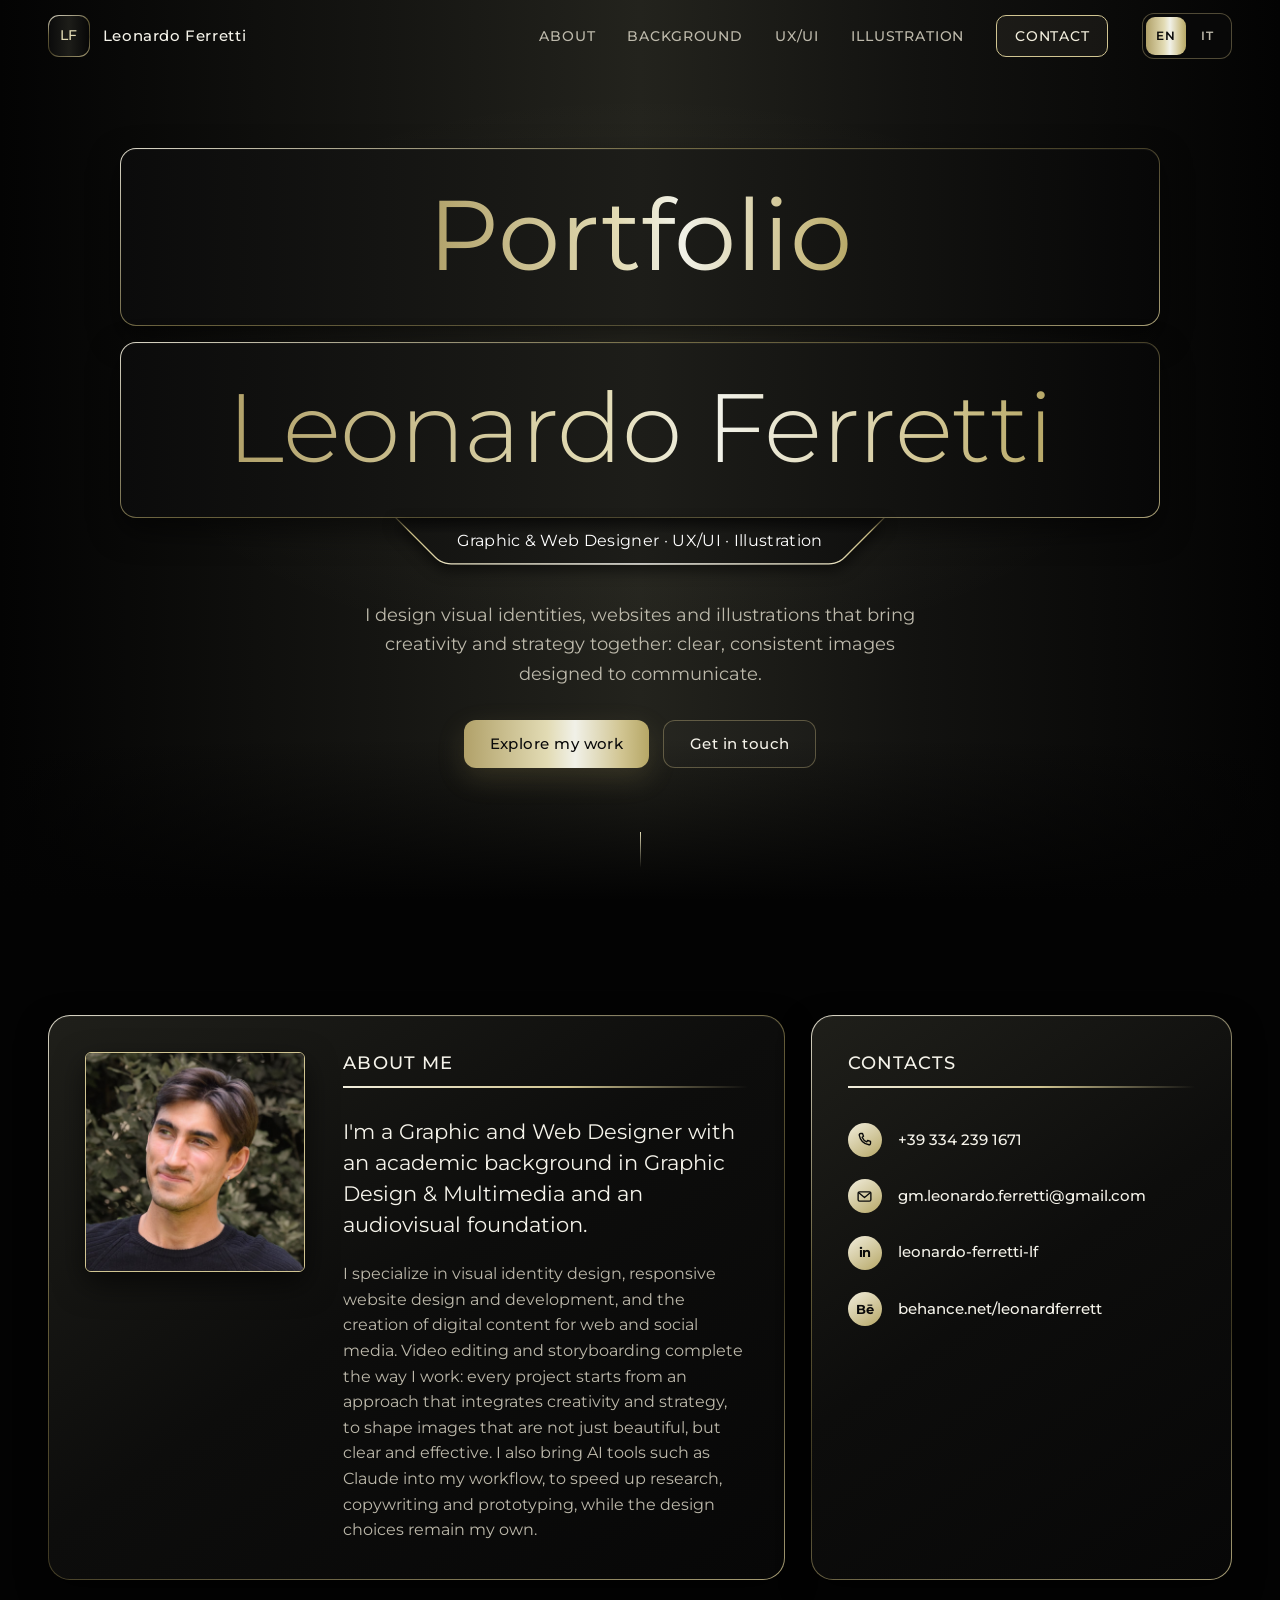
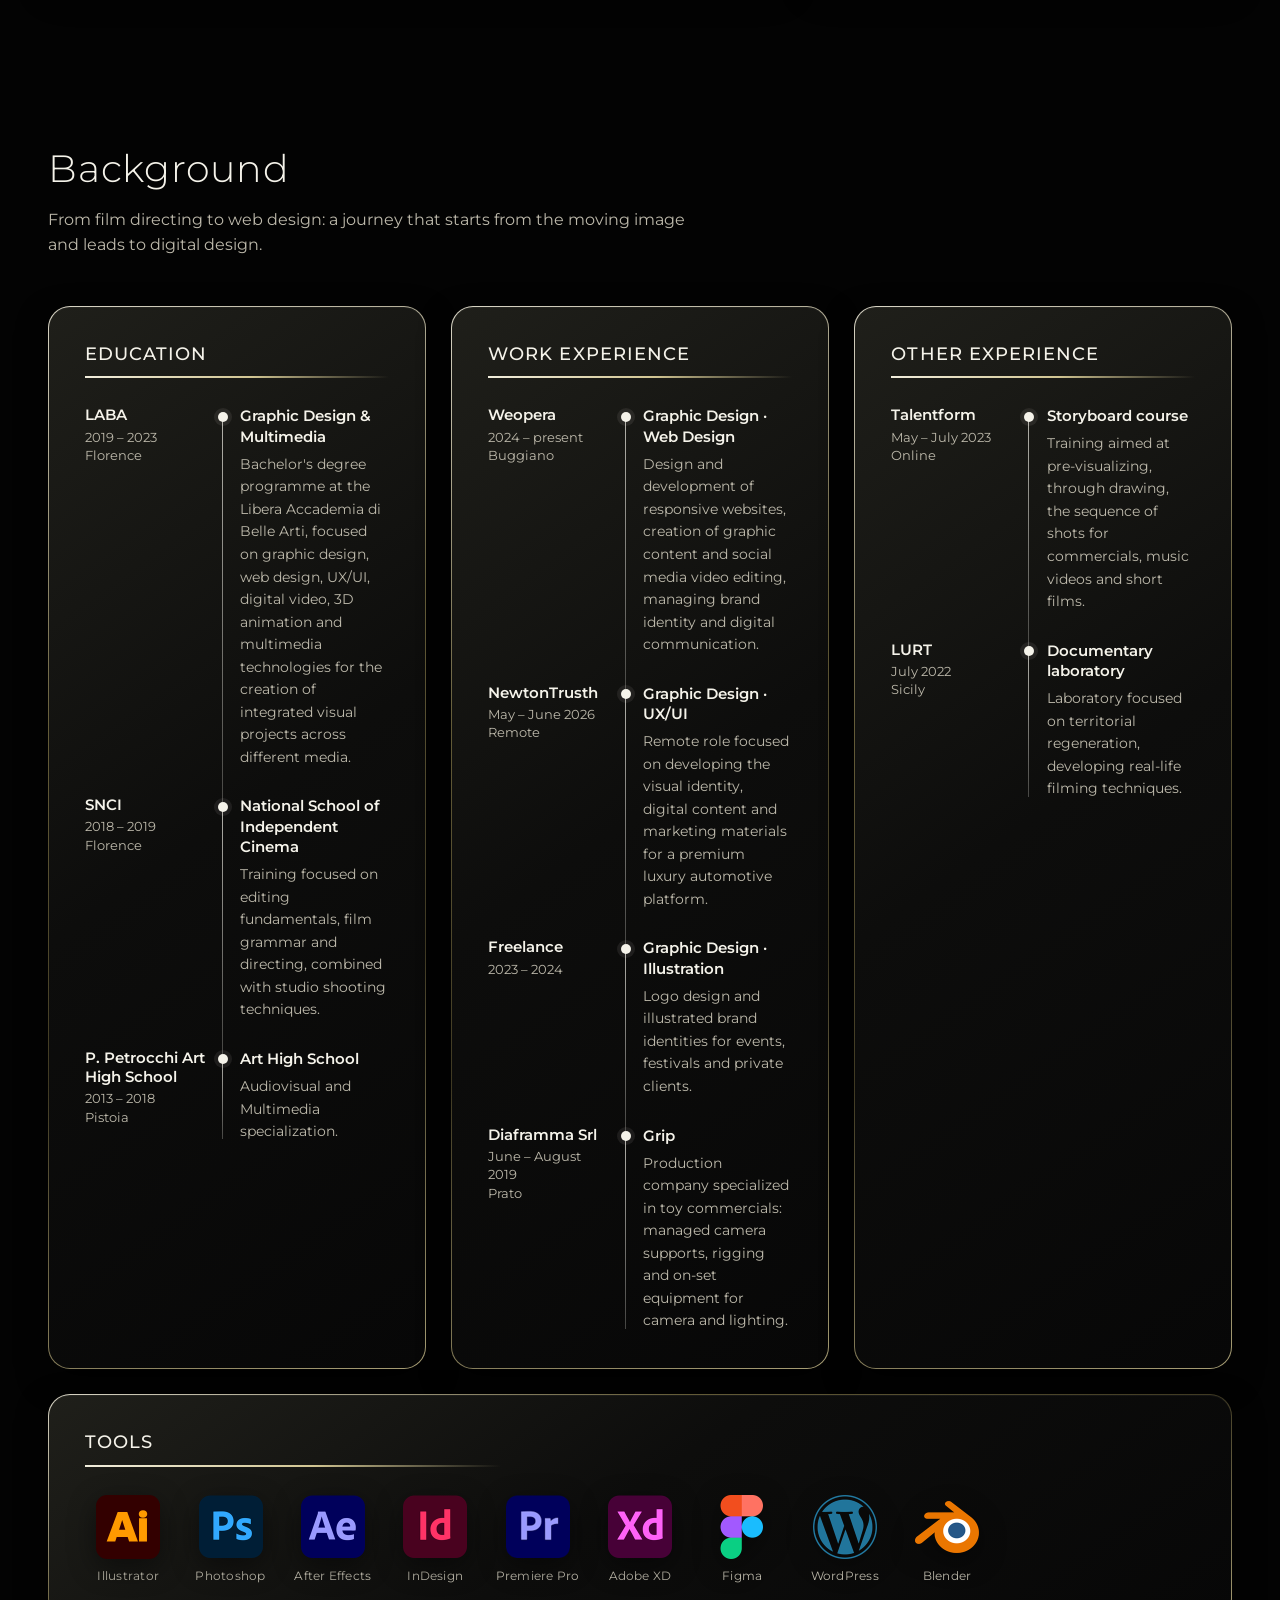
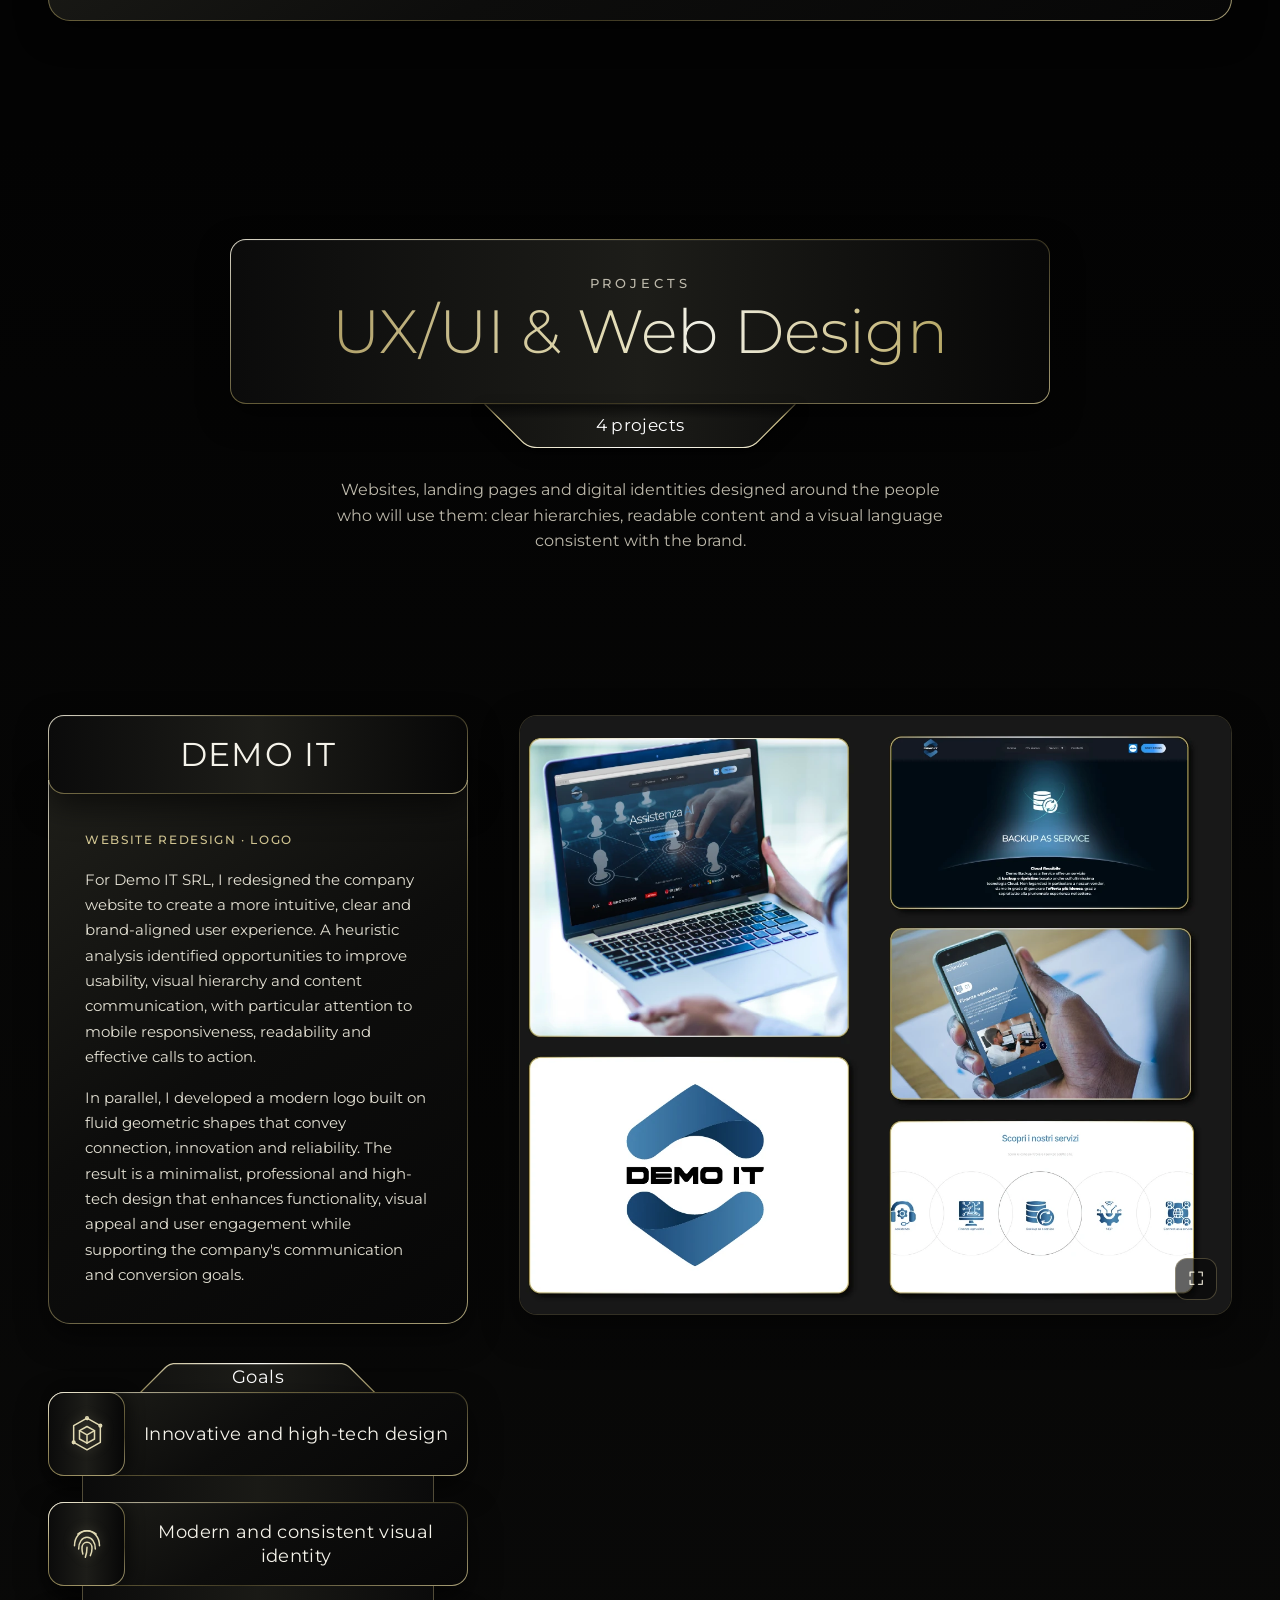
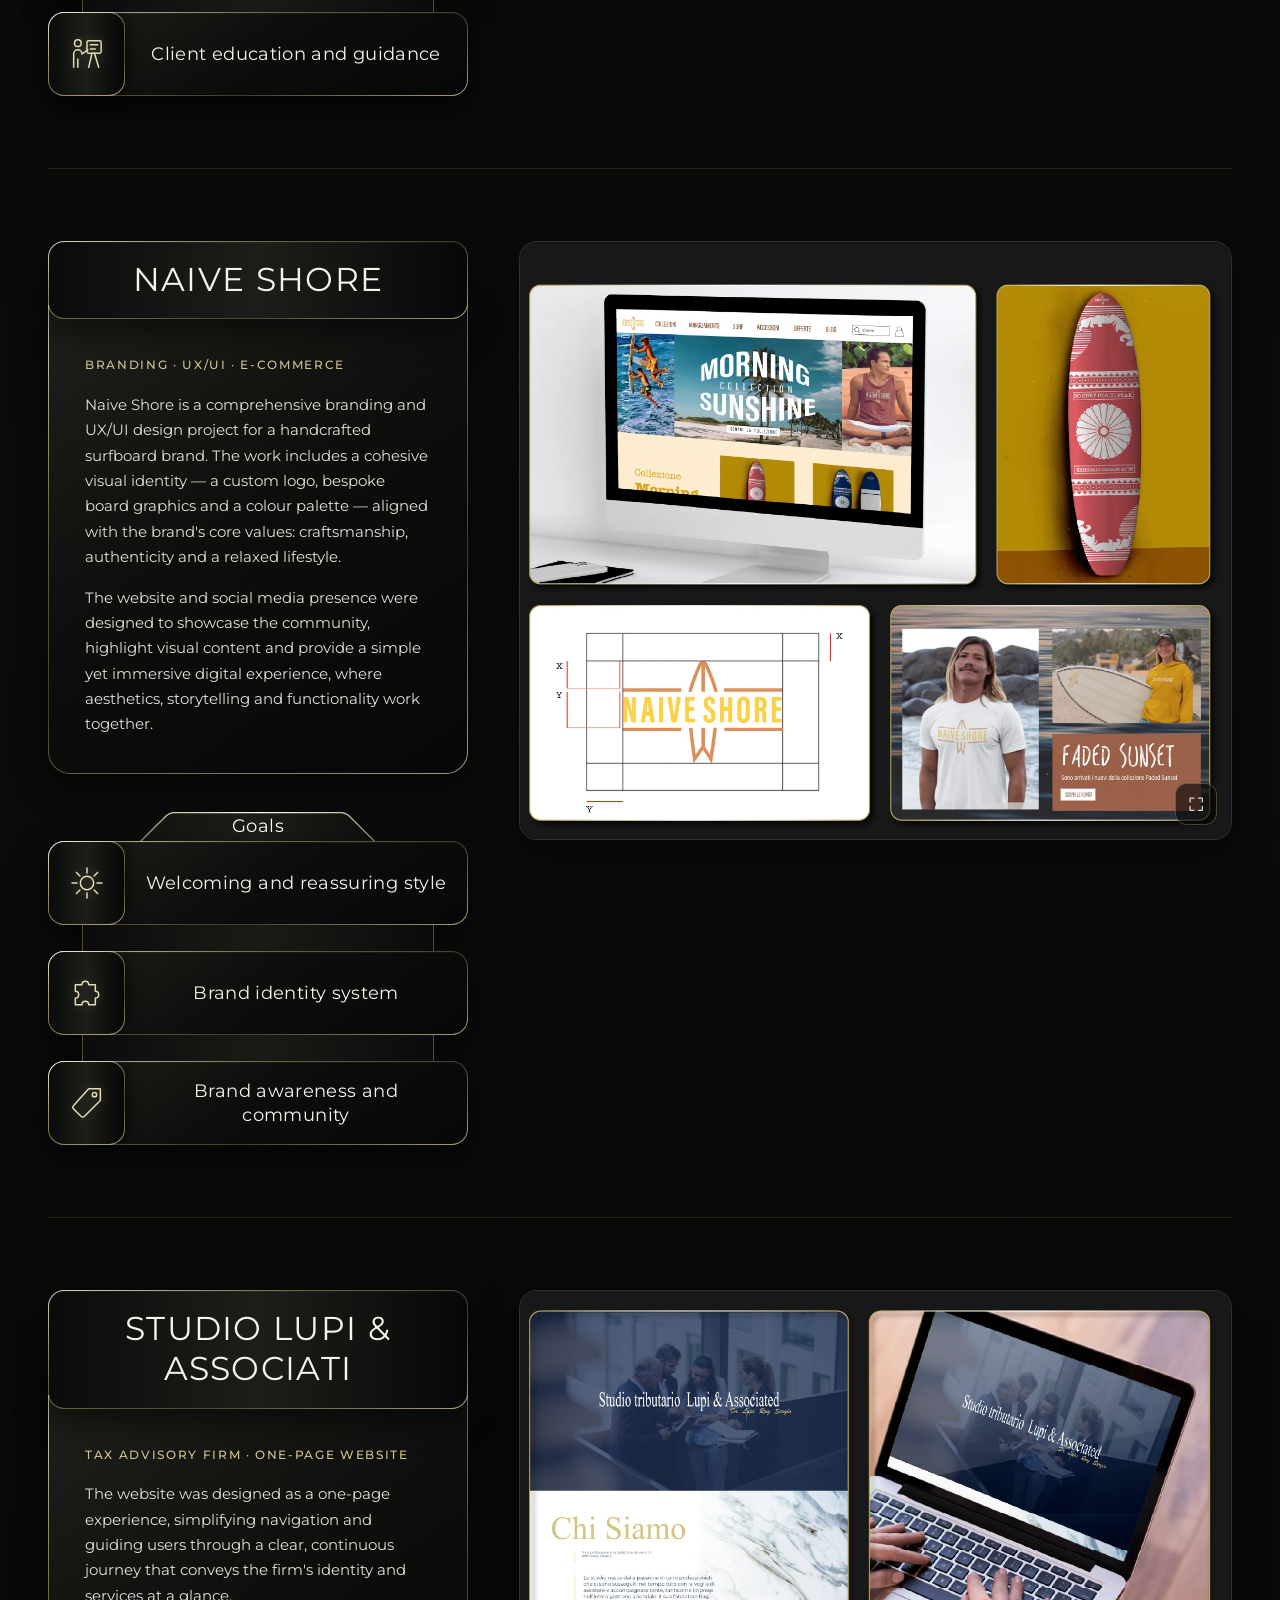
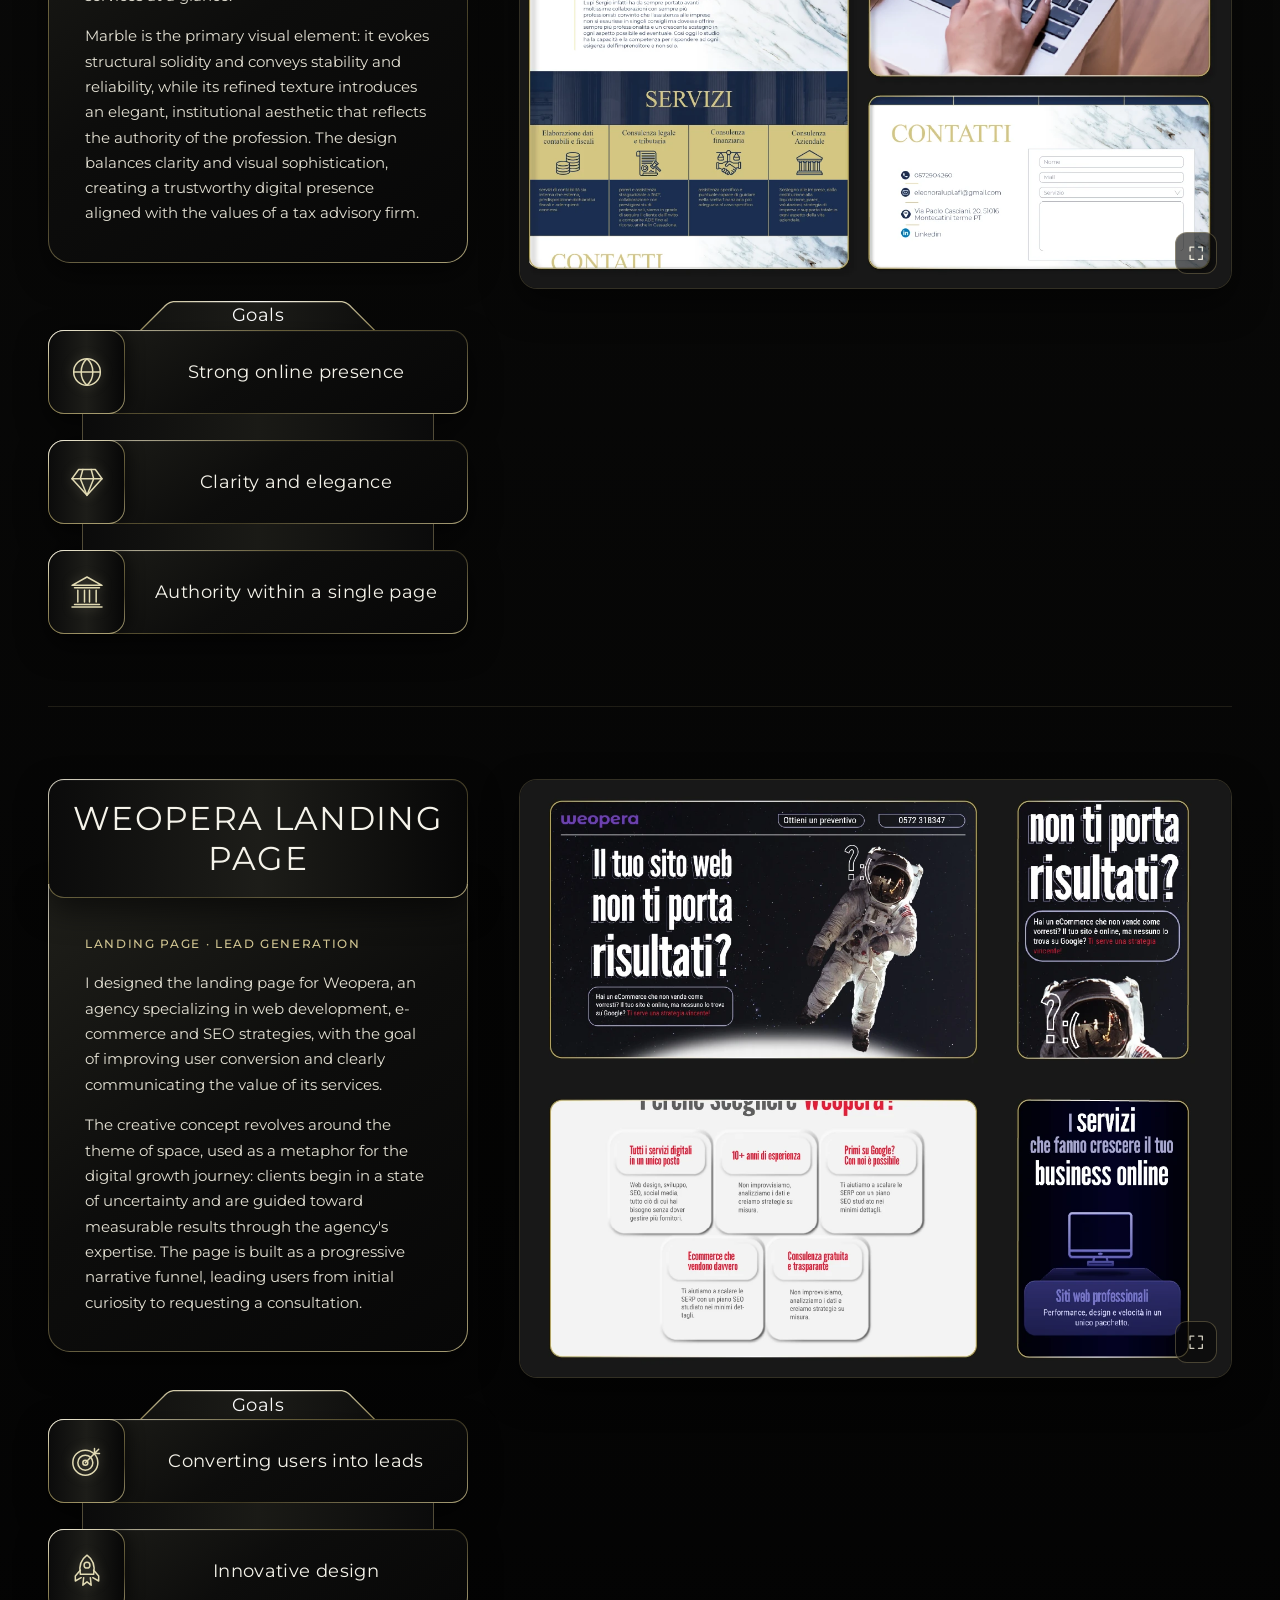
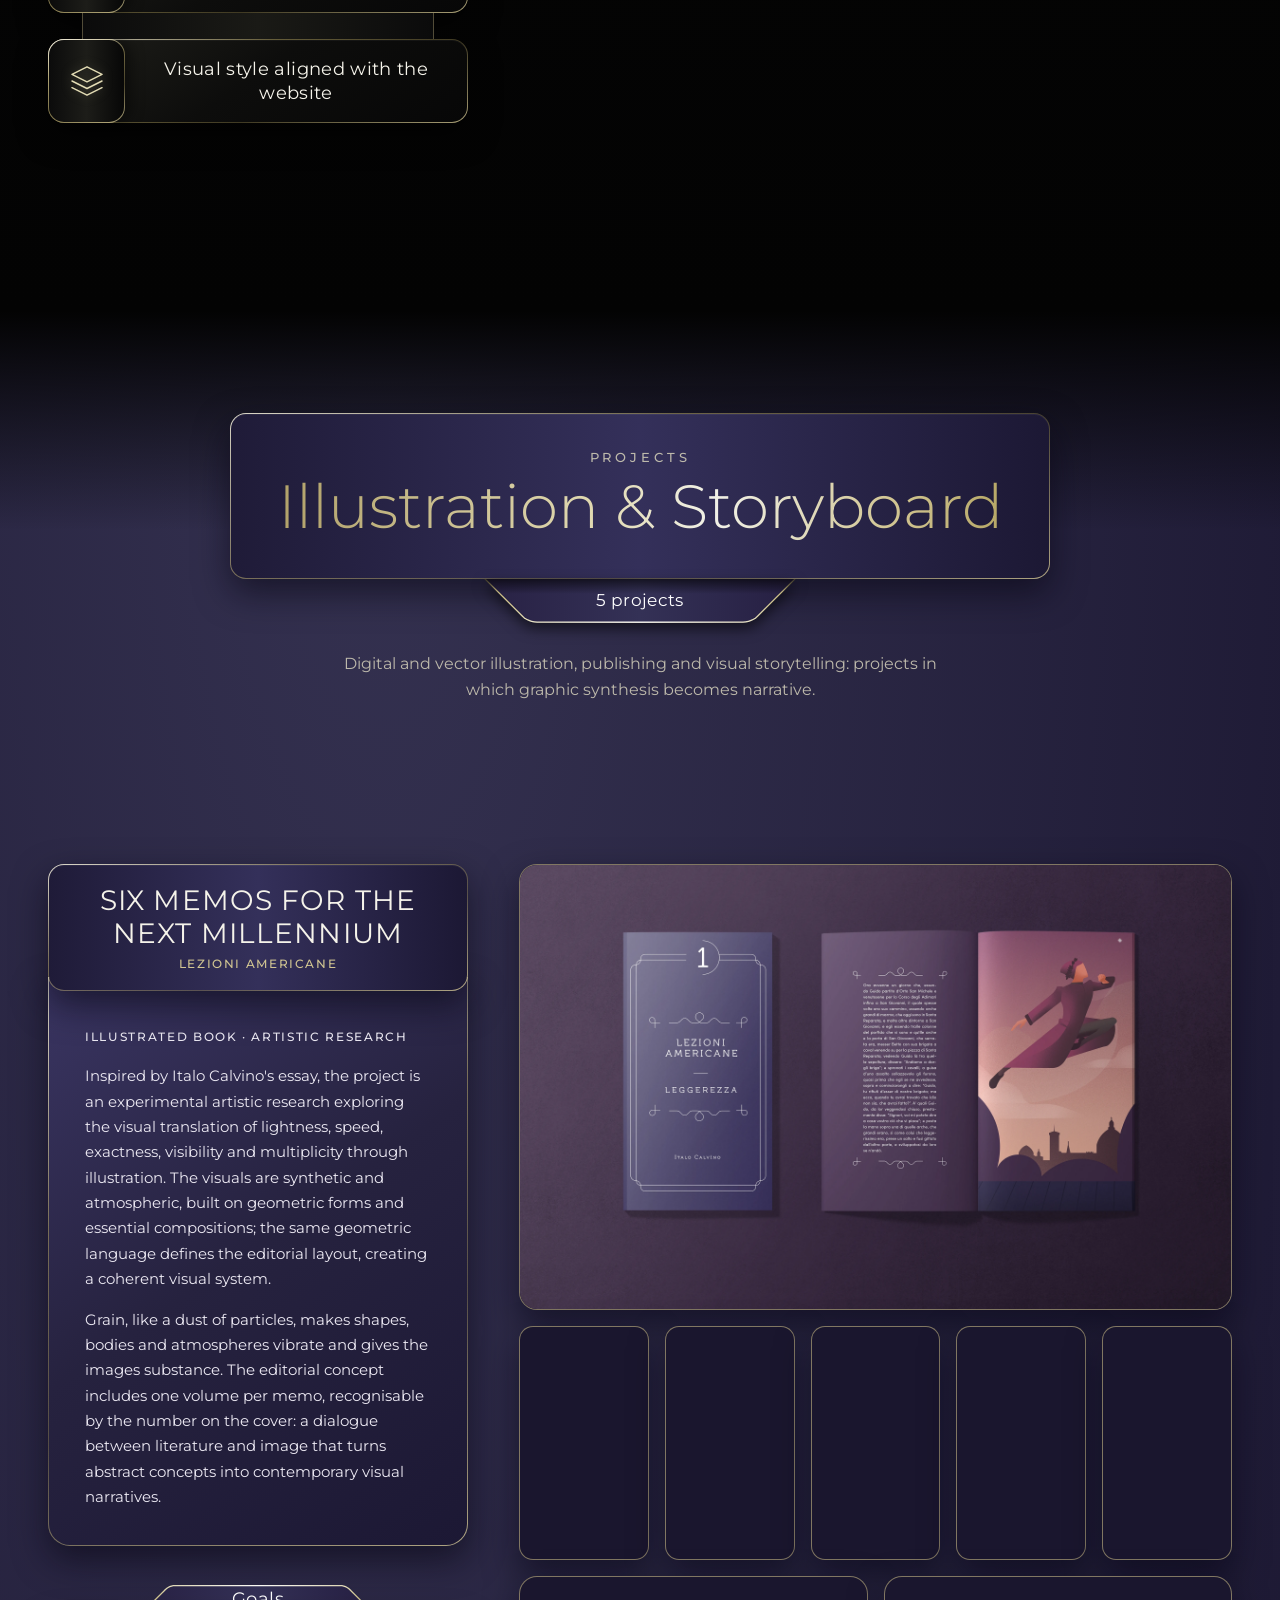
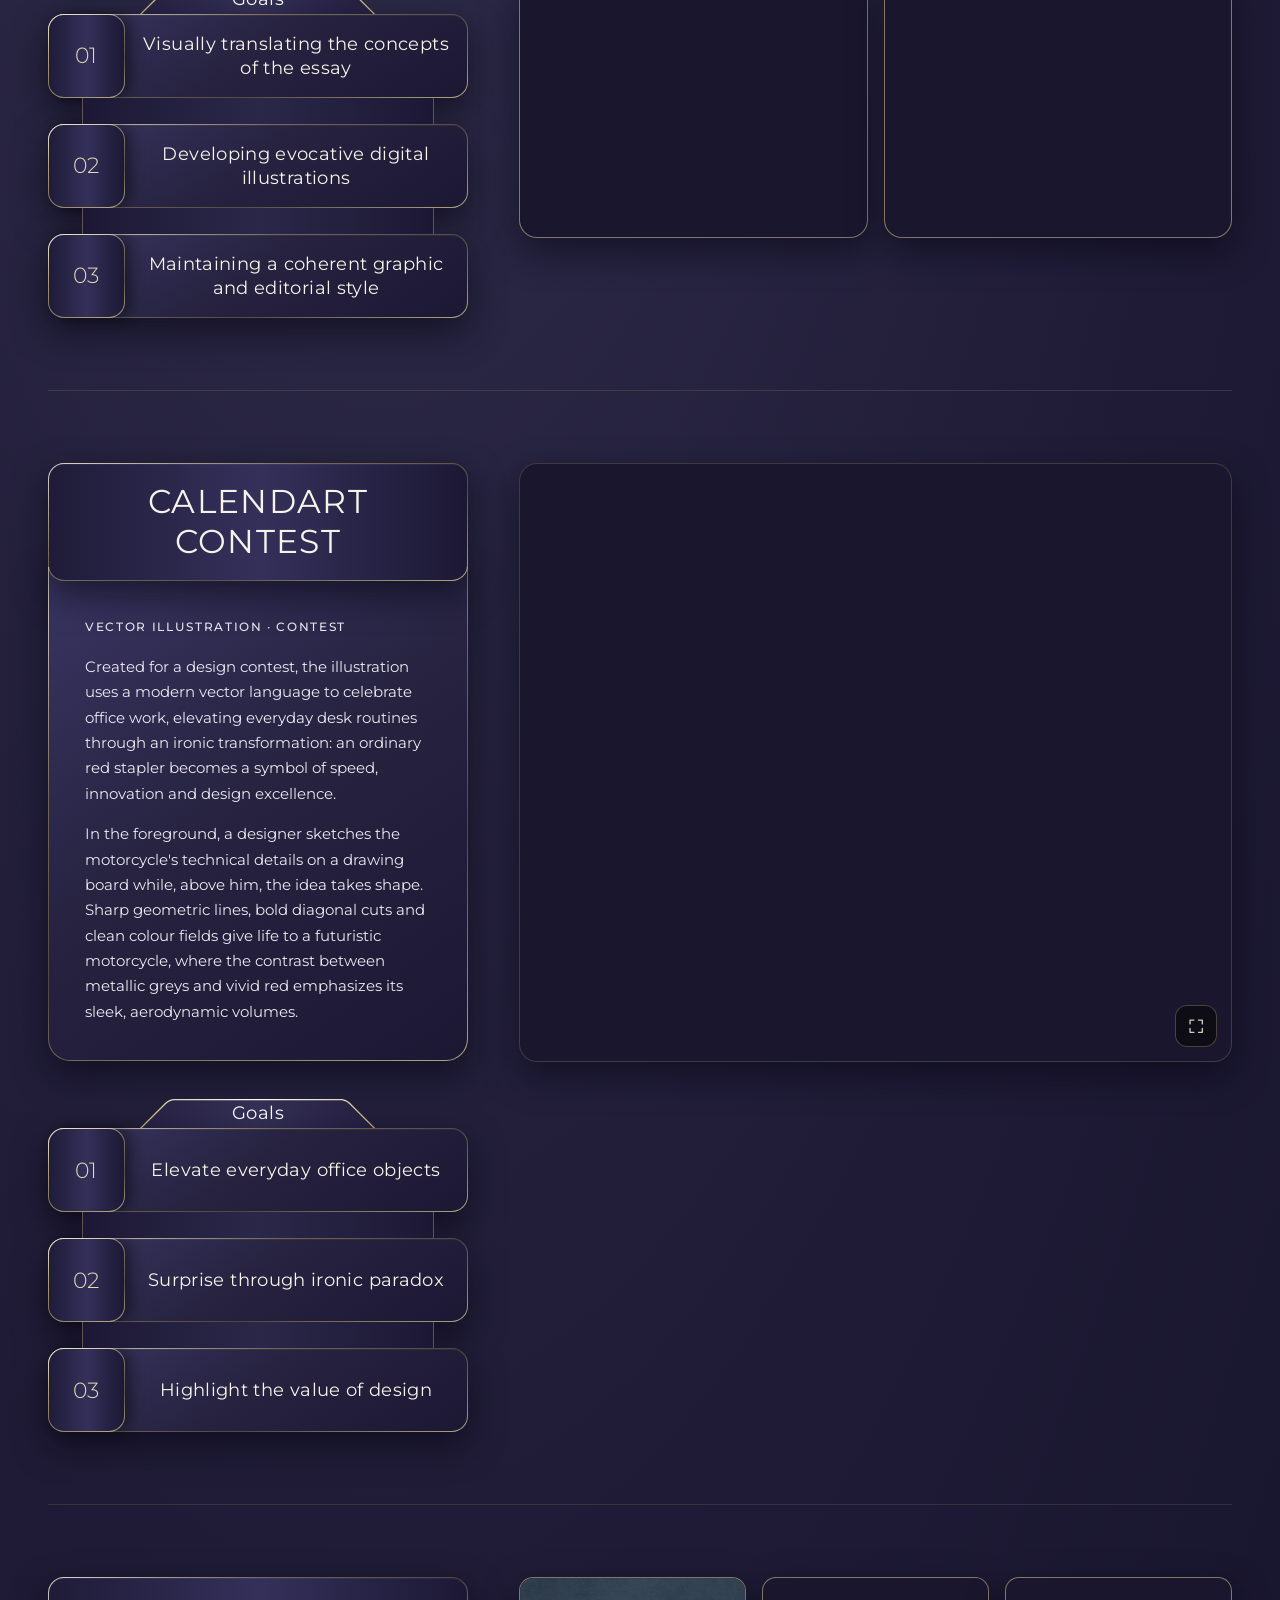
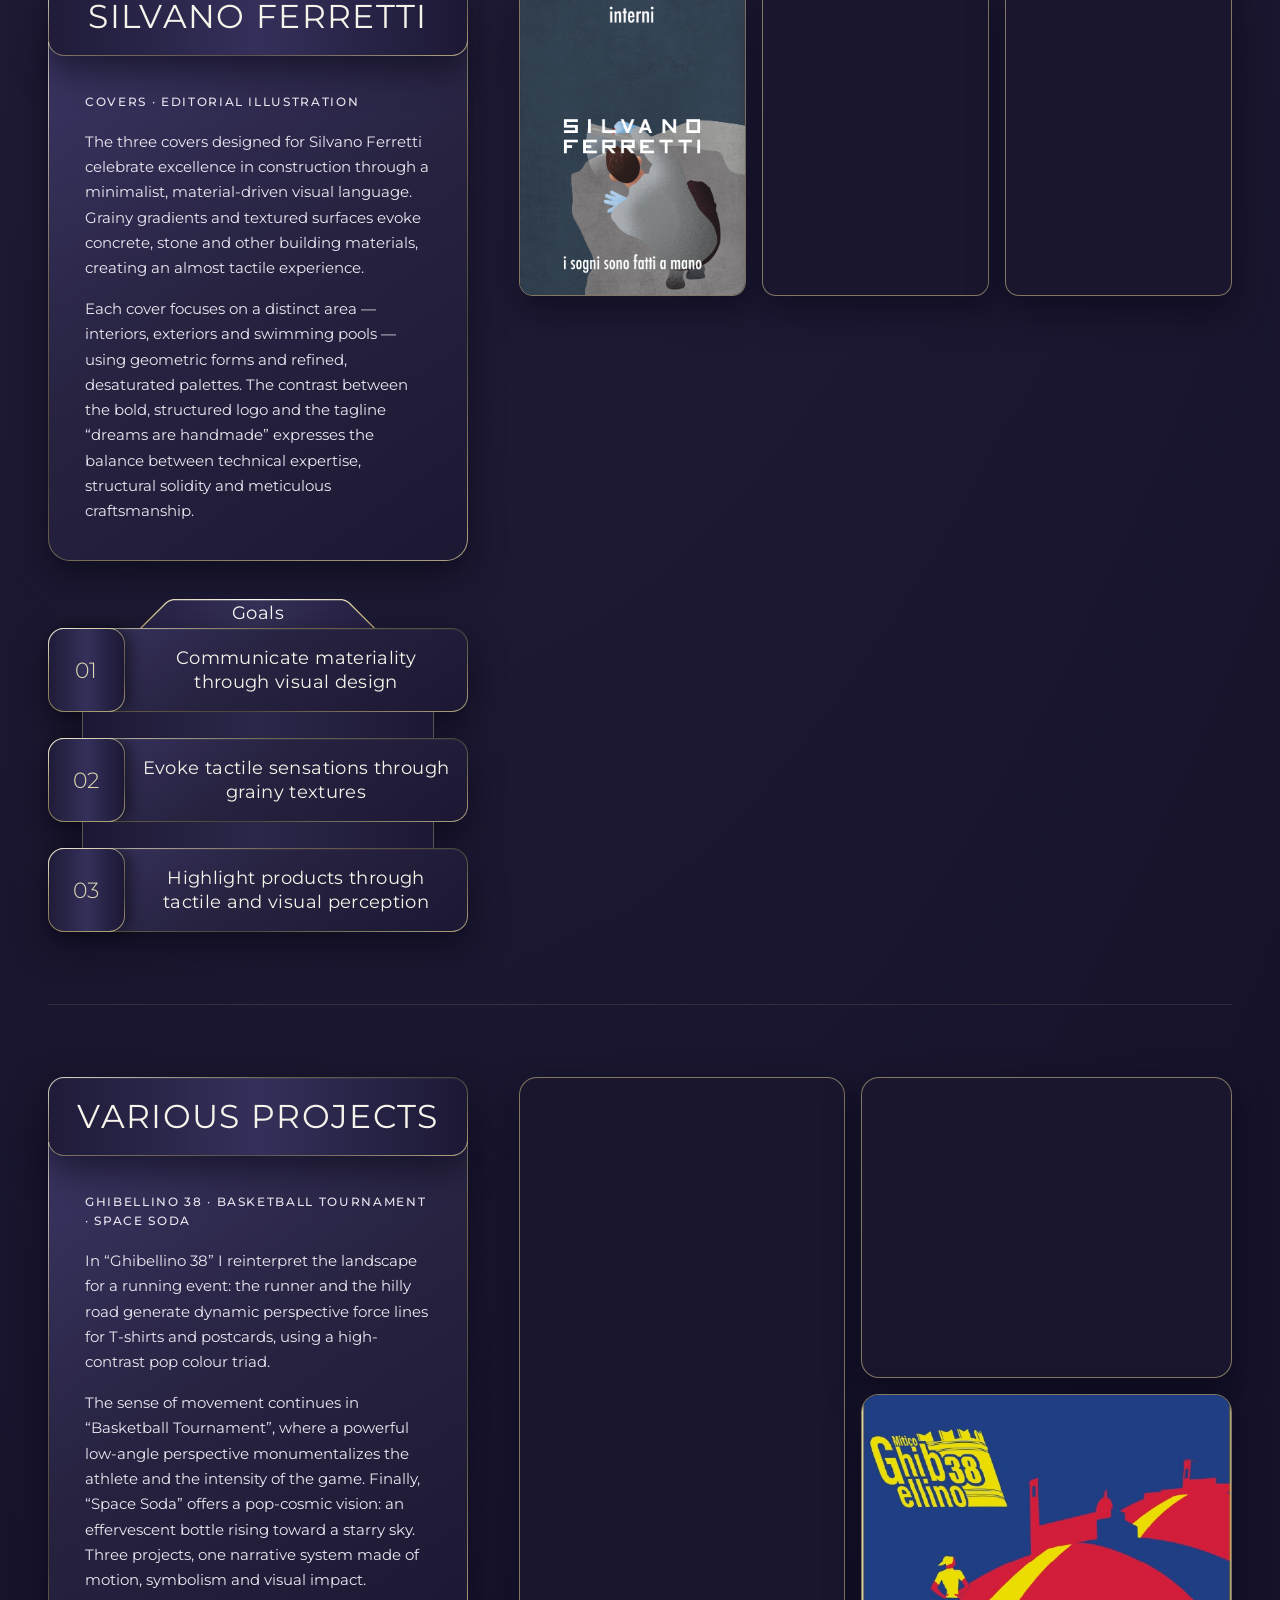
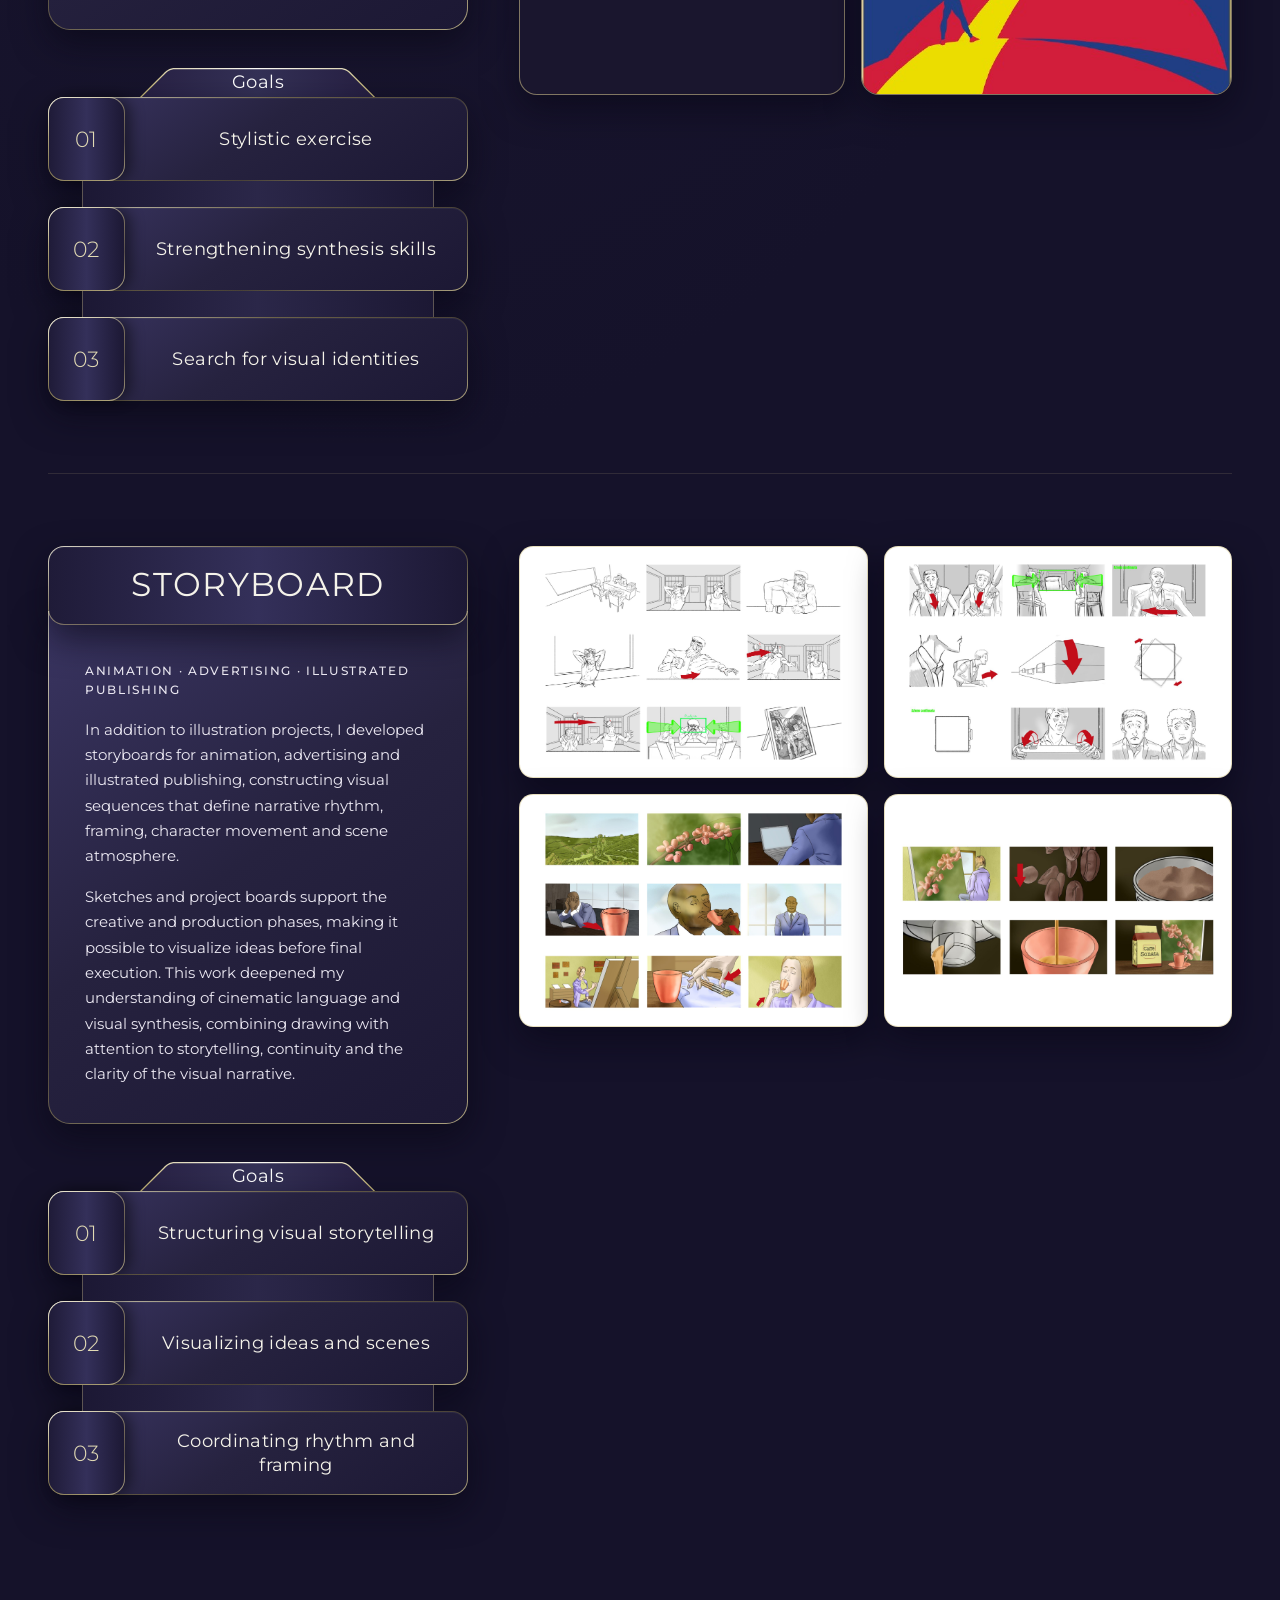
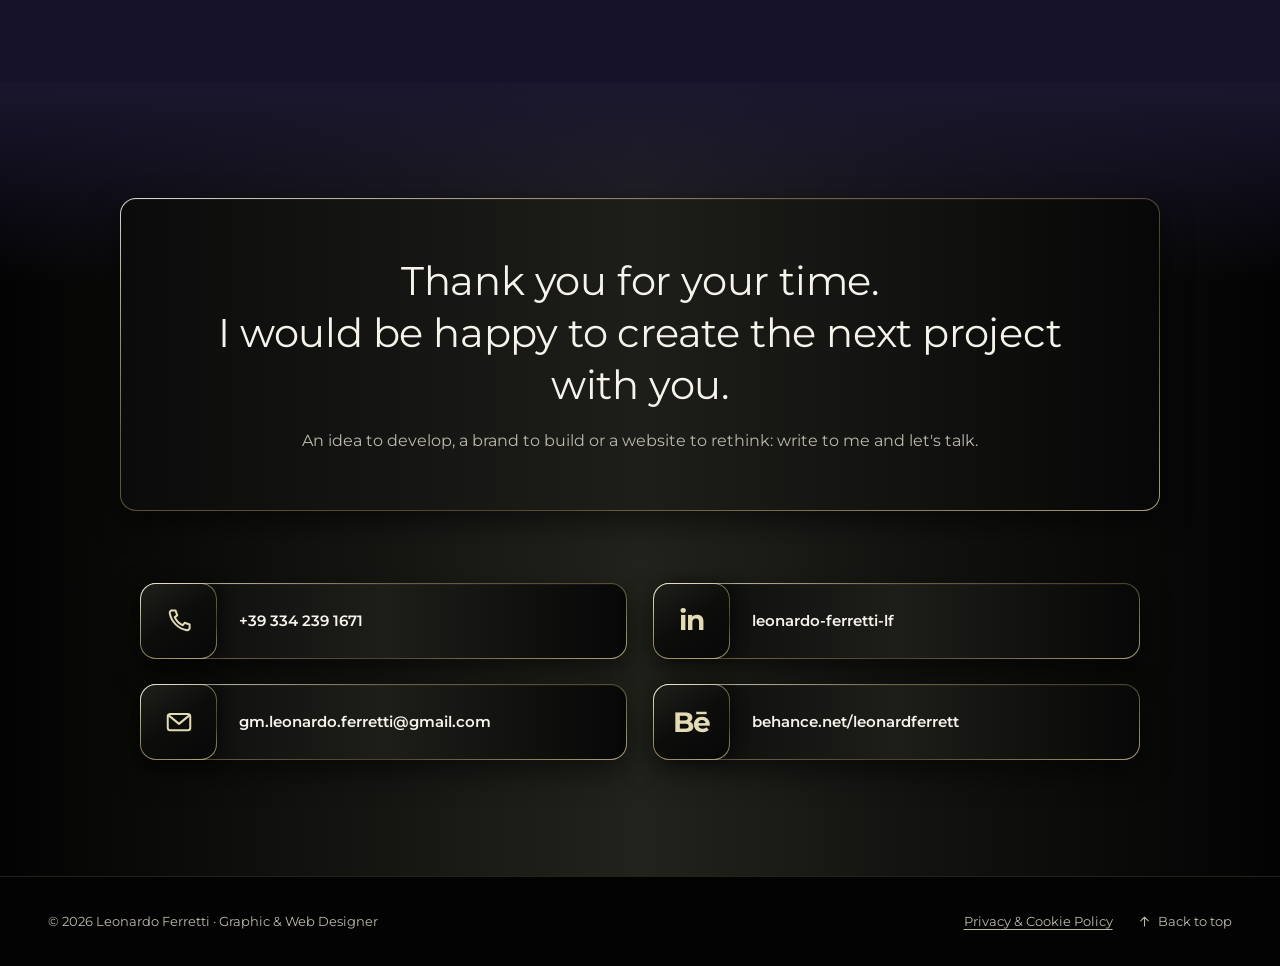
<file: index.html>
<!doctype html>
<html lang="en">
<head>
  <meta charset="utf-8">
  <meta name="viewport" content="width=device-width, initial-scale=1">
  <title>Leonardo Ferretti — Graphic &amp; Web Designer, UX/UI, Illustrator</title>
  <meta name="description" content="Portfolio of Leonardo Ferretti, Graphic and Web Designer: visual identities, responsive websites, UX/UI, illustration and storyboard.">
  <meta name="theme-color" content="#0a0a0a">
  <meta property="og:title" content="Leonardo Ferretti — Portfolio">
  <meta property="og:description" content="Graphic & Web Designer · UX/UI · Illustration · Storyboard">
  <meta property="og:image" content="assets/images/ux-ui/ux-ui-01.webp">
  <meta property="og:locale" content="en_GB">
  <meta property="og:locale:alternate" content="it_IT">
  <link rel="alternate" hreflang="en" href="./">
  <link rel="alternate" hreflang="it" href="it/">
  <link rel="alternate" hreflang="x-default" href="./">
  <link rel="icon" href="favicon.ico" sizes="48x48">
  <link rel="icon" href="favicon.svg" type="image/svg+xml">
  <link rel="apple-touch-icon" href="apple-touch-icon.png">
  <link rel="stylesheet" href="assets/css/tokens.css">
  <link rel="stylesheet" href="assets/css/style.css">
  <script>document.documentElement.classList.add('js');</script>
  <script src="assets/js/main.js" defer></script>
</head>
<body>

<!-- Icons (inline SVG sprite) -->
<svg class="sprite" aria-hidden="true" focusable="false" xmlns="http://www.w3.org/2000/svg">
  <symbol id="i-phone" viewBox="0 0 24 24"><path d="M6.6 3.5h2.6l1.4 4-2 1.4a12 12 0 0 0 6.5 6.5l1.4-2 4 1.4v2.6a2 2 0 0 1-2.2 2A17 17 0 0 1 4.6 5.7a2 2 0 0 1 2-2.2Z"/></symbol>
  <symbol id="i-mail" viewBox="0 0 24 24"><rect x="3" y="5.5" width="18" height="13" rx="2"/><path d="m3.5 6.5 8.5 7 8.5-7"/></symbol>
  <symbol id="i-arrow" viewBox="0 0 24 24"><path d="M5 12h14M13 6l6 6-6 6"/></symbol>
  <symbol id="i-up" viewBox="0 0 24 24"><path d="M12 19V5M6 11l6-6 6 6"/></symbol>
  <symbol id="i-close" viewBox="0 0 24 24"><path d="M6 6l12 12M18 6 6 18"/></symbol>
  <symbol id="i-prev" viewBox="0 0 24 24"><path d="M15 5l-7 7 7 7"/></symbol>
  <symbol id="i-next" viewBox="0 0 24 24"><path d="M9 5l7 7-7 7"/></symbol>
  <symbol id="i-expand" viewBox="0 0 24 24"><path d="M4 9V4h5M20 9V4h-5M4 15v5h5M20 15v5h-5"/></symbol>
  <!-- Goal icons -->
  <symbol id="g-cube" viewBox="0 0 48 48"><path d="M24 5 40 14v20L24 43 8 34V14Z"/><path d="M24 15l9 5v10l-9 5-9-5V20Z"/><path d="M15 20l9 5 9-5M24 25v10"/><circle cx="24" cy="5" r="1.6"/><circle cx="40" cy="14" r="1.6"/><circle cx="8" cy="34" r="1.6"/></symbol>
  <symbol id="g-print" viewBox="0 0 48 48"><path d="M14 30c0-8 4-14 10-14s10 6 10 14"/><path d="M19 36c-1-3-1-5-1-7 0-4 2.5-7 6-7s6 3 6 7c0 3-.5 6-2 9"/><path d="M24 28c0 4-.5 8-2 12"/><path d="M9 26c0-10 7-18 15-18s15 8 15 18"/><path d="M13 12a17 17 0 0 1 22 0"/></symbol>
  <symbol id="g-teach" viewBox="0 0 48 48"><circle cx="13" cy="11" r="4"/><path d="M8 40V24a5 5 0 0 1 10 0l7-5"/><path d="M13 30v10"/><rect x="24" y="8" width="17" height="15" rx="2"/><path d="M28 13h9M28 18h6M33 23l5 17M30 23l-4 17"/></symbol>
  <symbol id="g-sun" viewBox="0 0 48 48"><circle cx="24" cy="24" r="8"/><path d="M24 6v6M24 36v6M6 24h6M36 24h6M11.3 11.3l4.2 4.2M32.5 32.5l4.2 4.2M11.3 36.7l4.2-4.2M32.5 15.5l4.2-4.2"/></symbol>
  <symbol id="g-puzzle" viewBox="0 0 48 48"><path d="M10 14h8a4 4 0 1 1 8 0h8v8a4 4 0 1 1 0 8v8h-8a4 4 0 1 0-8 0h-8v-8a4 4 0 1 0 0-8Z"/></symbol>
  <symbol id="g-tag" viewBox="0 0 48 48"><path d="M26 7h14v14L21 40a3 3 0 0 1-4.2 0L8 31.2a3 3 0 0 1 0-4.2Z"/><circle cx="33" cy="14" r="2.6"/></symbol>
  <symbol id="g-globe" viewBox="0 0 48 48"><circle cx="24" cy="24" r="16"/><path d="M8 24h32M24 8c5 4.5 7 10 7 16s-2 11.5-7 16c-5-4.5-7-10-7-16s2-11.5 7-16Z"/></symbol>
  <symbol id="g-gem" viewBox="0 0 48 48"><path d="M14 9h20l8 11-18 20L6 20Z"/><path d="M6 20h36M19 9l-3 11 8 20 8-20-3-11"/></symbol>
  <symbol id="g-column" viewBox="0 0 48 48"><path d="M6 16 24 6l18 10Z"/><path d="M9 19h30M9 39h30M6 42h36"/><path d="M13 22v14M21 22v14M27 22v14M35 22v14"/></symbol>
  <symbol id="g-target" viewBox="0 0 48 48"><circle cx="22" cy="26" r="15"/><circle cx="22" cy="26" r="9"/><circle cx="22" cy="26" r="3"/><path d="M22 26 38 10M33 9v6h6"/></symbol>
  <symbol id="g-rocket" viewBox="0 0 48 48"><path d="M24 5c7 5 10 13 8 23H16C14 18 17 10 24 5Z"/><circle cx="24" cy="17" r="3.5"/><path d="M16 23l-6 7v6l7-4M32 23l6 7v6l-7-4M20 32l-1 9 5-4 5 4-1-9"/></symbol>
  <symbol id="g-layers" viewBox="0 0 48 48"><path d="M24 7 42 16 24 25 6 16Z"/><path d="M6 24l18 9 18-9M6 32l18 9 18-9"/></symbol>
</svg>

<a class="skip-link" href="#main">Skip to content</a>

<header class="site-header" data-header>
  <div class="site-header__inner">
    <a class="brand" href="#top" aria-label="Leonardo Ferretti — back to top">
      <span class="brand__mark" aria-hidden="true">LF</span>
      <span class="brand__name">Leonardo Ferretti</span>
    </a>
    <div class="lang-switch" role="group" aria-label="Site language">
      <a href="index.html" lang="en" hreflang="en" aria-current="page" aria-label="English">EN</a>
      <a href="it/index.html" lang="it" hreflang="it" aria-label="Italiano" data-lang-link>IT</a>
    </div>
    <button class="nav-toggle" type="button" aria-expanded="false" aria-controls="site-nav" data-nav-toggle>
      <span class="nav-toggle__bars" aria-hidden="true"></span>
      <span class="visually-hidden">Open the menu</span>
    </button>
    <nav class="site-nav" id="site-nav" aria-label="Main navigation" data-nav>
      <ul>
        <li><a href="#chi-sono">About</a></li>
        <li><a href="#percorso">Background</a></li>
        <li><a href="#ux-ui">UX/UI</a></li>
        <li><a href="#illustrazione">Illustration</a></li>
        <li><a class="site-nav__cta" href="#contatti">Contact</a></li>
      </ul>
    </nav>
  </div>
</header>

<main id="main">

  <!-- ============ HERO ============ -->
  <section class="hero" id="top" aria-labelledby="hero-title">
    <div class="container hero__inner">
      <h1 class="hero__title" id="hero-title">
        <span class="frame hero__frame hero__frame--small"><span class="text-gold">Portfolio</span></span>
        <span class="frame hero__frame hero__frame--name"><span class="text-gold">Leonardo Ferretti</span></span>
      </h1>
      <p class="tab tab--down hero__tab"><span>Graphic &amp; Web Designer</span><span class="hero__tab-sep" aria-hidden="true"> · </span><span>UX/UI · Illustration</span></p>
      <p class="hero__lead">
        I design visual identities, websites and illustrations that bring creativity and strategy together:
        clear, consistent images designed to communicate.
      </p>
      <div class="hero__actions">
        <a class="btn btn--gold" href="#ux-ui">Explore my work</a>
        <a class="btn btn--ghost" href="#contatti">Get in touch</a>
      </div>
    </div>
    <a class="hero__scroll" href="#chi-sono" aria-label="Scroll to About me"><span aria-hidden="true"></span></a>
  </section>

  <!-- ============ ABOUT + CONTACTS ============ -->
  <section class="section" id="chi-sono" aria-labelledby="about-title">
    <div class="container bento bento--about">
      <article class="card about reveal">
        <figure class="about__photo">
          <img src="assets/images/profilo.jpg" alt="Portrait of Leonardo Ferretti" width="900" height="900" loading="lazy" decoding="async">
        </figure>
        <div class="about__body">
          <h2 class="label" id="about-title">About me</h2>
          <p class="about__intro">
            I'm a Graphic and Web Designer with an academic background in Graphic Design &amp; Multimedia
            and an audiovisual foundation.
          </p>
          <p>
            I specialize in visual identity design, responsive website design and development, and the creation of
            digital content for web and social media. Video editing and storyboarding complete the way I work:
            every project starts from an approach that integrates creativity and strategy, to shape images that are
            not just beautiful, but clear and effective. I also bring AI tools such as Claude into my workflow, to
            speed up research, copywriting and prototyping, while the design choices remain my own.
          </p>
        </div>
      </article>

      <aside class="card contacts reveal" aria-labelledby="contacts-title">
        <h2 class="label" id="contacts-title">Contacts</h2>
        <ul class="contact-list">
          <li><a href="tel:+393342391671"><span class="contact-list__icon"><svg class="icon" aria-hidden="true"><use href="#i-phone"/></svg></span>+39 334 239 1671</a></li>
          <li><a href="mailto:gm.leonardo.ferretti@gmail.com"><span class="contact-list__icon"><svg class="icon" aria-hidden="true"><use href="#i-mail"/></svg></span>gm.leonardo.ferretti<wbr>@gmail.com</a></li>
          <li><a href="https://www.linkedin.com/in/leonardo-ferretti-lf" target="_blank" rel="noopener"><span class="contact-list__icon contact-list__icon--txt" aria-hidden="true">in</span>leonardo-ferretti-lf<span class="visually-hidden"> (LinkedIn, opens in a new tab)</span></a></li>
          <li><a href="https://www.behance.net/leonardferrett" target="_blank" rel="noopener"><span class="contact-list__icon contact-list__icon--txt" aria-hidden="true">Bē</span>behance.net/leonardferrett<span class="visually-hidden"> (Behance, opens in a new tab)</span></a></li>
        </ul>
      </aside>
    </div>
  </section>

  <!-- ============ BACKGROUND ============ -->
  <section class="section" id="percorso" aria-labelledby="path-title">
    <div class="container">
      <header class="section-head reveal">
        <h2 class="section-head__title" id="path-title">Background</h2>
        <p class="section-head__lead">From film directing to web design: a journey that starts from the moving image and leads to digital design.</p>
      </header>

      <div class="bento bento--three">
        <article class="card reveal" aria-labelledby="edu-title">
          <h3 class="label" id="edu-title">Education</h3>
          <ol class="timeline">
            <li class="timeline__item">
              <div class="timeline__meta"><strong>LABA</strong><span>2019 – 2023</span><span>Florence</span></div>
              <div class="timeline__body">
                <h4>Graphic Design &amp; Multimedia</h4>
                <p>Bachelor's degree programme at the Libera Accademia di Belle Arti, focused on graphic design, web design, UX/UI, digital video, 3D animation and multimedia technologies for the creation of integrated visual projects across different media.</p>
              </div>
            </li>
            <li class="timeline__item">
              <div class="timeline__meta"><strong>SNCI</strong><span>2018 – 2019</span><span>Florence</span></div>
              <div class="timeline__body">
                <h4>National School of Independent Cinema</h4>
                <p>Training focused on editing fundamentals, film grammar and directing, combined with studio shooting techniques.</p>
              </div>
            </li>
            <li class="timeline__item">
              <div class="timeline__meta"><strong>P. Petrocchi Art High School</strong><span>2013 – 2018</span><span>Pistoia</span></div>
              <div class="timeline__body">
                <h4>Art High School</h4>
                <p>Audiovisual and Multimedia specialization.</p>
              </div>
            </li>
          </ol>
        </article>

        <article class="card reveal" aria-labelledby="work-title">
          <h3 class="label" id="work-title">Work experience</h3>
          <ol class="timeline">
            <li class="timeline__item">
              <div class="timeline__meta"><strong>Weopera</strong><span>2024 – present</span><span>Buggiano</span></div>
              <div class="timeline__body">
                <h4>Graphic Design · Web Design</h4>
                <p>Design and development of responsive websites, creation of graphic content and social media video editing, managing brand identity and digital communication.</p>
              </div>
            </li>
            <li class="timeline__item">
              <div class="timeline__meta"><strong>NewtonTrusth</strong><span>May – June 2026</span><span>Remote</span></div>
              <div class="timeline__body">
                <h4>Graphic Design · UX/UI</h4>
                <p>Remote role focused on developing the visual identity, digital content and marketing materials for a premium luxury automotive platform.</p>
              </div>
            </li>
            <li class="timeline__item">
              <div class="timeline__meta"><strong>Freelance</strong><span>2023 – 2024</span></div>
              <div class="timeline__body">
                <h4>Graphic Design · Illustration</h4>
                <p>Logo design and illustrated brand identities for events, festivals and private clients.</p>
              </div>
            </li>
            <li class="timeline__item">
              <div class="timeline__meta"><strong>Diaframma Srl</strong><span>June – August 2019</span><span>Prato</span></div>
              <div class="timeline__body">
                <h4>Grip</h4>
                <p>Production company specialized in toy commercials: managed camera supports, rigging and on-set equipment for camera and lighting.</p>
              </div>
            </li>
          </ol>
        </article>

        <article class="card reveal" aria-labelledby="other-title">
          <h3 class="label" id="other-title">Other experience</h3>
          <ol class="timeline">
            <li class="timeline__item">
              <div class="timeline__meta"><strong>Talentform</strong><span>May – July 2023</span><span>Online</span></div>
              <div class="timeline__body">
                <h4>Storyboard course</h4>
                <p>Training aimed at pre-visualizing, through drawing, the sequence of shots for commercials, music videos and short films.</p>
              </div>
            </li>
            <li class="timeline__item">
              <div class="timeline__meta"><strong>LURT</strong><span>July 2022</span><span>Sicily</span></div>
              <div class="timeline__body">
                <h4>Documentary laboratory</h4>
                <p>Laboratory focused on territorial regeneration, developing real-life filming techniques.</p>
              </div>
            </li>
          </ol>
        </article>
      </div>

      <article class="card tools reveal" aria-labelledby="tools-title">
        <h3 class="label" id="tools-title">Tools</h3>
        <ul class="tools__list">
          <li class="tool"><span class="tool__icon"><img src="assets/images/tools/illustrator.svg" alt="" width="64" height="64" loading="lazy" decoding="async"></span><span class="tool__name">Illustrator</span></li>
          <li class="tool"><span class="tool__icon"><img src="assets/images/tools/photoshop.png" alt="" width="64" height="64" loading="lazy" decoding="async"></span><span class="tool__name">Photoshop</span></li>
          <li class="tool"><span class="tool__icon"><img src="assets/images/tools/after-effects.png" alt="" width="64" height="64" loading="lazy" decoding="async"></span><span class="tool__name">After Effects</span></li>
          <li class="tool"><span class="tool__icon"><img src="assets/images/tools/indesign.png" alt="" width="64" height="64" loading="lazy" decoding="async"></span><span class="tool__name">InDesign</span></li>
          <li class="tool"><span class="tool__icon"><img src="assets/images/tools/premiere-pro.png" alt="" width="64" height="64" loading="lazy" decoding="async"></span><span class="tool__name">Premiere Pro</span></li>
          <li class="tool"><span class="tool__icon"><img src="assets/images/tools/xd.png" alt="" width="64" height="64" loading="lazy" decoding="async"></span><span class="tool__name">Adobe XD</span></li>
          <li class="tool"><span class="tool__icon"><img src="assets/images/tools/figma.png" alt="" width="64" height="64" loading="lazy" decoding="async"></span><span class="tool__name">Figma</span></li>
          <li class="tool"><span class="tool__icon"><img src="assets/images/tools/wordpress.png" alt="" width="64" height="64" loading="lazy" decoding="async"></span><span class="tool__name">WordPress</span></li>
          <li class="tool"><span class="tool__icon"><img src="assets/images/tools/blender.png" alt="" width="64" height="64" loading="lazy" decoding="async"></span><span class="tool__name">Blender</span></li>        </ul>
      </article>
    </div>
  </section>

  <!-- ============ UX/UI PROJECTS ============ -->
  <section class="section section--projects" id="ux-ui" aria-labelledby="ux-title">
    <div class="container">
      <header class="cover reveal">
        <h2 class="cover__title" id="ux-title">
          <span class="frame cover__frame"><span class="cover__kicker">Projects</span><span class="text-gold">UX/UI &amp; Web Design</span></span>
        </h2>
        <p class="tab tab--down cover__tab">4 projects</p>
        <p class="cover__lead">Websites, landing pages and digital identities designed around the people who will use them: clear hierarchies, readable content and a visual language consistent with the brand.</p>
      </header>

      <!-- Project 1 -->
      <article class="project" id="demo-it" aria-labelledby="p1-title">
        <div class="project__info">
          <h3 class="frame project__title reveal" id="p1-title">Demo IT</h3>
          <div class="card project__desc reveal">
            <p class="project__type">Website redesign · Logo</p>
            <p>For Demo IT SRL, I redesigned the company website to create a more intuitive, clear and brand-aligned user experience. A heuristic analysis identified opportunities to improve usability, visual hierarchy and content communication, with particular attention to mobile responsiveness, readability and effective calls to action.</p>
            <p>In parallel, I developed a modern logo built on fluid geometric shapes that convey connection, innovation and reliability. The result is a minimalist, professional and high-tech design that enhances functionality, visual appeal and user engagement while supporting the company's communication and conversion goals.</p>
          </div>
          <div class="goals reveal">
            <h4 class="tab tab--up goals__tab">Goals</h4>
            <ul class="goals__list">
              <li class="goal"><span class="goal__icon"><svg aria-hidden="true"><use href="#g-cube"/></svg></span><span class="goal__text">Innovative and high-tech design</span></li>
              <li class="goal"><span class="goal__icon"><svg aria-hidden="true"><use href="#g-print"/></svg></span><span class="goal__text">Modern and consistent visual identity</span></li>
              <li class="goal"><span class="goal__icon"><svg aria-hidden="true"><use href="#g-teach"/></svg></span><span class="goal__text">Client education and guidance</span></li>
            </ul>
          </div>
        </div>
        <div class="project__media reveal">
          <!-- PLACEHOLDER: crop of slide ux-ui-03. Replace with single mockups (desktop site, mobile, logo). -->
          <a class="media crop crop--slide" href="assets/images/ux-ui/ux-ui-03.webp" data-gallery="demo-it" data-caption="Demo IT — website redesign and new logo">
            <img src="assets/images/ux-ui/ux-ui-03.webp" alt="Mockup of the Demo IT website on a laptop and a smartphone, the Backup as a Service page, the services section and the new logo" width="1921" height="1080" loading="lazy" decoding="async">
            <span class="media__zoom" aria-hidden="true"><svg class="icon"><use href="#i-expand"/></svg></span>
          </a>
        </div>
      </article>

      <!-- Project 2 -->
      <article class="project" id="naive-shore" aria-labelledby="p2-title">
        <div class="project__info">
          <h3 class="frame project__title reveal" id="p2-title">Naive Shore</h3>
          <div class="card project__desc reveal">
            <p class="project__type">Branding · UX/UI · E-commerce</p>
            <p>Naive Shore is a comprehensive branding and UX/UI design project for a handcrafted surfboard brand. The work includes a cohesive visual identity — a custom logo, bespoke board graphics and a colour palette — aligned with the brand's core values: craftsmanship, authenticity and a relaxed lifestyle.</p>
            <p>The website and social media presence were designed to showcase the community, highlight visual content and provide a simple yet immersive digital experience, where aesthetics, storytelling and functionality work together.</p>
          </div>
          <div class="goals reveal">
            <h4 class="tab tab--up goals__tab">Goals</h4>
            <ul class="goals__list">
              <li class="goal"><span class="goal__icon"><svg aria-hidden="true"><use href="#g-sun"/></svg></span><span class="goal__text">Welcoming and reassuring style</span></li>
              <li class="goal"><span class="goal__icon"><svg aria-hidden="true"><use href="#g-puzzle"/></svg></span><span class="goal__text">Brand identity system</span></li>
              <li class="goal"><span class="goal__icon"><svg aria-hidden="true"><use href="#g-tag"/></svg></span><span class="goal__text">Brand awareness and community</span></li>
            </ul>
          </div>
        </div>
        <div class="project__media reveal">
          <!-- PLACEHOLDER: crop of slide ux-ui-04. Replace with single mockups. -->
          <a class="media crop crop--slide" href="assets/images/ux-ui/ux-ui-04.webp" data-gallery="naive-shore" data-caption="Naive Shore — branding and e-commerce">
            <img src="assets/images/ux-ui/ux-ui-04.webp" alt="Naive Shore e-commerce website on a monitor, a surfboard with custom graphics, the logo construction grid and social posts for the Faded Sunset collection" width="1921" height="1081" loading="lazy" decoding="async">
            <span class="media__zoom" aria-hidden="true"><svg class="icon"><use href="#i-expand"/></svg></span>
          </a>
        </div>
      </article>

      <!-- Project 3 -->
      <article class="project" id="studio-lupi" aria-labelledby="p3-title">
        <div class="project__info">
          <h3 class="frame project__title reveal" id="p3-title">Studio Lupi &amp; Associati</h3>
          <div class="card project__desc reveal">
            <p class="project__type">Tax advisory firm · One-page website</p>
            <p>The website was designed as a one-page experience, simplifying navigation and guiding users through a clear, continuous journey that conveys the firm's identity and services at a glance.</p>
            <p>Marble is the primary visual element: it evokes structural solidity and conveys stability and reliability, while its refined texture introduces an elegant, institutional aesthetic that reflects the authority of the profession. The design balances clarity and visual sophistication, creating a trustworthy digital presence aligned with the values of a tax advisory firm.</p>
          </div>
          <div class="goals reveal">
            <h4 class="tab tab--up goals__tab">Goals</h4>
            <ul class="goals__list">
              <li class="goal"><span class="goal__icon"><svg aria-hidden="true"><use href="#g-globe"/></svg></span><span class="goal__text">Strong online presence</span></li>
              <li class="goal"><span class="goal__icon"><svg aria-hidden="true"><use href="#g-gem"/></svg></span><span class="goal__text">Clarity and elegance</span></li>
              <li class="goal"><span class="goal__icon"><svg aria-hidden="true"><use href="#g-column"/></svg></span><span class="goal__text">Authority within a single page</span></li>
            </ul>
          </div>
        </div>
        <div class="project__media reveal">
          <!-- PLACEHOLDER: crop of slide ux-ui-05. Replace with single mockups. -->
          <a class="media crop crop--slide" href="assets/images/ux-ui/ux-ui-05.webp" data-gallery="studio-lupi" data-caption="Studio Lupi &amp; Associati — one-page website">
            <img src="assets/images/ux-ui/ux-ui-05.webp" alt="Mockup of the one-page website for the Lupi &amp; Associati tax advisory firm, with a marble texture" width="1921" height="1080" loading="lazy" decoding="async">
            <span class="media__zoom" aria-hidden="true"><svg class="icon"><use href="#i-expand"/></svg></span>
          </a>
        </div>
      </article>

      <!-- Project 4 -->
      <article class="project" id="weopera" aria-labelledby="p4-title">
        <div class="project__info">
          <h3 class="frame project__title reveal" id="p4-title">Weopera landing page</h3>
          <div class="card project__desc reveal">
            <p class="project__type">Landing page · Lead generation</p>
            <p>I designed the landing page for Weopera, an agency specializing in web development, e-commerce and SEO strategies, with the goal of improving user conversion and clearly communicating the value of its services.</p>
            <p>The creative concept revolves around the theme of space, used as a metaphor for the digital growth journey: clients begin in a state of uncertainty and are guided toward measurable results through the agency's expertise. The page is built as a progressive narrative funnel, leading users from initial curiosity to requesting a consultation.</p>
          </div>
          <div class="goals reveal">
            <h4 class="tab tab--up goals__tab">Goals</h4>
            <ul class="goals__list">
              <li class="goal"><span class="goal__icon"><svg aria-hidden="true"><use href="#g-target"/></svg></span><span class="goal__text">Converting users into leads</span></li>
              <li class="goal"><span class="goal__icon"><svg aria-hidden="true"><use href="#g-rocket"/></svg></span><span class="goal__text">Innovative design</span></li>
              <li class="goal"><span class="goal__icon"><svg aria-hidden="true"><use href="#g-layers"/></svg></span><span class="goal__text">Visual style aligned with the website</span></li>
            </ul>
          </div>
        </div>
        <div class="project__media reveal">
          <!-- PLACEHOLDER: crop of slide ux-ui-06. Replace with single mockups. -->
          <a class="media crop crop--slide" href="assets/images/ux-ui/ux-ui-06.webp" data-gallery="weopera" data-caption="Weopera — space-themed landing page">
            <img src="assets/images/ux-ui/ux-ui-06.webp" alt="Mockup of the space-themed Weopera landing page on different devices" width="1921" height="1080" loading="lazy" decoding="async">
            <span class="media__zoom" aria-hidden="true"><svg class="icon"><use href="#i-expand"/></svg></span>
          </a>
        </div>
      </article>
    </div>
  </section>

  <!-- ============ ILLUSTRATION PROJECTS (purple variant) ============ -->
  <section class="section section--projects theme-ill" id="illustrazione" aria-labelledby="ill-title">
    <div class="container">
      <header class="cover reveal">
        <h2 class="cover__title" id="ill-title">
          <span class="frame cover__frame"><span class="cover__kicker">Projects</span><span class="text-gold">Illustration &amp; Storyboard</span></span>
        </h2>
        <p class="tab tab--down cover__tab">5 projects</p>
        <p class="cover__lead">Digital and vector illustration, publishing and visual storytelling: projects in which graphic synthesis becomes narrative.</p>
      </header>

      <!-- Project 5 -->
      <article class="project" id="lezioni-americane" aria-labelledby="p5-title">
        <div class="project__info">
          <h3 class="frame project__title project__title--long reveal" id="p5-title">Six Memos for the Next Millennium <span class="project__subtitle" lang="it">Lezioni americane</span></h3>
          <div class="card project__desc reveal">
            <p class="project__type">Illustrated book · Artistic research</p>
            <p>Inspired by Italo Calvino's essay, the project is an experimental artistic research exploring the visual translation of lightness, speed, exactness, visibility and multiplicity through illustration. The visuals are synthetic and atmospheric, built on geometric forms and essential compositions; the same geometric language defines the editorial layout, creating a coherent visual system.</p>
            <p>Grain, like a dust of particles, makes shapes, bodies and atmospheres vibrate and gives the images substance. The editorial concept includes one volume per memo, recognisable by the number on the cover: a dialogue between literature and image that turns abstract concepts into contemporary visual narratives.</p>
          </div>
          <div class="goals reveal">
            <h4 class="tab tab--up goals__tab">Goals</h4>
            <ol class="goals__list">
              <li class="goal"><span class="goal__icon goal__icon--num" aria-hidden="true">01</span><span class="goal__text">Visually translating the concepts of the essay</span></li>
              <li class="goal"><span class="goal__icon goal__icon--num" aria-hidden="true">02</span><span class="goal__text">Developing evocative digital illustrations</span></li>
              <li class="goal"><span class="goal__icon goal__icon--num" aria-hidden="true">03</span><span class="goal__text">Maintaining a coherent graphic and editorial style</span></li>
            </ol>
          </div>
        </div>
        <div class="project__media reveal">
          <div class="gallery gallery--calvino">
            <a class="media gallery__wide" href="assets/images/lezioni-americane/lezioni-americane-01.webp" data-gallery="calvino" data-caption="Six Memos — cover of volume 1, Lightness">
              <img src="assets/images/lezioni-americane/lezioni-americane-01.webp" alt="Mockup of the volume Lezioni americane – Leggerezza (Lightness): purple cover with a line frame and a spread with an illustration of a man flying over Florence" width="3000" height="2250" loading="lazy" decoding="async">
            </a>
            <div class="gallery__strip" role="group" aria-label="The five illustrations of the Lightness chapter">
            <a class="media" href="assets/images/lezioni-americane/lezioni-americane-02.webp" data-gallery="calvino" data-caption="Lightness — illustration 1">
              <img src="assets/images/lezioni-americane/lezioni-americane-02.webp" alt="Grainy illustration: a dark sphere in front of a glowing pink halo in a starry sky" width="1400" height="2518" loading="lazy" decoding="async">
            </a>
            <a class="media" href="assets/images/lezioni-americane/lezioni-americane-03.webp" data-gallery="calvino" data-caption="Lightness — illustration 2">
              <img src="assets/images/lezioni-americane/lezioni-americane-03.webp" alt="Vertical illustration from the Lightness series" width="1400" height="2539" loading="lazy" decoding="async">
            </a>
            <a class="media" href="assets/images/lezioni-americane/lezioni-americane-04.webp" data-gallery="calvino" data-caption="Lightness — illustration 3">
              <img src="assets/images/lezioni-americane/lezioni-americane-04.webp" alt="Vertical illustration from the Lightness series" width="1400" height="2536" loading="lazy" decoding="async">
            </a>
            <a class="media" href="assets/images/lezioni-americane/lezioni-americane-05.webp" data-gallery="calvino" data-caption="Lightness — illustration 4">
              <img src="assets/images/lezioni-americane/lezioni-americane-05.webp" alt="Vertical illustration from the Lightness series" width="1400" height="2538" loading="lazy" decoding="async">
            </a>
            <a class="media" href="assets/images/lezioni-americane/lezioni-americane-06.webp" data-gallery="calvino" data-caption="Lightness — illustration 5">
              <img src="assets/images/lezioni-americane/lezioni-americane-06.webp" alt="Vertical illustration from the Lightness series" width="1400" height="2535" loading="lazy" decoding="async">
            </a>
            </div>
            <a class="media gallery__half" href="assets/images/lezioni-americane/lezioni-americane-10.webp" data-gallery="calvino" data-caption="Six Memos — inside pages">
              <img src="assets/images/lezioni-americane/lezioni-americane-10.webp" alt="Inside pages of the book with typeset text, quotes in blue boxes and a full-page illustration" width="3000" height="2250" loading="lazy" decoding="async">
            </a>
            <a class="media gallery__half" href="assets/images/lezioni-americane/lezioni-americane-09.webp" data-gallery="calvino" data-caption="Six Memos — process: from flat colour to luminous grain">
              <img src="assets/images/lezioni-americane/lezioni-americane-09.webp" alt="Three stages of an illustrated sword: flat colour, grain and the final glow" width="3508" height="2480" loading="lazy" decoding="async">
            </a>
          </div>
        </div>
      </article>

      <!-- Project 6 -->
      <article class="project" id="calendart" aria-labelledby="p6-title">
        <div class="project__info">
          <h3 class="frame project__title reveal" id="p6-title">Calendart contest</h3>
          <div class="card project__desc reveal">
            <p class="project__type">Vector illustration · Contest</p>
            <p>Created for a design contest, the illustration uses a modern vector language to celebrate office work, elevating everyday desk routines through an ironic transformation: an ordinary red stapler becomes a symbol of speed, innovation and design excellence.</p>
            <p>In the foreground, a designer sketches the motorcycle's technical details on a drawing board while, above him, the idea takes shape. Sharp geometric lines, bold diagonal cuts and clean colour fields give life to a futuristic motorcycle, where the contrast between metallic greys and vivid red emphasizes its sleek, aerodynamic volumes.</p>
          </div>
          <div class="goals reveal">
            <h4 class="tab tab--up goals__tab">Goals</h4>
            <ol class="goals__list">
              <li class="goal"><span class="goal__icon goal__icon--num" aria-hidden="true">01</span><span class="goal__text">Elevate everyday office objects</span></li>
              <li class="goal"><span class="goal__icon goal__icon--num" aria-hidden="true">02</span><span class="goal__text">Surprise through ironic paradox</span></li>
              <li class="goal"><span class="goal__icon goal__icon--num" aria-hidden="true">03</span><span class="goal__text">Highlight the value of design</span></li>
            </ol>
          </div>
        </div>
        <div class="project__media reveal">
          <!-- PLACEHOLDER: crop of slide illustration-portfolio-05. Single files needed. -->
          <a class="media crop crop--slide" href="assets/images/illustration-portfolio/illustration-portfolio-05.webp" data-gallery="calendart" data-caption="Calendart contest — the stapler that becomes a motorcycle">
            <img src="assets/images/illustration-portfolio/illustration-portfolio-05.webp" alt="Vector illustration: a designer draws a futuristic red and grey motorcycle, inspired by a stapler, taking shape above the drawing board" width="1921" height="1080" loading="lazy" decoding="async">
            <span class="media__zoom" aria-hidden="true"><svg class="icon"><use href="#i-expand"/></svg></span>
          </a>
        </div>
      </article>

      <!-- Project 7 -->
      <article class="project" id="silvano-ferretti" aria-labelledby="p7-title">
        <div class="project__info">
          <h3 class="frame project__title reveal" id="p7-title">Silvano Ferretti</h3>
          <div class="card project__desc reveal">
            <p class="project__type">Covers · Editorial illustration</p>
            <p>The three covers designed for Silvano Ferretti celebrate excellence in construction through a minimalist, material-driven visual language. Grainy gradients and textured surfaces evoke concrete, stone and other building materials, creating an almost tactile experience.</p>
            <p>Each cover focuses on a distinct area — interiors, exteriors and swimming pools — using geometric forms and refined, desaturated palettes. The contrast between the bold, structured logo and the tagline “dreams are handmade” expresses the balance between technical expertise, structural solidity and meticulous craftsmanship.</p>
          </div>
          <div class="goals reveal">
            <h4 class="tab tab--up goals__tab">Goals</h4>
            <ol class="goals__list">
              <li class="goal"><span class="goal__icon goal__icon--num" aria-hidden="true">01</span><span class="goal__text">Communicate materiality through visual design</span></li>
              <li class="goal"><span class="goal__icon goal__icon--num" aria-hidden="true">02</span><span class="goal__text">Evoke tactile sensations through grainy textures</span></li>
              <li class="goal"><span class="goal__icon goal__icon--num" aria-hidden="true">03</span><span class="goal__text">Highlight products through tactile and visual perception</span></li>
            </ol>
          </div>
        </div>
        <div class="project__media reveal">
          <div class="gallery gallery--covers">
            <a class="media" href="assets/images/silvano-ferretti/silvano-ferretti-01.webp" data-gallery="silvano" data-caption="Silvano Ferretti — Interiors cover">
              <img src="assets/images/silvano-ferretti/silvano-ferretti-01.webp" alt="Interiors cover: a craftsman seen from above spreading plaster, on a powder-blue background with the Silvano Ferretti logo and the tagline i sogni sono fatti a mano (dreams are handmade)" width="2482" height="3485" loading="lazy" decoding="async">
            </a>
            <a class="media" href="assets/images/silvano-ferretti/silvano-ferretti-02.webp" data-gallery="silvano" data-caption="Silvano Ferretti — Exteriors cover">
              <img src="assets/images/silvano-ferretti/silvano-ferretti-02.webp" alt="Exteriors cover from the Silvano Ferretti series, grainy illustration with a desaturated palette" width="2482" height="3485" loading="lazy" decoding="async">
            </a>
            <a class="media" href="assets/images/silvano-ferretti/silvano-ferretti-03.webp" data-gallery="silvano" data-caption="Silvano Ferretti — Swimming pools cover">
              <img src="assets/images/silvano-ferretti/silvano-ferretti-03.webp" alt="Swimming pools cover from the Silvano Ferretti series, grainy illustration with a desaturated palette" width="2481" height="3485" loading="lazy" decoding="async">
            </a>
          </div>
        </div>
      </article>

      <!-- Project 8 -->
      <article class="project" id="progetti-vari" aria-labelledby="p8-title">
        <div class="project__info">
          <h3 class="frame project__title reveal" id="p8-title">Various projects</h3>
          <div class="card project__desc reveal">
            <p class="project__type">Ghibellino 38 · Basketball Tournament · Space Soda</p>
            <p>In “Ghibellino 38” I reinterpret the landscape for a running event: the runner and the hilly road generate dynamic perspective force lines for T-shirts and postcards, using a high-contrast pop colour triad.</p>
            <p>The sense of movement continues in “Basketball Tournament”, where a powerful low-angle perspective monumentalizes the athlete and the intensity of the game. Finally, “Space Soda” offers a pop-cosmic vision: an effervescent bottle rising toward a starry sky. Three projects, one narrative system made of motion, symbolism and visual impact.</p>
          </div>
          <div class="goals reveal">
            <h4 class="tab tab--up goals__tab">Goals</h4>
            <ol class="goals__list">
              <li class="goal"><span class="goal__icon goal__icon--num" aria-hidden="true">01</span><span class="goal__text">Stylistic exercise</span></li>
              <li class="goal"><span class="goal__icon goal__icon--num" aria-hidden="true">02</span><span class="goal__text">Strengthening synthesis skills</span></li>
              <li class="goal"><span class="goal__icon goal__icon--num" aria-hidden="true">03</span><span class="goal__text">Search for visual identities</span></li>
            </ol>
          </div>
        </div>
        <div class="project__media reveal">
          <div class="gallery gallery--various">
            <a class="media gallery__tall" href="assets/images/space-soda/space-soda-01.webp" data-gallery="various" data-caption="Space Soda">
              <img src="assets/images/space-soda/space-soda-01.webp" alt="Space Soda: a red effervescent bottle rises between yellow and orange trails toward a starry sky with the moon, watched by two blue silhouettes" width="2507" height="4703" loading="lazy" decoding="async">
            </a>
            <a class="media" href="assets/images/basketball/basketball-01.webp" data-gallery="various" data-caption="Basketball Tournament">
              <img src="assets/images/basketball/basketball-01.webp" alt="Basketball Tournament: an athlete in a starting stance seen from below, next to the hoop and the ball, on a red background" width="3765" height="3057" loading="lazy" decoding="async">
            </a>
            <a class="media" href="assets/images/ghibellino/ghibellino-38.jpg" data-gallery="various" data-caption="Ghibellino 38">
              <img src="assets/images/ghibellino/ghibellino-38.jpg" alt="Ghibellino 38: a yellow runner on the hilly road toward a village, in a pop triad of blue, red and yellow" width="541" height="464" loading="lazy" decoding="async">
            </a>
          </div>
        </div>
      </article>

      <!-- Project 9 -->
      <article class="project" id="storyboard" aria-labelledby="p9-title">
        <div class="project__info">
          <h3 class="frame project__title reveal" id="p9-title">Storyboard</h3>
          <div class="card project__desc reveal">
            <p class="project__type">Animation · Advertising · Illustrated publishing</p>
            <p>In addition to illustration projects, I developed storyboards for animation, advertising and illustrated publishing, constructing visual sequences that define narrative rhythm, framing, character movement and scene atmosphere.</p>
            <p>Sketches and project boards support the creative and production phases, making it possible to visualize ideas before final execution. This work deepened my understanding of cinematic language and visual synthesis, combining drawing with attention to storytelling, continuity and the clarity of the visual narrative.</p>
          </div>
          <div class="goals reveal">
            <h4 class="tab tab--up goals__tab">Goals</h4>
            <ol class="goals__list">
              <li class="goal"><span class="goal__icon goal__icon--num" aria-hidden="true">01</span><span class="goal__text">Structuring visual storytelling</span></li>
              <li class="goal"><span class="goal__icon goal__icon--num" aria-hidden="true">02</span><span class="goal__text">Visualizing ideas and scenes</span></li>
              <li class="goal"><span class="goal__icon goal__icon--num" aria-hidden="true">03</span><span class="goal__text">Coordinating rhythm and framing</span></li>
            </ol>
          </div>
        </div>
        <div class="project__media reveal">
          <div class="gallery gallery--boards">
            <a class="media" href="assets/images/storyboard/storyboard-01.jpg" data-gallery="storyboard" data-caption="Storyboard — pencil office sequence">
              <img src="assets/images/storyboard/storyboard-01.jpg" alt="Pencil storyboard board with nine panels: an office, a man in a hat and a colleague, with red and green arrows showing camera and character movements" width="1800" height="1210" loading="lazy" decoding="async">
            </a>
            <a class="media" href="assets/images/storyboard/storyboard-02.jpg" data-gallery="storyboard" data-caption="Storyboard — commercial">
              <img src="assets/images/storyboard/storyboard-02.jpg" alt="Storyboard board with nine panels: two men in jackets react in surprise, a parcel falls and opens, red motion arrows" width="1800" height="1213" loading="lazy" decoding="async">
            </a>
            <a class="media" href="assets/images/storyboard/storyboard-03.jpg" data-gallery="storyboard" data-caption="Colour storyboard — Caffè Sonata, board 1">
              <img src="assets/images/storyboard/storyboard-03.jpg" alt="Colour storyboard for a coffee commercial: a plantation, flowering coffee branches, people at work drinking a small cup of coffee" width="1800" height="1211" loading="lazy" decoding="async">
            </a>
            <a class="media" href="assets/images/storyboard/storyboard-04.jpg" data-gallery="storyboard" data-caption="Colour storyboard — Caffè Sonata, board 2">
              <img src="assets/images/storyboard/storyboard-04.jpg" alt="Second colour board of the commercial: coffee beans, grinding, the espresso pouring into the cup and the Caffè Sonata package" width="1800" height="793" loading="lazy" decoding="async">
            </a>
          </div>
        </div>
      </article>
    </div>
  </section>

  <!-- ============ CLOSING / CONTACT ============ -->
  <section class="section closing" id="contatti" aria-labelledby="closing-title">
    <div class="container">
      <div class="frame closing__frame reveal">
        <h2 class="closing__title" id="closing-title">Thank you for your time.<br> I would be happy to create the next project with you.</h2>
        <p class="closing__lead">An idea to develop, a brand to build or a website to rethink: write to me and let's talk.</p>
      </div>
      <ul class="pill-grid reveal">
        <li><a class="pill" href="tel:+393342391671"><span class="pill__icon"><svg class="icon" aria-hidden="true"><use href="#i-phone"/></svg></span><span class="pill__text">+39 334 239 1671</span></a></li>
        <li><a class="pill" href="https://www.linkedin.com/in/leonardo-ferretti-lf" target="_blank" rel="noopener"><span class="pill__icon pill__icon--txt" aria-hidden="true">in</span><span class="pill__text">leonardo-ferretti-lf<span class="visually-hidden"> (LinkedIn, opens in a new tab)</span></span></a></li>
        <li><a class="pill" href="mailto:gm.leonardo.ferretti@gmail.com"><span class="pill__icon"><svg class="icon" aria-hidden="true"><use href="#i-mail"/></svg></span><span class="pill__text">gm.leonardo.ferretti<wbr>@gmail.com</span></a></li>
        <li><a class="pill" href="https://www.behance.net/leonardferrett" target="_blank" rel="noopener"><span class="pill__icon pill__icon--txt" aria-hidden="true">Bē</span><span class="pill__text">behance.net/leonardferrett<span class="visually-hidden"> (Behance, opens in a new tab)</span></span></a></li>
      </ul>
    </div>
  </section>
</main>

<footer class="site-footer">
  <div class="container site-footer__inner">
    <p>© <span data-year>2026</span> Leonardo Ferretti · Graphic &amp; Web Designer</p>
    <div class="site-footer__links">
      <button class="site-footer__policy" type="button" aria-haspopup="dialog" data-policy-open>Privacy &amp; Cookie Policy</button>
      <a class="site-footer__top" href="#top"><svg class="icon" aria-hidden="true"><use href="#i-up"/></svg> Back to top</a>
    </div>
  </div>
</footer>

<!-- Lightbox -->
<dialog class="lightbox" aria-label="Image viewer" data-lightbox>
  <div class="lightbox__inner">
    <figure class="lightbox__figure">
      <img class="lightbox__img" alt="" data-lb-img>
      <figcaption class="lightbox__caption"><span data-lb-caption></span> <span class="lightbox__count" data-lb-count></span></figcaption>
    </figure>
    <button class="lightbox__btn lightbox__btn--close" type="button" data-lb-close aria-label="Close"><svg class="icon" aria-hidden="true"><use href="#i-close"/></svg></button>
    <button class="lightbox__btn lightbox__btn--prev" type="button" data-lb-prev aria-label="Previous image"><svg class="icon" aria-hidden="true"><use href="#i-prev"/></svg></button>
    <button class="lightbox__btn lightbox__btn--next" type="button" data-lb-next aria-label="Next image"><svg class="icon" aria-hidden="true"><use href="#i-next"/></svg></button>
  </div>
</dialog>

<!-- Privacy & Cookie Policy -->
<dialog class="policy" id="privacy-policy" aria-labelledby="policy-title" data-policy>
  <div class="policy__head">
    <h2 class="policy__title" id="policy-title">Privacy &amp; Cookie Policy</h2>
    <button class="policy__close" type="button" data-policy-close aria-label="Close the policy">
      <svg class="icon" aria-hidden="true"><use href="#i-close"/></svg>
      <span class="policy__close-label--head">Close</span>
    </button>
  </div>
  <div class="policy__body">
    <p class="policy__meta">Information pursuant to Article 13 of Regulation (EU) 2016/679 (GDPR) and Article 122 of Italian Legislative Decree 196/2003 (Privacy Code). Last updated: <time datetime="2026-10-12">12 October 2026</time>. This is a translation: in case of discrepancies, the Italian version prevails.</p>

    <section aria-labelledby="pol-titolare">
      <h3 id="pol-titolare">1. Data controller</h3>
      <p>Leonardo Ferretti — Email: <a href="mailto:gm.leonardo.ferretti@gmail.com">gm.leonardo.ferretti@gmail.com</a></p>
    </section>

    <section aria-labelledby="pol-finalita">
      <h3 id="pol-finalita">2. Purpose of the website</h3>
      <p>This website is purely illustrative and promotes the controller's professional portfolio.</p>
    </section>

    <section aria-labelledby="pol-dati">
      <h3 id="pol-dati">3. Data processed, purposes and legal basis</h3>
      <p>The website has no contact forms, registrations or newsletters, and it does not directly collect or store users' personal data. However, the following data may be processed.</p>
      <p><strong>a) Browsing data.</strong> The website is hosted on GitHub Pages. Simply by visiting it, GitHub automatically records some technical data (for example IP address, date and time of the request, pages requested, browser and device type) to keep the service secure and working. This processing is based on the legitimate interest in keeping the website secure and operational (Art. 6(1)(f) GDPR). The controller does not use this data to identify or profile users; it is retained by GitHub for the period set out in its own privacy statement (see section 6).</p>
      <p><strong>b) Spontaneous communications.</strong> Users can contact the controller only through the direct email or phone links shown on the website. In this case the controller processes the data the user chooses to share (for example name, email address, phone number, content of the message) solely to reply to the request, on the basis of pre-contractual measures or the legitimate interest in answering the requests received (Art. 6(1)(b) and (f) GDPR). The data is kept for as long as necessary to reply and, if a professional relationship follows, for its duration and for legal obligations.</p>
      <p>Providing data is optional, but without it the controller cannot reply to requests. No profiling or automated decision-making takes place.</p>
    </section>

    <section aria-labelledby="pol-destinatari">
      <h3 id="pol-destinatari">4. Recipients of the data</h3>
      <p>Data is neither sold nor disclosed. It may only be accessed by GitHub, Inc., provider of the GitHub Pages hosting service (see section 6), as well as by public authorities where required by law.</p>
    </section>

    <section aria-labelledby="pol-cookie">
      <h3 id="pol-cookie">5. Cookies</h3>
      <p>The website does not use cookies or any other tracking tools. For this reason no banner and no consent are required.</p>
      <p>Fonts are hosted directly on the website: the page does not load fonts or other resources from third-party servers.</p>
    </section>

    <section aria-labelledby="pol-font">
      <h3 id="pol-font">6. Hosting and transfers outside the EU</h3>
      <p>The website is hosted on GitHub Pages, a service provided by GitHub, Inc., based in the United States. The browsing data described in section 3a may therefore be transferred outside the European Economic Area. The transfer takes place on the basis of GitHub's participation in the EU-U.S. Data Privacy Framework. GitHub processes this data according to its own privacy statement, available at <a href="https://docs.github.com/en/site-policy/privacy-policies/github-general-privacy-statement" target="_blank" rel="noopener">docs.github.com<span class="visually-hidden"> (opens in a new tab)</span></a>.</p>
    </section>

    <section aria-labelledby="pol-link">
      <h3 id="pol-link">7. Links to external websites</h3>
      <p>The website contains links to third-party services (for example LinkedIn and Behance). By following these links users leave the website, and any data collection is governed by the privacy policies of the respective operators, for which the controller is not responsible.</p>
    </section>

    <section aria-labelledby="pol-diritti">
      <h3 id="pol-diritti">8. Data subject rights</h3>
      <p>Users may at any time ask the controller for access to their data, rectification, erasure, restriction of processing and portability, and may object to processing based on legitimate interest (Articles 15–22 GDPR), by writing to <a href="mailto:gm.leonardo.ferretti@gmail.com">gm.leonardo.ferretti@gmail.com</a>.</p>
      <p>Users also have the right to lodge a complaint with the Italian Data Protection Authority (<a href="https://www.garanteprivacy.it" target="_blank" rel="noopener">garanteprivacy.it<span class="visually-hidden"> (opens in a new tab)</span></a>) or with the supervisory authority of their country of residence.</p>
    </section>

    <section aria-labelledby="pol-modifiche">
      <h3 id="pol-modifiche">9. Changes to this policy</h3>
      <p>The controller may update this policy, for example following changes to the website or to the law. The version in force is always the one published in this window, with the last-updated date shown at the top.</p>
    </section>
  </div>
  <div class="policy__foot">
    <button class="policy__close" type="button" data-policy-close>Close</button>
  </div>
</dialog>

</body>
</html>
</file>
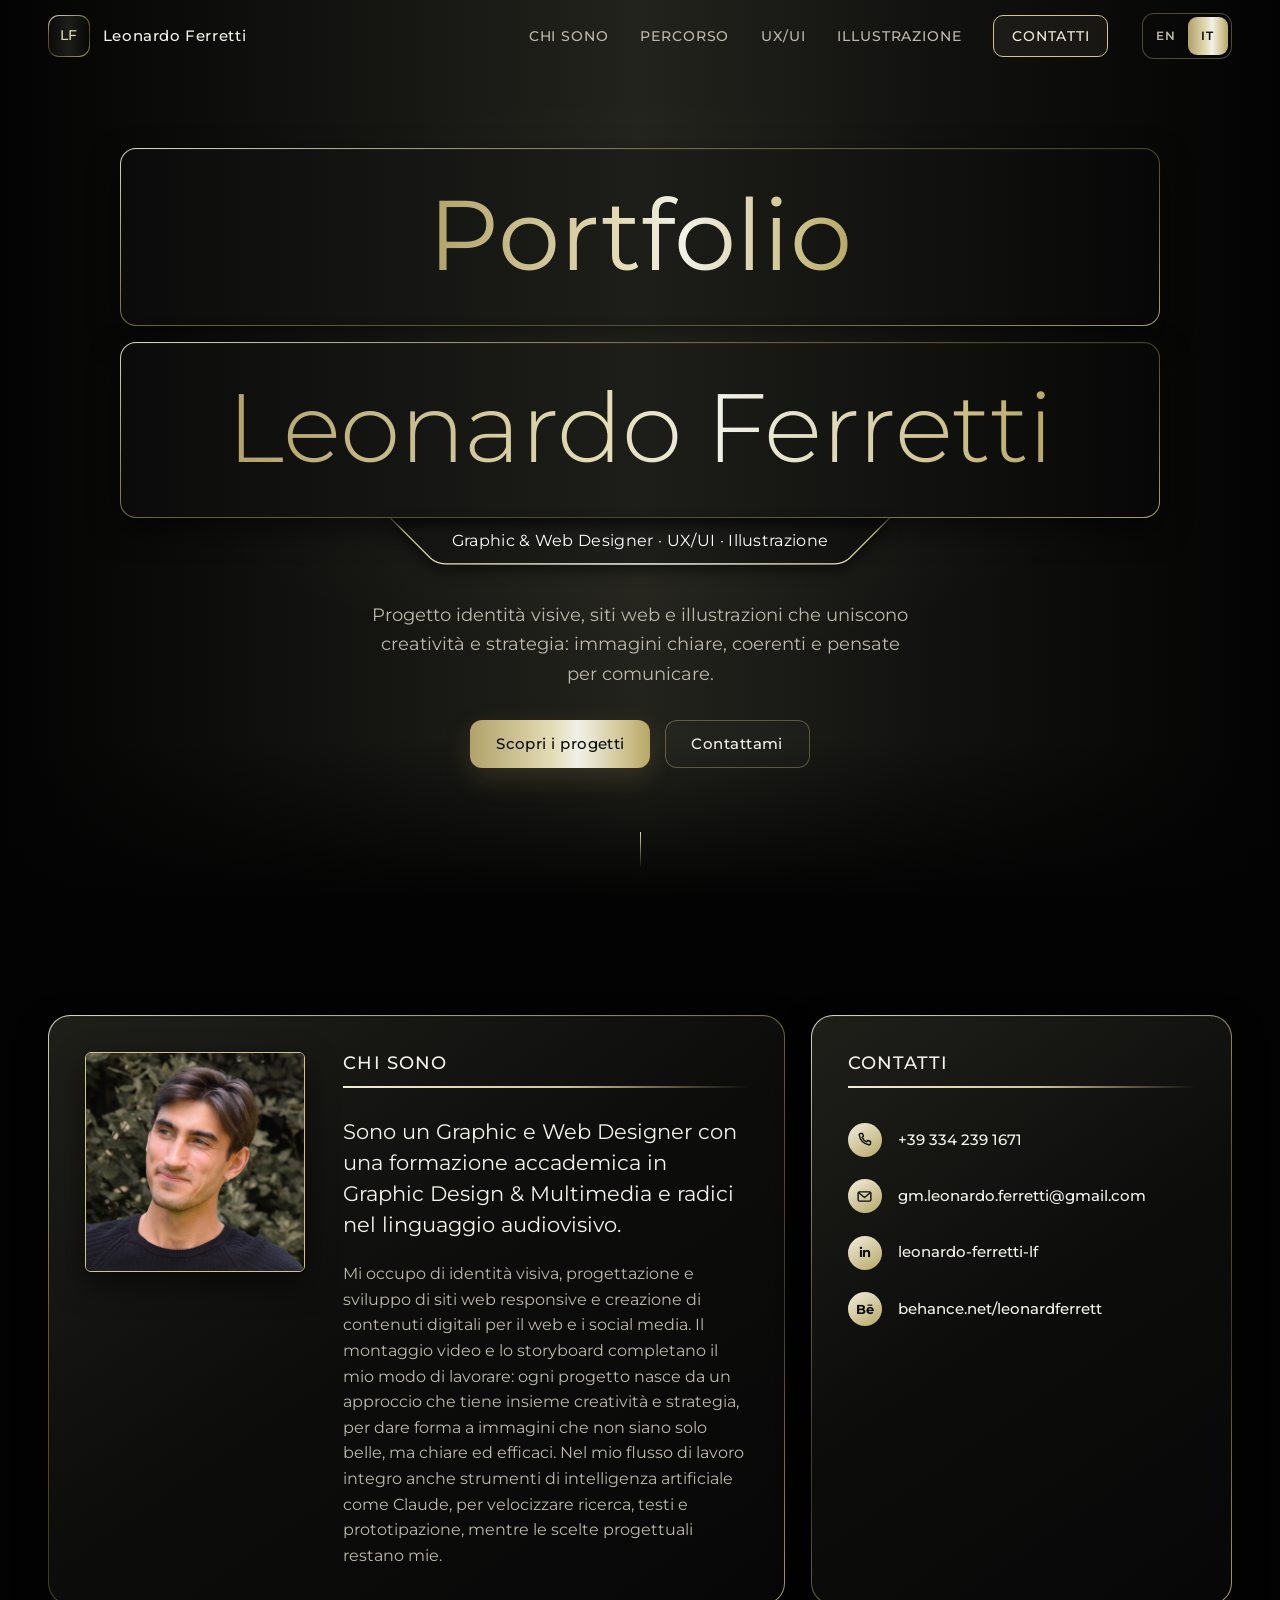
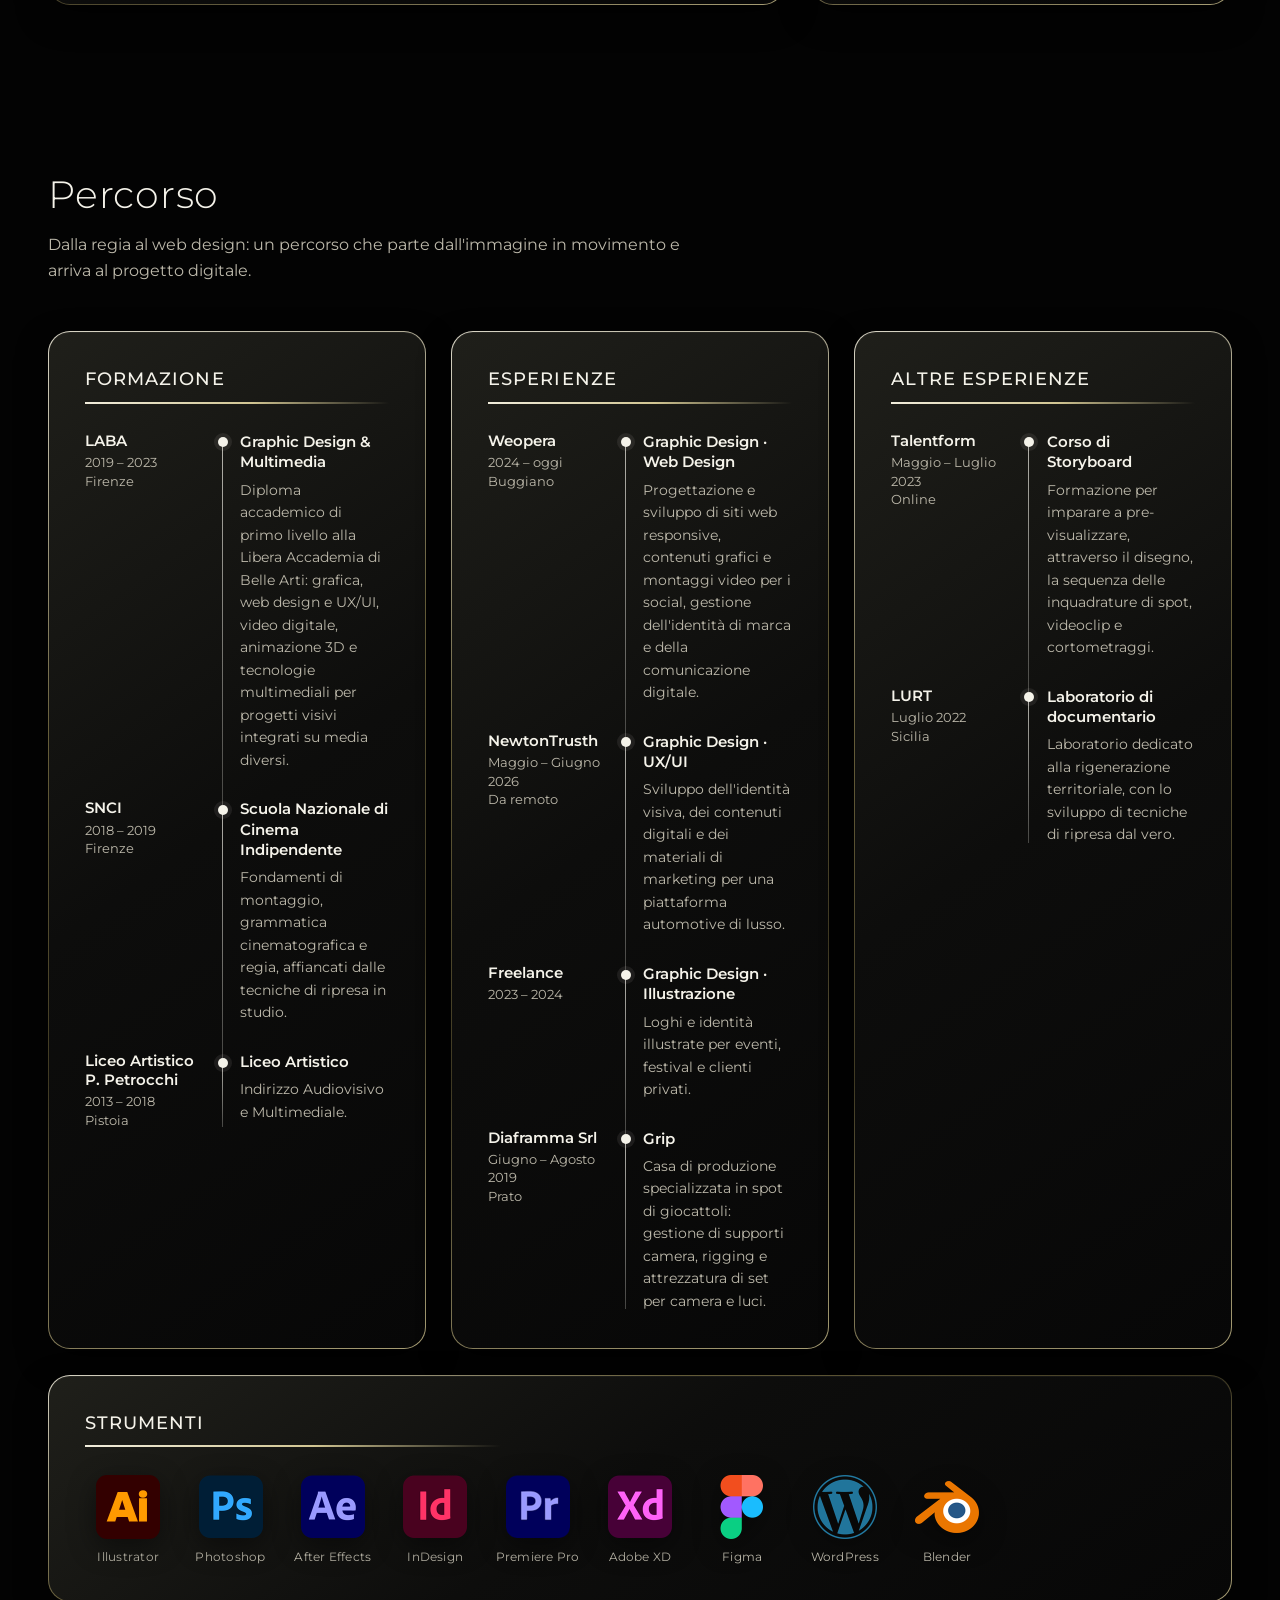
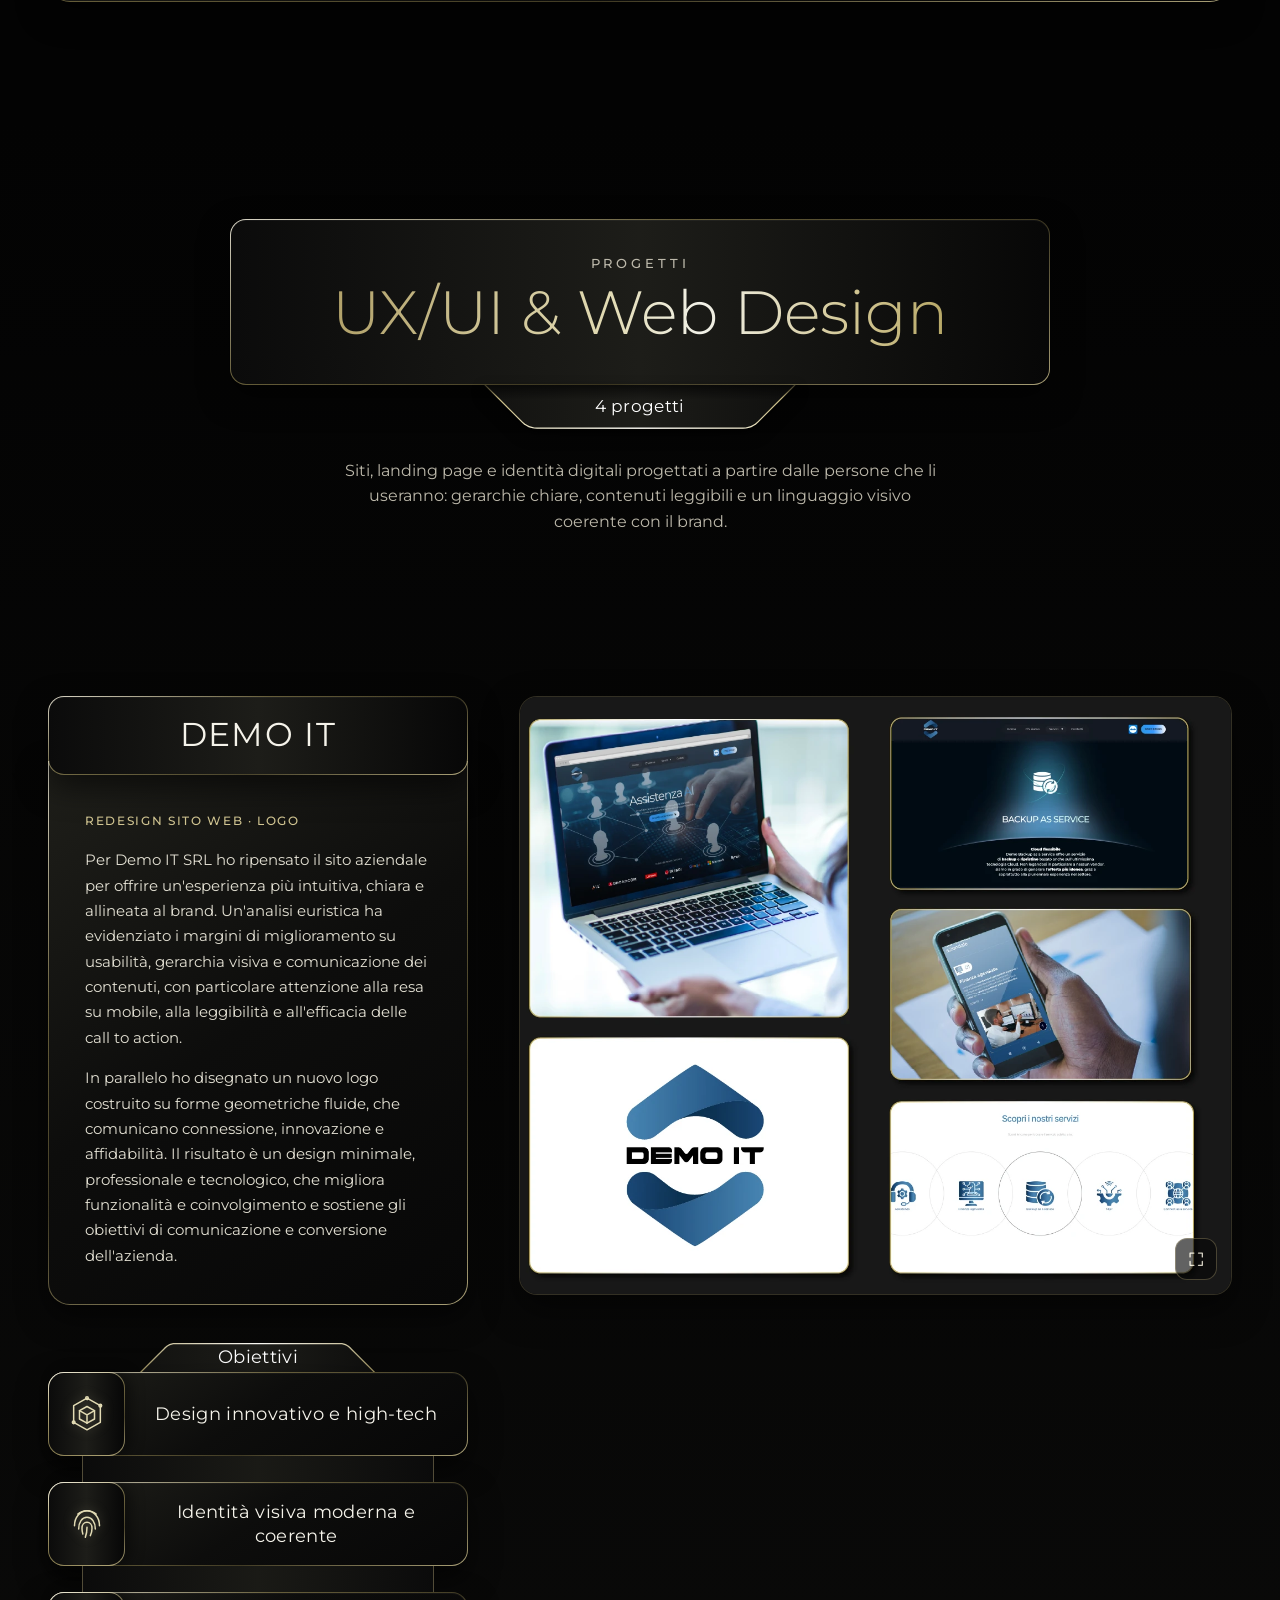
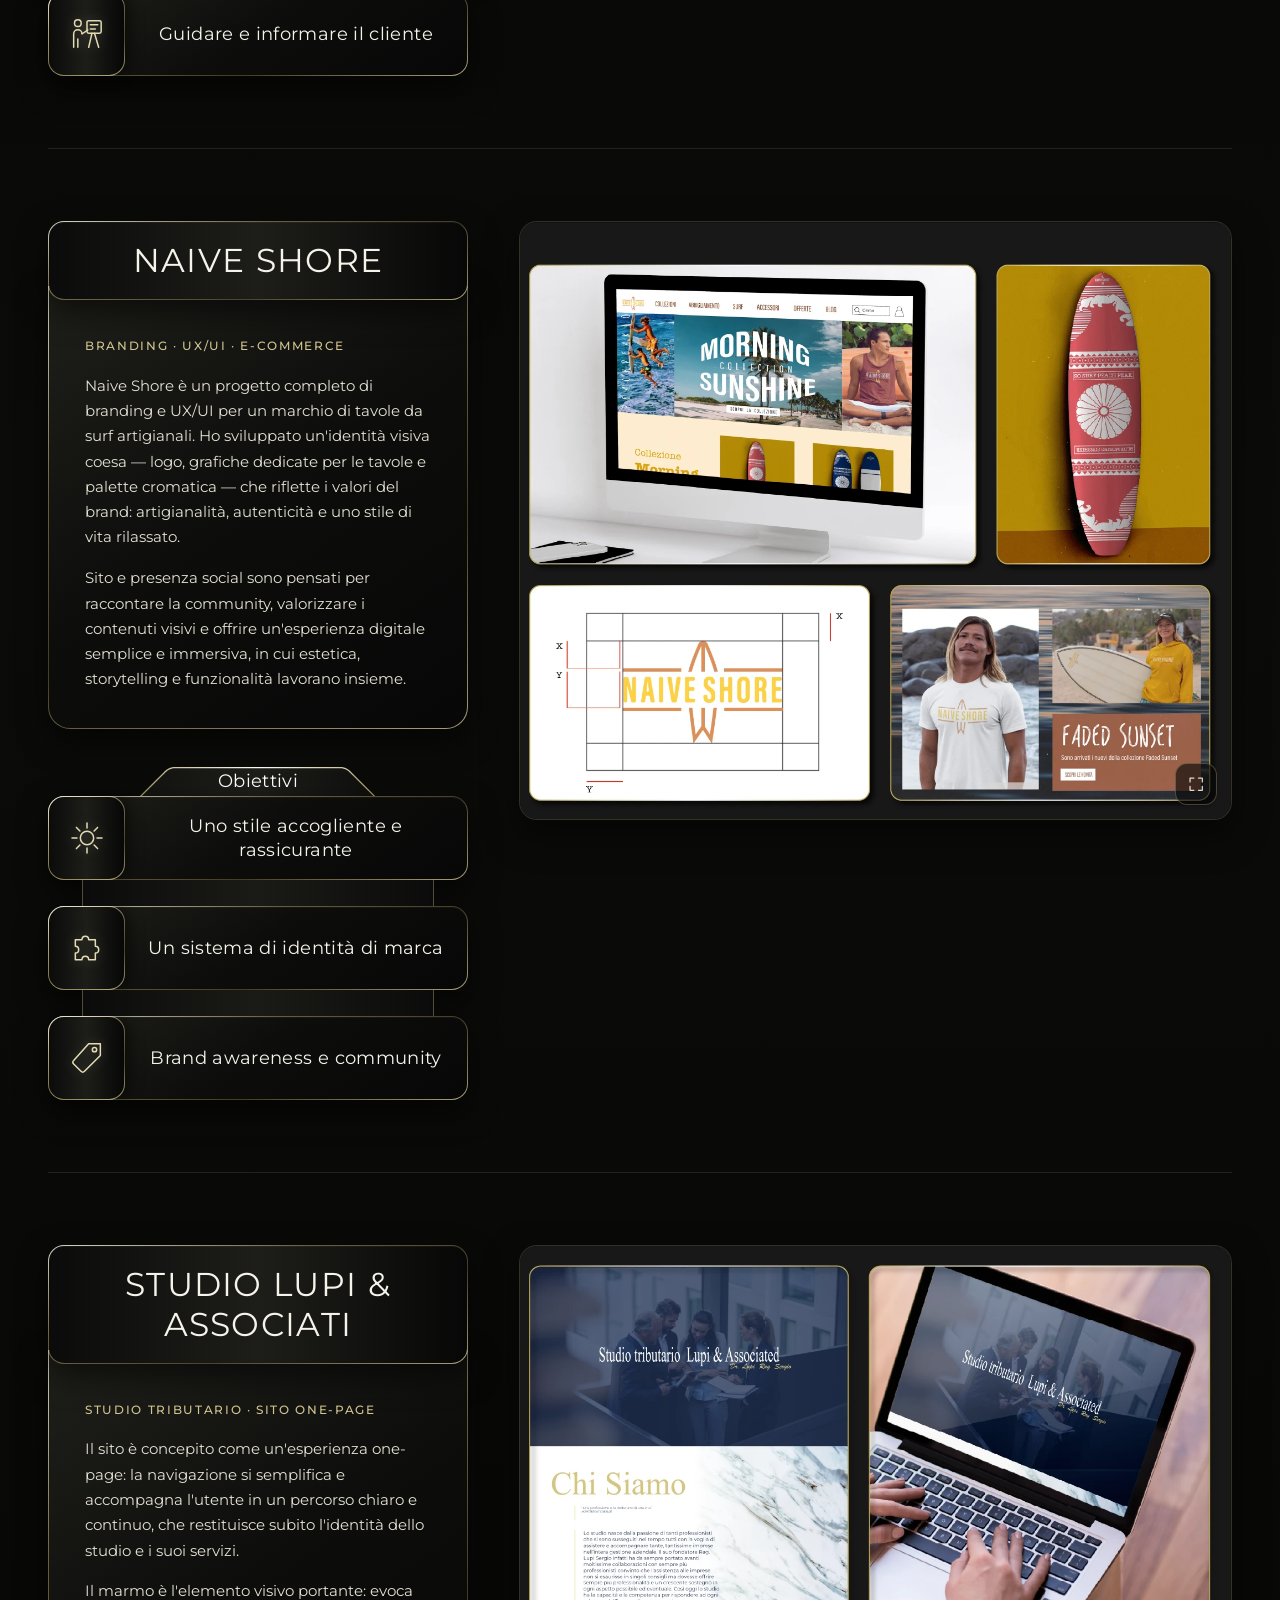
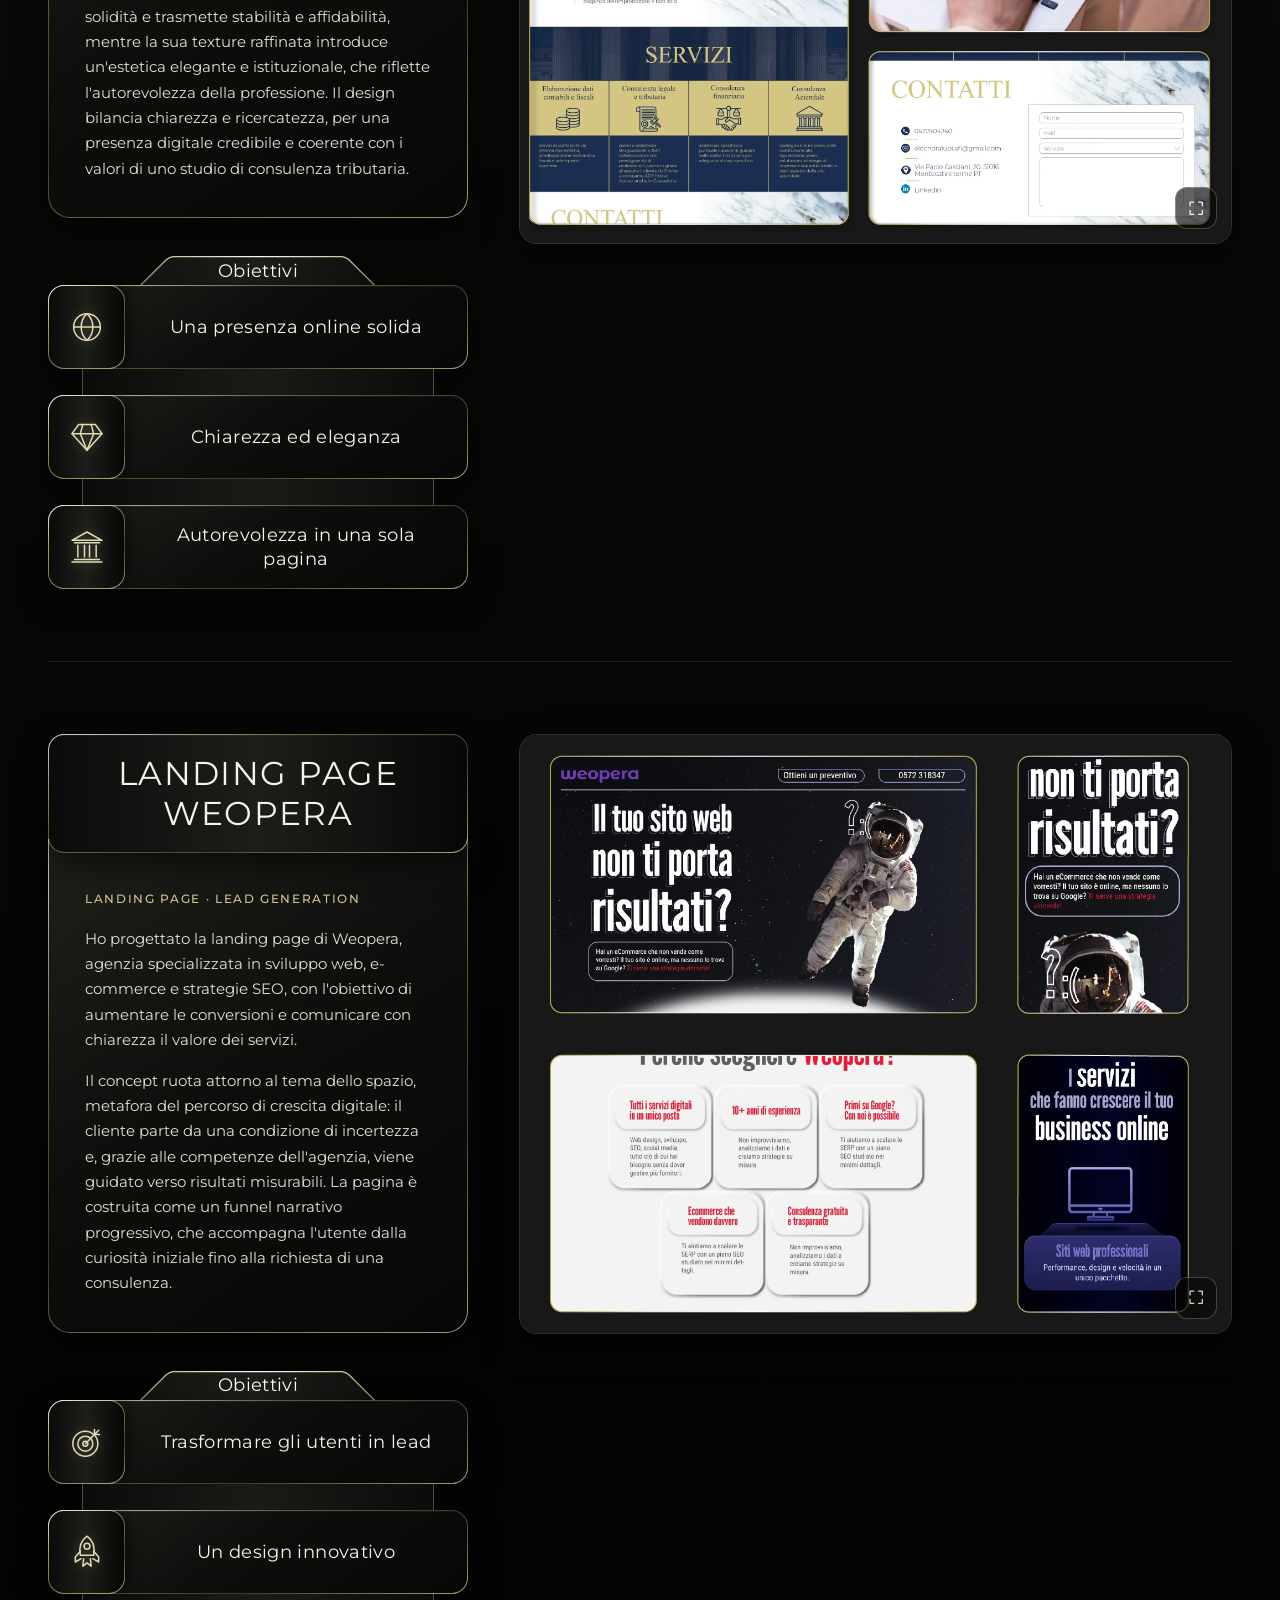
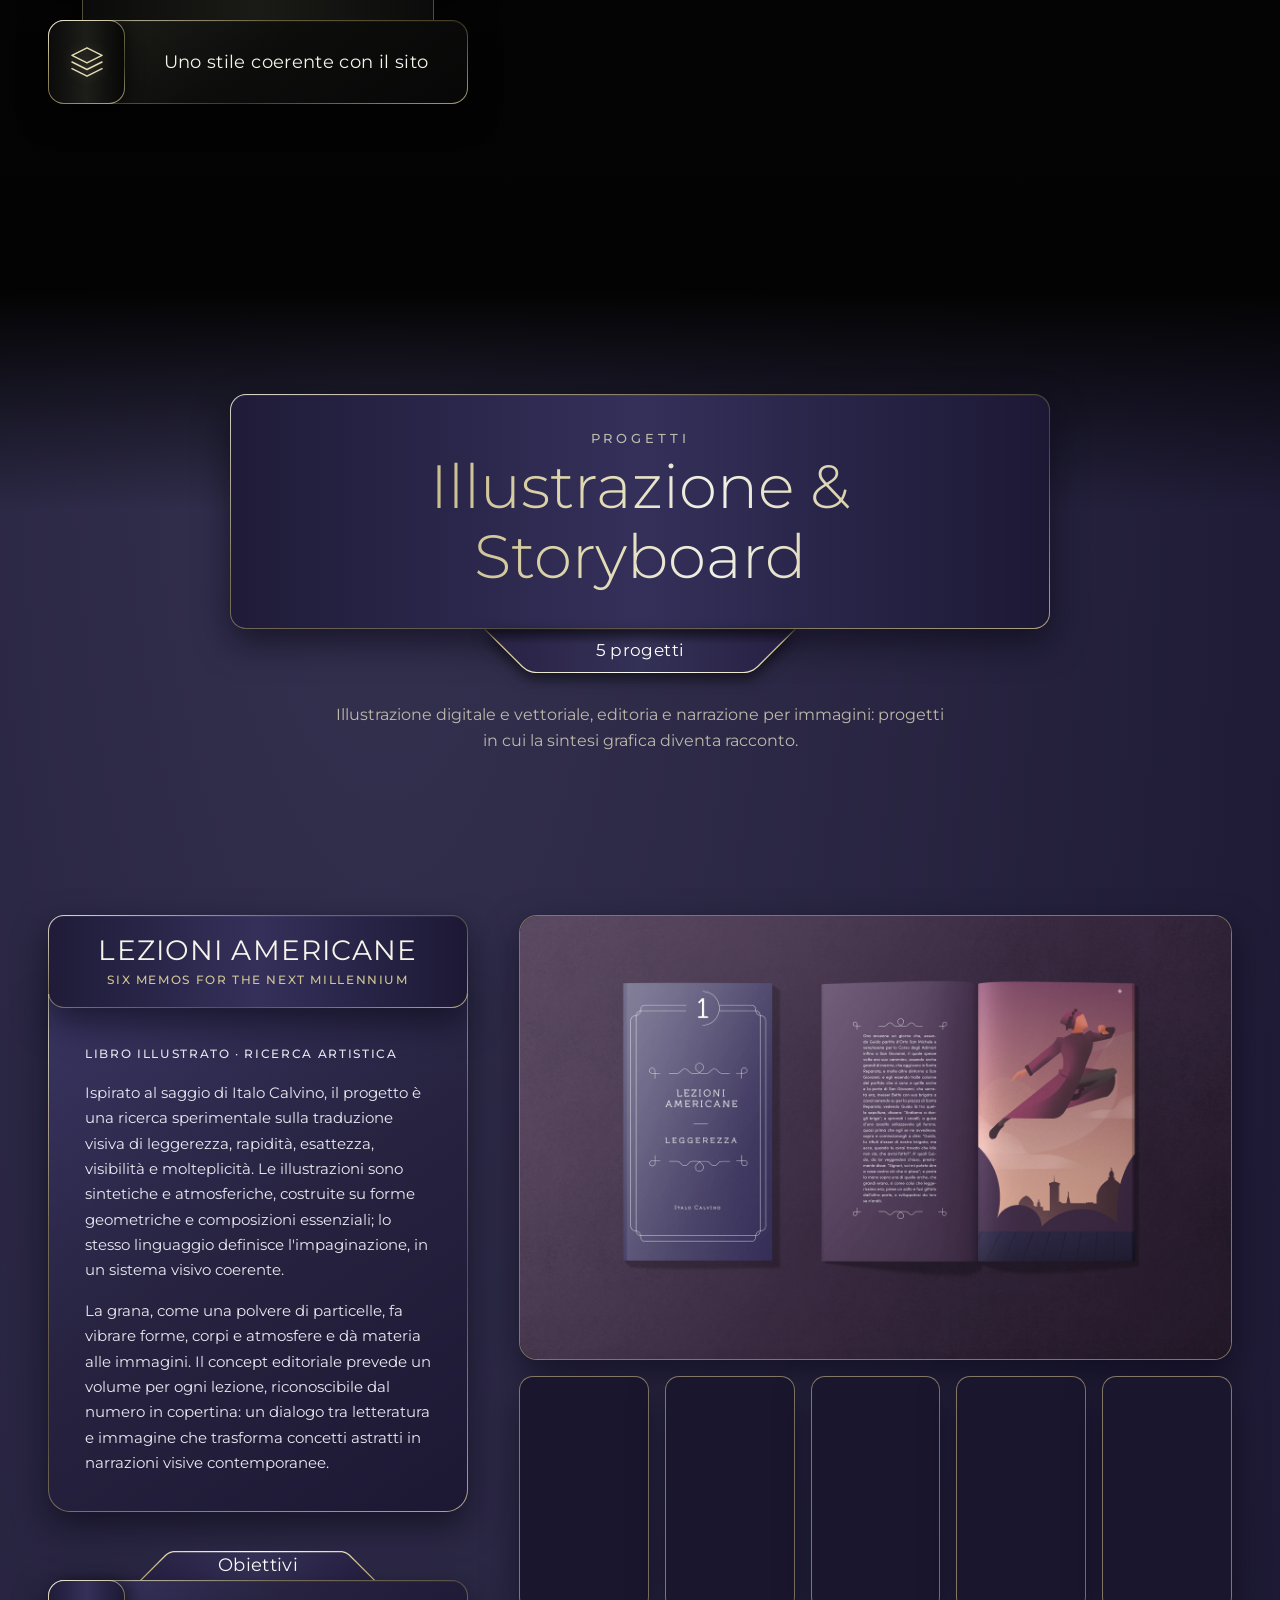
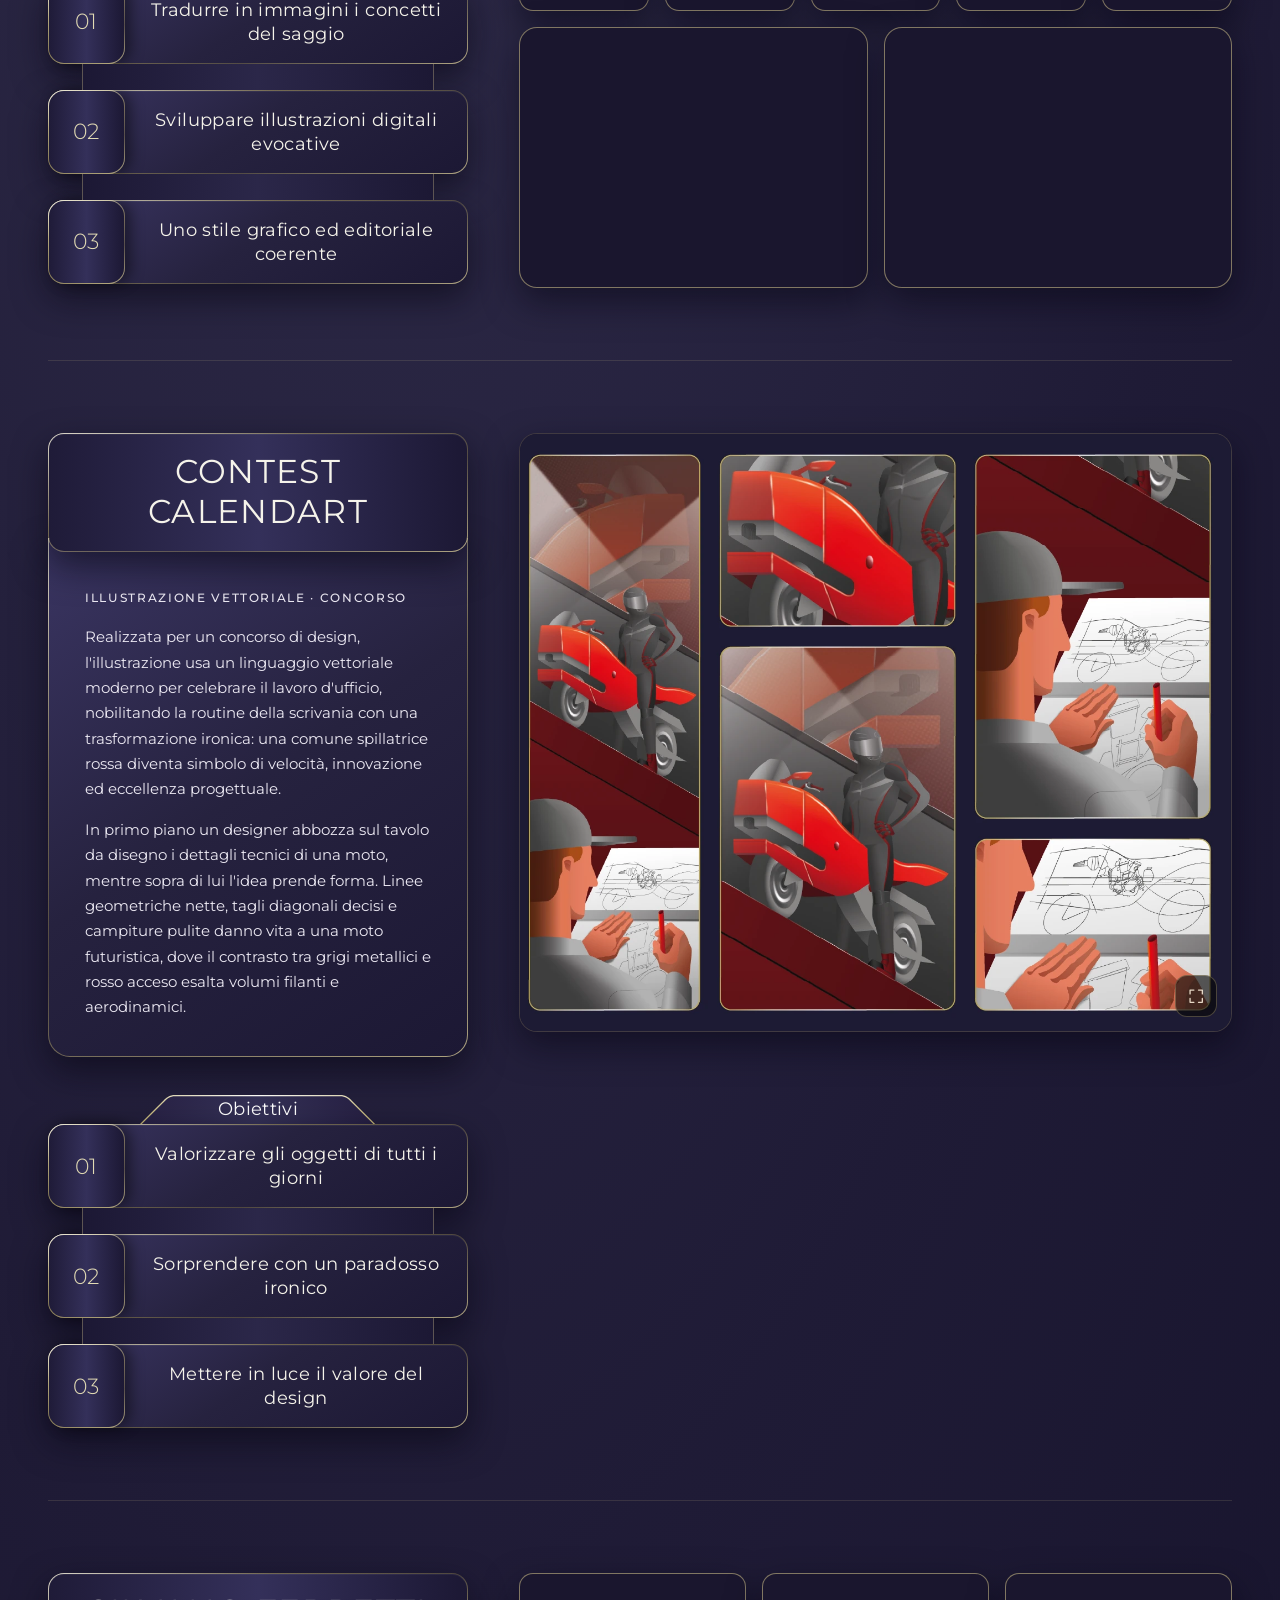
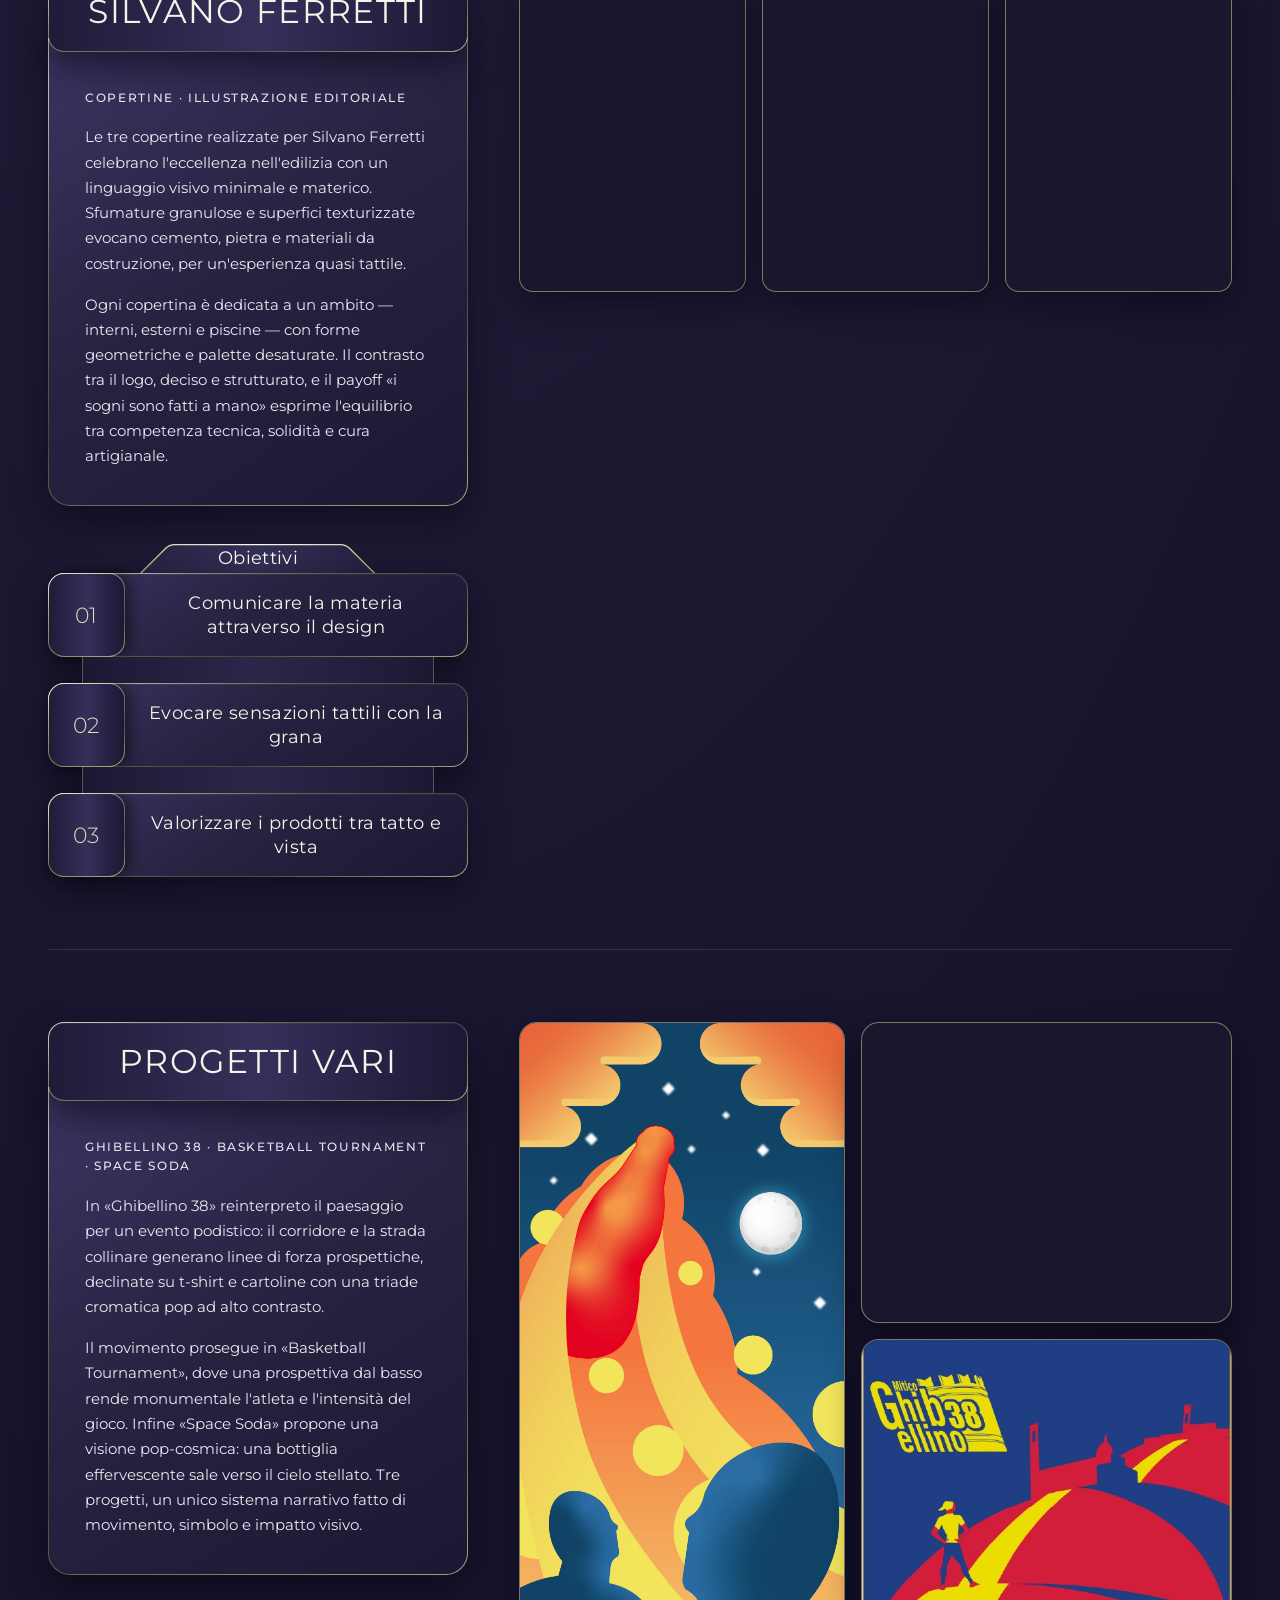
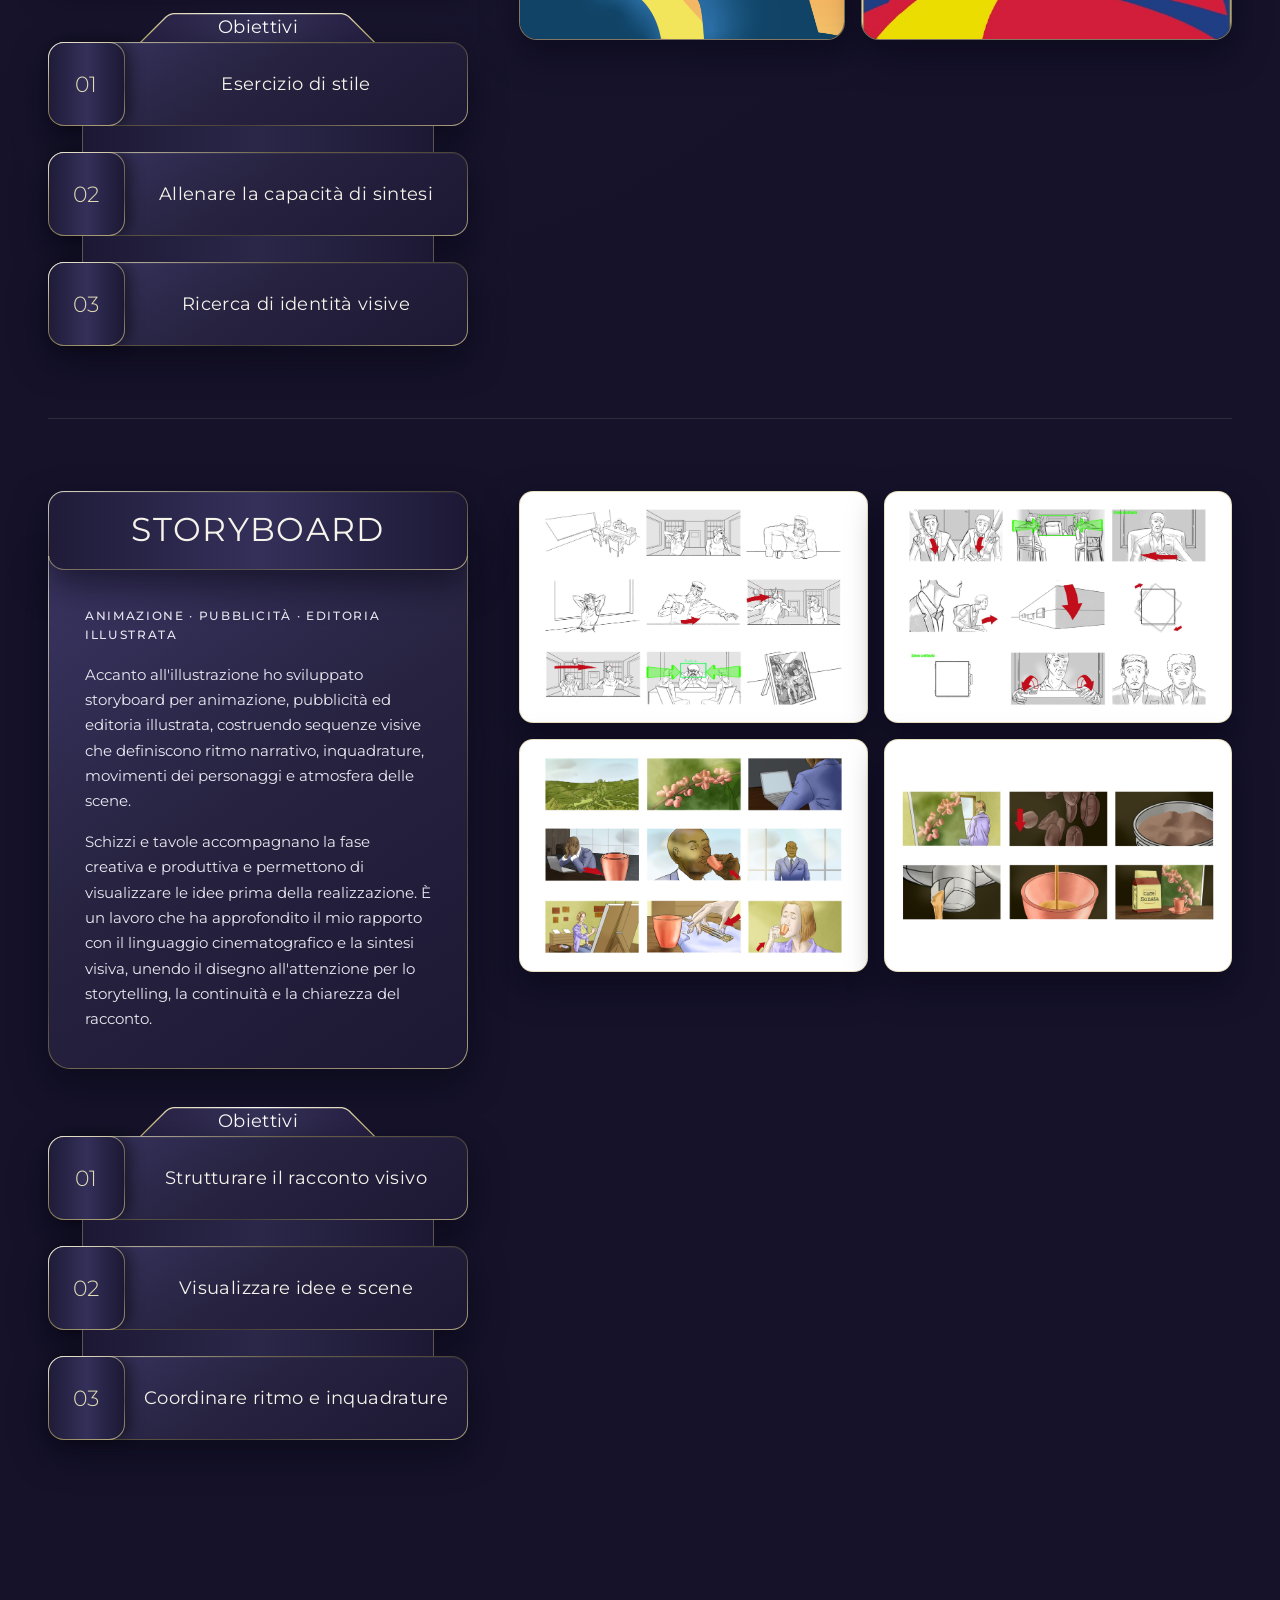
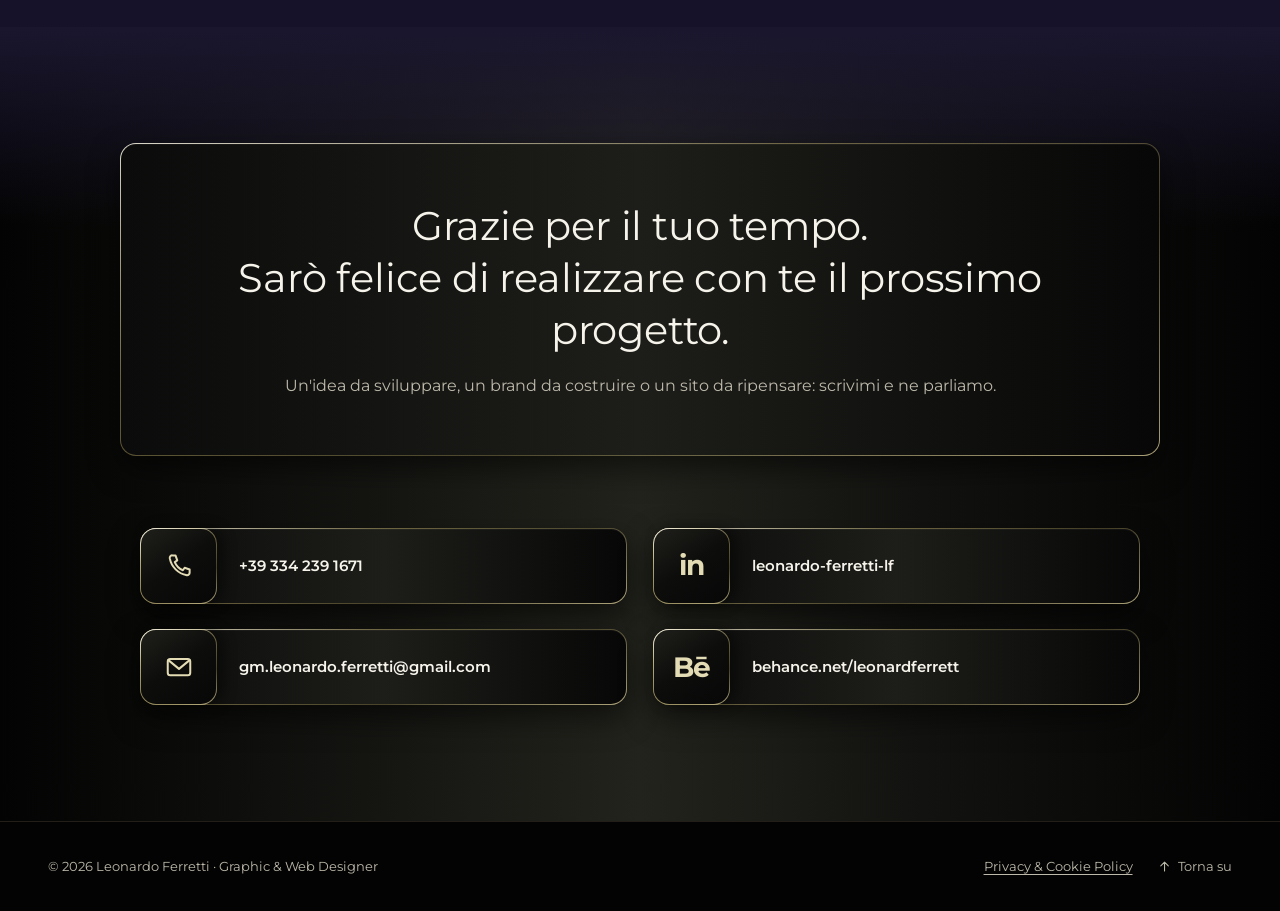
<file: it/index.html>
<!doctype html>
<html lang="it">
<head>
  <meta charset="utf-8">
  <meta name="viewport" content="width=device-width, initial-scale=1">
  <title>Leonardo Ferretti — Graphic &amp; Web Designer, UX/UI, Illustratore</title>
  <meta name="description" content="Portfolio di Leonardo Ferretti, Graphic e Web Designer: identità visive, siti web responsive, UX/UI, illustrazione e storyboard.">
  <meta name="theme-color" content="#0a0a0a">
  <meta property="og:title" content="Leonardo Ferretti — Portfolio">
  <meta property="og:description" content="Graphic & Web Designer · UX/UI · Illustrazione · Storyboard">
  <meta property="og:image" content="../assets/images/ux-ui/ux-ui-01.webp">
  <meta property="og:locale" content="it_IT">
  <meta property="og:locale:alternate" content="en_GB">
  <link rel="alternate" hreflang="en" href="../">
  <link rel="alternate" hreflang="it" href="./">
  <link rel="alternate" hreflang="x-default" href="../">
  <link rel="icon" href="../favicon.ico" sizes="48x48">
  <link rel="icon" href="../favicon.svg" type="image/svg+xml">
  <link rel="apple-touch-icon" href="../apple-touch-icon.png">
  <link rel="stylesheet" href="../assets/css/tokens.css">
  <link rel="stylesheet" href="../assets/css/style.css">
  <script>document.documentElement.classList.add('js');</script>
  <script src="../assets/js/main.js" defer></script>
</head>
<body>

<!-- Icone (sprite SVG inline) -->
<svg class="sprite" aria-hidden="true" focusable="false" xmlns="http://www.w3.org/2000/svg">
  <symbol id="i-phone" viewBox="0 0 24 24"><path d="M6.6 3.5h2.6l1.4 4-2 1.4a12 12 0 0 0 6.5 6.5l1.4-2 4 1.4v2.6a2 2 0 0 1-2.2 2A17 17 0 0 1 4.6 5.7a2 2 0 0 1 2-2.2Z"/></symbol>
  <symbol id="i-mail" viewBox="0 0 24 24"><rect x="3" y="5.5" width="18" height="13" rx="2"/><path d="m3.5 6.5 8.5 7 8.5-7"/></symbol>
  <symbol id="i-arrow" viewBox="0 0 24 24"><path d="M5 12h14M13 6l6 6-6 6"/></symbol>
  <symbol id="i-up" viewBox="0 0 24 24"><path d="M12 19V5M6 11l6-6 6 6"/></symbol>
  <symbol id="i-close" viewBox="0 0 24 24"><path d="M6 6l12 12M18 6 6 18"/></symbol>
  <symbol id="i-prev" viewBox="0 0 24 24"><path d="M15 5l-7 7 7 7"/></symbol>
  <symbol id="i-next" viewBox="0 0 24 24"><path d="M9 5l7 7-7 7"/></symbol>
  <symbol id="i-expand" viewBox="0 0 24 24"><path d="M4 9V4h5M20 9V4h-5M4 15v5h5M20 15v5h-5"/></symbol>
  <!-- Goal icons -->
  <symbol id="g-cube" viewBox="0 0 48 48"><path d="M24 5 40 14v20L24 43 8 34V14Z"/><path d="M24 15l9 5v10l-9 5-9-5V20Z"/><path d="M15 20l9 5 9-5M24 25v10"/><circle cx="24" cy="5" r="1.6"/><circle cx="40" cy="14" r="1.6"/><circle cx="8" cy="34" r="1.6"/></symbol>
  <symbol id="g-print" viewBox="0 0 48 48"><path d="M14 30c0-8 4-14 10-14s10 6 10 14"/><path d="M19 36c-1-3-1-5-1-7 0-4 2.5-7 6-7s6 3 6 7c0 3-.5 6-2 9"/><path d="M24 28c0 4-.5 8-2 12"/><path d="M9 26c0-10 7-18 15-18s15 8 15 18"/><path d="M13 12a17 17 0 0 1 22 0"/></symbol>
  <symbol id="g-teach" viewBox="0 0 48 48"><circle cx="13" cy="11" r="4"/><path d="M8 40V24a5 5 0 0 1 10 0l7-5"/><path d="M13 30v10"/><rect x="24" y="8" width="17" height="15" rx="2"/><path d="M28 13h9M28 18h6M33 23l5 17M30 23l-4 17"/></symbol>
  <symbol id="g-sun" viewBox="0 0 48 48"><circle cx="24" cy="24" r="8"/><path d="M24 6v6M24 36v6M6 24h6M36 24h6M11.3 11.3l4.2 4.2M32.5 32.5l4.2 4.2M11.3 36.7l4.2-4.2M32.5 15.5l4.2-4.2"/></symbol>
  <symbol id="g-puzzle" viewBox="0 0 48 48"><path d="M10 14h8a4 4 0 1 1 8 0h8v8a4 4 0 1 1 0 8v8h-8a4 4 0 1 0-8 0h-8v-8a4 4 0 1 0 0-8Z"/></symbol>
  <symbol id="g-tag" viewBox="0 0 48 48"><path d="M26 7h14v14L21 40a3 3 0 0 1-4.2 0L8 31.2a3 3 0 0 1 0-4.2Z"/><circle cx="33" cy="14" r="2.6"/></symbol>
  <symbol id="g-globe" viewBox="0 0 48 48"><circle cx="24" cy="24" r="16"/><path d="M8 24h32M24 8c5 4.5 7 10 7 16s-2 11.5-7 16c-5-4.5-7-10-7-16s2-11.5 7-16Z"/></symbol>
  <symbol id="g-gem" viewBox="0 0 48 48"><path d="M14 9h20l8 11-18 20L6 20Z"/><path d="M6 20h36M19 9l-3 11 8 20 8-20-3-11"/></symbol>
  <symbol id="g-column" viewBox="0 0 48 48"><path d="M6 16 24 6l18 10Z"/><path d="M9 19h30M9 39h30M6 42h36"/><path d="M13 22v14M21 22v14M27 22v14M35 22v14"/></symbol>
  <symbol id="g-target" viewBox="0 0 48 48"><circle cx="22" cy="26" r="15"/><circle cx="22" cy="26" r="9"/><circle cx="22" cy="26" r="3"/><path d="M22 26 38 10M33 9v6h6"/></symbol>
  <symbol id="g-rocket" viewBox="0 0 48 48"><path d="M24 5c7 5 10 13 8 23H16C14 18 17 10 24 5Z"/><circle cx="24" cy="17" r="3.5"/><path d="M16 23l-6 7v6l7-4M32 23l6 7v6l-7-4M20 32l-1 9 5-4 5 4-1-9"/></symbol>
  <symbol id="g-layers" viewBox="0 0 48 48"><path d="M24 7 42 16 24 25 6 16Z"/><path d="M6 24l18 9 18-9M6 32l18 9 18-9"/></symbol>
</svg>

<a class="skip-link" href="#main">Vai al contenuto</a>

<header class="site-header" data-header>
  <div class="site-header__inner">
    <a class="brand" href="#top" aria-label="Leonardo Ferretti — torna all'inizio">
      <span class="brand__mark" aria-hidden="true">LF</span>
      <span class="brand__name">Leonardo Ferretti</span>
    </a>
    <div class="lang-switch" role="group" aria-label="Lingua del sito">
      <a href="../index.html" lang="en" hreflang="en" aria-label="English" data-lang-link>EN</a>
      <a href="index.html" lang="it" hreflang="it" aria-current="page" aria-label="Italiano">IT</a>
    </div>
    <button class="nav-toggle" type="button" aria-expanded="false" aria-controls="site-nav" data-nav-toggle>
      <span class="nav-toggle__bars" aria-hidden="true"></span>
      <span class="visually-hidden">Apri il menu</span>
    </button>
    <nav class="site-nav" id="site-nav" aria-label="Navigazione principale" data-nav>
      <ul>
        <li><a href="#chi-sono">Chi sono</a></li>
        <li><a href="#percorso">Percorso</a></li>
        <li><a href="#ux-ui">UX/UI</a></li>
        <li><a href="#illustrazione">Illustrazione</a></li>
        <li><a class="site-nav__cta" href="#contatti">Contatti</a></li>
      </ul>
    </nav>
  </div>
</header>

<main id="main">

  <!-- ============ HERO ============ -->
  <section class="hero" id="top" aria-labelledby="hero-title">
    <div class="container hero__inner">
      <h1 class="hero__title" id="hero-title">
        <span class="frame hero__frame hero__frame--small"><span class="text-gold">Portfolio</span></span>
        <span class="frame hero__frame hero__frame--name"><span class="text-gold">Leonardo Ferretti</span></span>
      </h1>
      <p class="tab tab--down hero__tab"><span>Graphic &amp; Web Designer</span><span class="hero__tab-sep" aria-hidden="true"> · </span><span>UX/UI · Illustrazione</span></p>
      <p class="hero__lead">
        Progetto identità visive, siti web e illustrazioni che uniscono creatività e strategia:
        immagini chiare, coerenti e pensate per comunicare.
      </p>
      <div class="hero__actions">
        <a class="btn btn--gold" href="#ux-ui">Scopri i progetti</a>
        <a class="btn btn--ghost" href="#contatti">Contattami</a>
      </div>
    </div>
    <a class="hero__scroll" href="#chi-sono" aria-label="Scorri a Chi sono"><span aria-hidden="true"></span></a>
  </section>

  <!-- ============ CHI SONO + CONTATTI ============ -->
  <section class="section" id="chi-sono" aria-labelledby="about-title">
    <div class="container bento bento--about">
      <article class="card about reveal">
        <figure class="about__photo">
          <img src="../assets/images/profilo.jpg" alt="Ritratto di Leonardo Ferretti" width="900" height="900" loading="lazy" decoding="async">
        </figure>
        <div class="about__body">
          <h2 class="label" id="about-title">Chi sono</h2>
          <p class="about__intro">
            Sono un Graphic e Web Designer con una formazione accademica in Graphic Design &amp; Multimedia
            e radici nel linguaggio audiovisivo.
          </p>
          <p>
            Mi occupo di identità visiva, progettazione e sviluppo di siti web responsive e creazione di contenuti
            digitali per il web e i social media. Il montaggio video e lo storyboard completano il mio modo di lavorare:
            ogni progetto nasce da un approccio che tiene insieme creatività e strategia, per dare forma a immagini
            che non siano solo belle, ma chiare ed efficaci. Nel mio flusso di lavoro integro anche strumenti di
            intelligenza artificiale come Claude, per velocizzare ricerca, testi e prototipazione, mentre le scelte
            progettuali restano mie.
          </p>
        </div>
      </article>

      <aside class="card contacts reveal" aria-labelledby="contacts-title">
        <h2 class="label" id="contacts-title">Contatti</h2>
        <ul class="contact-list">
          <li><a href="tel:+393342391671"><span class="contact-list__icon"><svg class="icon" aria-hidden="true"><use href="#i-phone"/></svg></span>+39 334 239 1671</a></li>
          <li><a href="mailto:gm.leonardo.ferretti@gmail.com"><span class="contact-list__icon"><svg class="icon" aria-hidden="true"><use href="#i-mail"/></svg></span>gm.leonardo.ferretti<wbr>@gmail.com</a></li>
          <li><a href="https://www.linkedin.com/in/leonardo-ferretti-lf" target="_blank" rel="noopener"><span class="contact-list__icon contact-list__icon--txt" aria-hidden="true">in</span>leonardo-ferretti-lf<span class="visually-hidden"> (LinkedIn, si apre in una nuova scheda)</span></a></li>
          <li><a href="https://www.behance.net/leonardferrett" target="_blank" rel="noopener"><span class="contact-list__icon contact-list__icon--txt" aria-hidden="true">Bē</span>behance.net/leonardferrett<span class="visually-hidden"> (Behance, si apre in una nuova scheda)</span></a></li>
        </ul>
      </aside>
    </div>
  </section>

  <!-- ============ PERCORSO ============ -->
  <section class="section" id="percorso" aria-labelledby="path-title">
    <div class="container">
      <header class="section-head reveal">
        <h2 class="section-head__title" id="path-title">Percorso</h2>
        <p class="section-head__lead">Dalla regia al web design: un percorso che parte dall'immagine in movimento e arriva al progetto digitale.</p>
      </header>

      <div class="bento bento--three">
        <article class="card reveal" aria-labelledby="edu-title">
          <h3 class="label" id="edu-title">Formazione</h3>
          <ol class="timeline">
            <li class="timeline__item">
              <div class="timeline__meta"><strong>LABA</strong><span>2019 – 2023</span><span>Firenze</span></div>
              <div class="timeline__body">
                <h4>Graphic Design &amp; Multimedia</h4>
                <p>Diploma accademico di primo livello alla Libera Accademia di Belle Arti: grafica, web design e UX/UI, video digitale, animazione 3D e tecnologie multimediali per progetti visivi integrati su media diversi.</p>
              </div>
            </li>
            <li class="timeline__item">
              <div class="timeline__meta"><strong>SNCI</strong><span>2018 – 2019</span><span>Firenze</span></div>
              <div class="timeline__body">
                <h4>Scuola Nazionale di Cinema Indipendente</h4>
                <p>Fondamenti di montaggio, grammatica cinematografica e regia, affiancati dalle tecniche di ripresa in studio.</p>
              </div>
            </li>
            <li class="timeline__item">
              <div class="timeline__meta"><strong>Liceo Artistico P. Petrocchi</strong><span>2013 – 2018</span><span>Pistoia</span></div>
              <div class="timeline__body">
                <h4>Liceo Artistico</h4>
                <p>Indirizzo Audiovisivo e Multimediale.</p>
              </div>
            </li>
          </ol>
        </article>

        <article class="card reveal" aria-labelledby="work-title">
          <h3 class="label" id="work-title">Esperienze</h3>
          <ol class="timeline">
            <li class="timeline__item">
              <div class="timeline__meta"><strong>Weopera</strong><span>2024 – oggi</span><span>Buggiano</span></div>
              <div class="timeline__body">
                <h4>Graphic Design · Web Design</h4>
                <p>Progettazione e sviluppo di siti web responsive, contenuti grafici e montaggi video per i social, gestione dell'identità di marca e della comunicazione digitale.</p>
              </div>
            </li>
            <li class="timeline__item">
              <div class="timeline__meta"><strong>NewtonTrusth</strong><span>Maggio – Giugno 2026</span><span>Da remoto</span></div>
              <div class="timeline__body">
                <h4>Graphic Design · UX/UI</h4>
                <p>Sviluppo dell'identità visiva, dei contenuti digitali e dei materiali di marketing per una piattaforma automotive di lusso.</p>
              </div>
            </li>
            <li class="timeline__item">
              <div class="timeline__meta"><strong>Freelance</strong><span>2023 – 2024</span></div>
              <div class="timeline__body">
                <h4>Graphic Design · Illustrazione</h4>
                <p>Loghi e identità illustrate per eventi, festival e clienti privati.</p>
              </div>
            </li>
            <li class="timeline__item">
              <div class="timeline__meta"><strong>Diaframma Srl</strong><span>Giugno – Agosto 2019</span><span>Prato</span></div>
              <div class="timeline__body">
                <h4>Grip</h4>
                <p>Casa di produzione specializzata in spot di giocattoli: gestione di supporti camera, rigging e attrezzatura di set per camera e luci.</p>
              </div>
            </li>
          </ol>
        </article>

        <article class="card reveal" aria-labelledby="other-title">
          <h3 class="label" id="other-title">Altre esperienze</h3>
          <ol class="timeline">
            <li class="timeline__item">
              <div class="timeline__meta"><strong>Talentform</strong><span>Maggio – Luglio 2023</span><span>Online</span></div>
              <div class="timeline__body">
                <h4>Corso di Storyboard</h4>
                <p>Formazione per imparare a pre-visualizzare, attraverso il disegno, la sequenza delle inquadrature di spot, videoclip e cortometraggi.</p>
              </div>
            </li>
            <li class="timeline__item">
              <div class="timeline__meta"><strong>LURT</strong><span>Luglio 2022</span><span>Sicilia</span></div>
              <div class="timeline__body">
                <h4>Laboratorio di documentario</h4>
                <p>Laboratorio dedicato alla rigenerazione territoriale, con lo sviluppo di tecniche di ripresa dal vero.</p>
              </div>
            </li>
          </ol>
        </article>
      </div>

      <article class="card tools reveal" aria-labelledby="tools-title">
        <h3 class="label" id="tools-title">Strumenti</h3>
        <ul class="tools__list">
          <li class="tool"><span class="tool__icon"><img src="../assets/images/tools/illustrator.svg" alt="" width="64" height="64" loading="lazy" decoding="async"></span><span class="tool__name">Illustrator</span></li>
          <li class="tool"><span class="tool__icon"><img src="../assets/images/tools/photoshop.png" alt="" width="64" height="64" loading="lazy" decoding="async"></span><span class="tool__name">Photoshop</span></li>
          <li class="tool"><span class="tool__icon"><img src="../assets/images/tools/after-effects.png" alt="" width="64" height="64" loading="lazy" decoding="async"></span><span class="tool__name">After Effects</span></li>
          <li class="tool"><span class="tool__icon"><img src="../assets/images/tools/indesign.png" alt="" width="64" height="64" loading="lazy" decoding="async"></span><span class="tool__name">InDesign</span></li>
          <li class="tool"><span class="tool__icon"><img src="../assets/images/tools/premiere-pro.png" alt="" width="64" height="64" loading="lazy" decoding="async"></span><span class="tool__name">Premiere Pro</span></li>
          <li class="tool"><span class="tool__icon"><img src="../assets/images/tools/xd.png" alt="" width="64" height="64" loading="lazy" decoding="async"></span><span class="tool__name">Adobe XD</span></li>
          <li class="tool"><span class="tool__icon"><img src="../assets/images/tools/figma.png" alt="" width="64" height="64" loading="lazy" decoding="async"></span><span class="tool__name">Figma</span></li>
          <li class="tool"><span class="tool__icon"><img src="../assets/images/tools/wordpress.png" alt="" width="64" height="64" loading="lazy" decoding="async"></span><span class="tool__name">WordPress</span></li>
          <li class="tool"><span class="tool__icon"><img src="../assets/images/tools/blender.png" alt="" width="64" height="64" loading="lazy" decoding="async"></span><span class="tool__name">Blender</span></li>        </ul>
      </article>
    </div>
  </section>

  <!-- ============ PROGETTI UX/UI ============ -->
  <section class="section section--projects" id="ux-ui" aria-labelledby="ux-title">
    <div class="container">
      <header class="cover reveal">
        <h2 class="cover__title" id="ux-title">
          <span class="frame cover__frame"><span class="cover__kicker">Progetti</span><span class="text-gold">UX/UI &amp; Web Design</span></span>
        </h2>
        <p class="tab tab--down cover__tab">4 progetti</p>
        <p class="cover__lead">Siti, landing page e identità digitali progettati a partire dalle persone che li useranno: gerarchie chiare, contenuti leggibili e un linguaggio visivo coerente con il brand.</p>
      </header>

      <!-- Progetto 1 -->
      <article class="project" id="demo-it" aria-labelledby="p1-title">
        <div class="project__info">
          <h3 class="frame project__title reveal" id="p1-title">Demo IT</h3>
          <div class="card project__desc reveal">
            <p class="project__type">Redesign sito web · Logo</p>
            <p>Per Demo IT SRL ho ripensato il sito aziendale per offrire un'esperienza più intuitiva, chiara e allineata al brand. Un'analisi euristica ha evidenziato i margini di miglioramento su usabilità, gerarchia visiva e comunicazione dei contenuti, con particolare attenzione alla resa su mobile, alla leggibilità e all'efficacia delle call to action.</p>
            <p>In parallelo ho disegnato un nuovo logo costruito su forme geometriche fluide, che comunicano connessione, innovazione e affidabilità. Il risultato è un design minimale, professionale e tecnologico, che migliora funzionalità e coinvolgimento e sostiene gli obiettivi di comunicazione e conversione dell'azienda.</p>
          </div>
          <div class="goals reveal">
            <h4 class="tab tab--up goals__tab">Obiettivi</h4>
            <ul class="goals__list">
              <li class="goal"><span class="goal__icon"><svg aria-hidden="true"><use href="#g-cube"/></svg></span><span class="goal__text">Design innovativo e high-tech</span></li>
              <li class="goal"><span class="goal__icon"><svg aria-hidden="true"><use href="#g-print"/></svg></span><span class="goal__text">Identità visiva moderna e coerente</span></li>
              <li class="goal"><span class="goal__icon"><svg aria-hidden="true"><use href="#g-teach"/></svg></span><span class="goal__text">Guidare e informare il cliente</span></li>
            </ul>
          </div>
        </div>
        <div class="project__media reveal">
          <!-- SEGNAPOSTO: ritaglio della slide ux-ui-03. Sostituire con mockup singoli (sito desktop, mobile, logo). -->
          <a class="media crop crop--slide" href="../assets/images/ux-ui/ux-ui-03.webp" data-gallery="demo-it" data-caption="Demo IT — redesign del sito e nuovo logo">
            <img src="../assets/images/ux-ui/ux-ui-03.webp" alt="Mockup del sito Demo IT su laptop e smartphone, schermata Backup as a Service, sezione servizi e nuovo logo" width="1921" height="1080" loading="lazy" decoding="async">
            <span class="media__zoom" aria-hidden="true"><svg class="icon"><use href="#i-expand"/></svg></span>
          </a>
        </div>
      </article>

      <!-- Progetto 2 -->
      <article class="project" id="naive-shore" aria-labelledby="p2-title">
        <div class="project__info">
          <h3 class="frame project__title reveal" id="p2-title">Naive Shore</h3>
          <div class="card project__desc reveal">
            <p class="project__type">Branding · UX/UI · E-commerce</p>
            <p>Naive Shore è un progetto completo di branding e UX/UI per un marchio di tavole da surf artigianali. Ho sviluppato un'identità visiva coesa — logo, grafiche dedicate per le tavole e palette cromatica — che riflette i valori del brand: artigianalità, autenticità e uno stile di vita rilassato.</p>
            <p>Sito e presenza social sono pensati per raccontare la community, valorizzare i contenuti visivi e offrire un'esperienza digitale semplice e immersiva, in cui estetica, storytelling e funzionalità lavorano insieme.</p>
          </div>
          <div class="goals reveal">
            <h4 class="tab tab--up goals__tab">Obiettivi</h4>
            <ul class="goals__list">
              <li class="goal"><span class="goal__icon"><svg aria-hidden="true"><use href="#g-sun"/></svg></span><span class="goal__text">Uno stile accogliente e rassicurante</span></li>
              <li class="goal"><span class="goal__icon"><svg aria-hidden="true"><use href="#g-puzzle"/></svg></span><span class="goal__text">Un sistema di identità di marca</span></li>
              <li class="goal"><span class="goal__icon"><svg aria-hidden="true"><use href="#g-tag"/></svg></span><span class="goal__text">Brand awareness e community</span></li>
            </ul>
          </div>
        </div>
        <div class="project__media reveal">
          <!-- SEGNAPOSTO: ritaglio della slide ux-ui-04. Sostituire con mockup singoli. -->
          <a class="media crop crop--slide" href="../assets/images/ux-ui/ux-ui-04.webp" data-gallery="naive-shore" data-caption="Naive Shore — branding ed e-commerce">
            <img src="../assets/images/ux-ui/ux-ui-04.webp" alt="Sito e-commerce Naive Shore su monitor, tavola da surf con grafica dedicata, costruzione del logo e post social della collezione Faded Sunset" width="1921" height="1081" loading="lazy" decoding="async">
            <span class="media__zoom" aria-hidden="true"><svg class="icon"><use href="#i-expand"/></svg></span>
          </a>
        </div>
      </article>

      <!-- Progetto 3 -->
      <article class="project" id="studio-lupi" aria-labelledby="p3-title">
        <div class="project__info">
          <h3 class="frame project__title reveal" id="p3-title">Studio Lupi &amp; Associati</h3>
          <div class="card project__desc reveal">
            <p class="project__type">Studio tributario · Sito one-page</p>
            <p>Il sito è concepito come un'esperienza one-page: la navigazione si semplifica e accompagna l'utente in un percorso chiaro e continuo, che restituisce subito l'identità dello studio e i suoi servizi.</p>
            <p>Il marmo è l'elemento visivo portante: evoca solidità e trasmette stabilità e affidabilità, mentre la sua texture raffinata introduce un'estetica elegante e istituzionale, che riflette l'autorevolezza della professione. Il design bilancia chiarezza e ricercatezza, per una presenza digitale credibile e coerente con i valori di uno studio di consulenza tributaria.</p>
          </div>
          <div class="goals reveal">
            <h4 class="tab tab--up goals__tab">Obiettivi</h4>
            <ul class="goals__list">
              <li class="goal"><span class="goal__icon"><svg aria-hidden="true"><use href="#g-globe"/></svg></span><span class="goal__text">Una presenza online solida</span></li>
              <li class="goal"><span class="goal__icon"><svg aria-hidden="true"><use href="#g-gem"/></svg></span><span class="goal__text">Chiarezza ed eleganza</span></li>
              <li class="goal"><span class="goal__icon"><svg aria-hidden="true"><use href="#g-column"/></svg></span><span class="goal__text">Autorevolezza in una sola pagina</span></li>
            </ul>
          </div>
        </div>
        <div class="project__media reveal">
          <!-- SEGNAPOSTO: ritaglio della slide ux-ui-05. Sostituire con mockup singoli. -->
          <a class="media crop crop--slide" href="../assets/images/ux-ui/ux-ui-05.webp" data-gallery="studio-lupi" data-caption="Studio Lupi &amp; Associati — sito one-page">
            <img src="../assets/images/ux-ui/ux-ui-05.webp" alt="Mockup del sito one-page dello studio tributario Lupi &amp; Associati, con texture in marmo" width="1921" height="1080" loading="lazy" decoding="async">
            <span class="media__zoom" aria-hidden="true"><svg class="icon"><use href="#i-expand"/></svg></span>
          </a>
        </div>
      </article>

      <!-- Progetto 4 -->
      <article class="project" id="weopera" aria-labelledby="p4-title">
        <div class="project__info">
          <h3 class="frame project__title reveal" id="p4-title">Landing page Weopera</h3>
          <div class="card project__desc reveal">
            <p class="project__type">Landing page · Lead generation</p>
            <p>Ho progettato la landing page di Weopera, agenzia specializzata in sviluppo web, e-commerce e strategie SEO, con l'obiettivo di aumentare le conversioni e comunicare con chiarezza il valore dei servizi.</p>
            <p>Il concept ruota attorno al tema dello spazio, metafora del percorso di crescita digitale: il cliente parte da una condizione di incertezza e, grazie alle competenze dell'agenzia, viene guidato verso risultati misurabili. La pagina è costruita come un funnel narrativo progressivo, che accompagna l'utente dalla curiosità iniziale fino alla richiesta di una consulenza.</p>
          </div>
          <div class="goals reveal">
            <h4 class="tab tab--up goals__tab">Obiettivi</h4>
            <ul class="goals__list">
              <li class="goal"><span class="goal__icon"><svg aria-hidden="true"><use href="#g-target"/></svg></span><span class="goal__text">Trasformare gli utenti in lead</span></li>
              <li class="goal"><span class="goal__icon"><svg aria-hidden="true"><use href="#g-rocket"/></svg></span><span class="goal__text">Un design innovativo</span></li>
              <li class="goal"><span class="goal__icon"><svg aria-hidden="true"><use href="#g-layers"/></svg></span><span class="goal__text">Uno stile coerente con il sito</span></li>
            </ul>
          </div>
        </div>
        <div class="project__media reveal">
          <!-- SEGNAPOSTO: ritaglio della slide ux-ui-06. Sostituire con mockup singoli. -->
          <a class="media crop crop--slide" href="../assets/images/ux-ui/ux-ui-06.webp" data-gallery="weopera" data-caption="Weopera — landing page a tema spaziale">
            <img src="../assets/images/ux-ui/ux-ui-06.webp" alt="Mockup della landing page Weopera a tema spaziale su diversi dispositivi" width="1921" height="1080" loading="lazy" decoding="async">
            <span class="media__zoom" aria-hidden="true"><svg class="icon"><use href="#i-expand"/></svg></span>
          </a>
        </div>
      </article>
    </div>
  </section>

  <!-- ============ PROGETTI ILLUSTRAZIONE (variante viola) ============ -->
  <section class="section section--projects theme-ill" id="illustrazione" aria-labelledby="ill-title">
    <div class="container">
      <header class="cover reveal">
        <h2 class="cover__title" id="ill-title">
          <span class="frame cover__frame"><span class="cover__kicker">Progetti</span><span class="text-gold">Illustrazione &amp; Storyboard</span></span>
        </h2>
        <p class="tab tab--down cover__tab">5 progetti</p>
        <p class="cover__lead">Illustrazione digitale e vettoriale, editoria e narrazione per immagini: progetti in cui la sintesi grafica diventa racconto.</p>
      </header>

      <!-- Progetto 5 -->
      <article class="project" id="lezioni-americane" aria-labelledby="p5-title">
        <div class="project__info">
          <h3 class="frame project__title project__title--long reveal" id="p5-title">Lezioni americane <span class="project__subtitle">Six Memos for the Next Millennium</span></h3>
          <div class="card project__desc reveal">
            <p class="project__type">Libro illustrato · Ricerca artistica</p>
            <p>Ispirato al saggio di Italo Calvino, il progetto è una ricerca sperimentale sulla traduzione visiva di leggerezza, rapidità, esattezza, visibilità e molteplicità. Le illustrazioni sono sintetiche e atmosferiche, costruite su forme geometriche e composizioni essenziali; lo stesso linguaggio definisce l'impaginazione, in un sistema visivo coerente.</p>
            <p>La grana, come una polvere di particelle, fa vibrare forme, corpi e atmosfere e dà materia alle immagini. Il concept editoriale prevede un volume per ogni lezione, riconoscibile dal numero in copertina: un dialogo tra letteratura e immagine che trasforma concetti astratti in narrazioni visive contemporanee.</p>
          </div>
          <div class="goals reveal">
            <h4 class="tab tab--up goals__tab">Obiettivi</h4>
            <ol class="goals__list">
              <li class="goal"><span class="goal__icon goal__icon--num" aria-hidden="true">01</span><span class="goal__text">Tradurre in immagini i concetti del saggio</span></li>
              <li class="goal"><span class="goal__icon goal__icon--num" aria-hidden="true">02</span><span class="goal__text">Sviluppare illustrazioni digitali evocative</span></li>
              <li class="goal"><span class="goal__icon goal__icon--num" aria-hidden="true">03</span><span class="goal__text">Uno stile grafico ed editoriale coerente</span></li>
            </ol>
          </div>
        </div>
        <div class="project__media reveal">
          <div class="gallery gallery--calvino">
            <a class="media gallery__wide" href="../assets/images/lezioni-americane/lezioni-americane-01.webp" data-gallery="calvino" data-caption="Lezioni americane — copertina del volume 1, Leggerezza">
              <img src="../assets/images/lezioni-americane/lezioni-americane-01.webp" alt="Mockup del volume Lezioni americane – Leggerezza: copertina viola con cornice lineare e doppia pagina con illustrazione di un uomo in volo sopra Firenze" width="3000" height="2250" loading="lazy" decoding="async">
            </a>
            <div class="gallery__strip" role="group" aria-label="Le cinque illustrazioni del capitolo Leggerezza">
            <a class="media" href="../assets/images/lezioni-americane/lezioni-americane-02.webp" data-gallery="calvino" data-caption="Leggerezza — illustrazione 1">
              <img src="../assets/images/lezioni-americane/lezioni-americane-02.webp" alt="Illustrazione granulosa: una sfera scura davanti a un alone luminoso rosato nel cielo stellato" width="1400" height="2518" loading="lazy" decoding="async">
            </a>
            <a class="media" href="../assets/images/lezioni-americane/lezioni-americane-03.webp" data-gallery="calvino" data-caption="Leggerezza — illustrazione 2">
              <img src="../assets/images/lezioni-americane/lezioni-americane-03.webp" alt="Illustrazione verticale dalla serie Leggerezza" width="1400" height="2539" loading="lazy" decoding="async">
            </a>
            <a class="media" href="../assets/images/lezioni-americane/lezioni-americane-04.webp" data-gallery="calvino" data-caption="Leggerezza — illustrazione 3">
              <img src="../assets/images/lezioni-americane/lezioni-americane-04.webp" alt="Illustrazione verticale dalla serie Leggerezza" width="1400" height="2536" loading="lazy" decoding="async">
            </a>
            <a class="media" href="../assets/images/lezioni-americane/lezioni-americane-05.webp" data-gallery="calvino" data-caption="Leggerezza — illustrazione 4">
              <img src="../assets/images/lezioni-americane/lezioni-americane-05.webp" alt="Illustrazione verticale dalla serie Leggerezza" width="1400" height="2538" loading="lazy" decoding="async">
            </a>
            <a class="media" href="../assets/images/lezioni-americane/lezioni-americane-06.webp" data-gallery="calvino" data-caption="Leggerezza — illustrazione 5">
              <img src="../assets/images/lezioni-americane/lezioni-americane-06.webp" alt="Illustrazione verticale dalla serie Leggerezza" width="1400" height="2535" loading="lazy" decoding="async">
            </a>
            </div>
            <a class="media gallery__half" href="../assets/images/lezioni-americane/lezioni-americane-10.webp" data-gallery="calvino" data-caption="Lezioni americane — pagine interne">
              <img src="../assets/images/lezioni-americane/lezioni-americane-10.webp" alt="Pagine interne del libro con testo impaginato, citazioni in riquadri blu e illustrazione a piena pagina" width="3000" height="2250" loading="lazy" decoding="async">
            </a>
            <a class="media gallery__half" href="../assets/images/lezioni-americane/lezioni-americane-09.webp" data-gallery="calvino" data-caption="Lezioni americane — processo: dalla campitura piatta alla grana luminosa">
              <img src="../assets/images/lezioni-americane/lezioni-americane-09.webp" alt="Tre fasi di lavorazione di una spada illustrata: colore piatto, grana e bagliore finale" width="3508" height="2480" loading="lazy" decoding="async">
            </a>
          </div>
        </div>
      </article>

      <!-- Progetto 6 -->
      <article class="project" id="calendart" aria-labelledby="p6-title">
        <div class="project__info">
          <h3 class="frame project__title reveal" id="p6-title">Contest Calendart</h3>
          <div class="card project__desc reveal">
            <p class="project__type">Illustrazione vettoriale · Concorso</p>
            <p>Realizzata per un concorso di design, l'illustrazione usa un linguaggio vettoriale moderno per celebrare il lavoro d'ufficio, nobilitando la routine della scrivania con una trasformazione ironica: una comune spillatrice rossa diventa simbolo di velocità, innovazione ed eccellenza progettuale.</p>
            <p>In primo piano un designer abbozza sul tavolo da disegno i dettagli tecnici di una moto, mentre sopra di lui l'idea prende forma. Linee geometriche nette, tagli diagonali decisi e campiture pulite danno vita a una moto futuristica, dove il contrasto tra grigi metallici e rosso acceso esalta volumi filanti e aerodinamici.</p>
          </div>
          <div class="goals reveal">
            <h4 class="tab tab--up goals__tab">Obiettivi</h4>
            <ol class="goals__list">
              <li class="goal"><span class="goal__icon goal__icon--num" aria-hidden="true">01</span><span class="goal__text">Valorizzare gli oggetti di tutti i giorni</span></li>
              <li class="goal"><span class="goal__icon goal__icon--num" aria-hidden="true">02</span><span class="goal__text">Sorprendere con un paradosso ironico</span></li>
              <li class="goal"><span class="goal__icon goal__icon--num" aria-hidden="true">03</span><span class="goal__text">Mettere in luce il valore del design</span></li>
            </ol>
          </div>
        </div>
        <div class="project__media reveal">
          <!-- SEGNAPOSTO: ritaglio della slide illustration-portfolio-05. Servono i file singoli. -->
          <a class="media crop crop--slide" href="../assets/images/illustration-portfolio/illustration-portfolio-05.webp" data-gallery="calendart" data-caption="Contest Calendart — la spillatrice che diventa moto">
            <img src="../assets/images/illustration-portfolio/illustration-portfolio-05.webp" alt="Illustrazione vettoriale: un designer disegna una moto futuristica rossa e grigia, ispirata a una spillatrice, che prende forma sopra il tavolo da disegno" width="1921" height="1080" loading="lazy" decoding="async">
            <span class="media__zoom" aria-hidden="true"><svg class="icon"><use href="#i-expand"/></svg></span>
          </a>
        </div>
      </article>

      <!-- Progetto 7 -->
      <article class="project" id="silvano-ferretti" aria-labelledby="p7-title">
        <div class="project__info">
          <h3 class="frame project__title reveal" id="p7-title">Silvano Ferretti</h3>
          <div class="card project__desc reveal">
            <p class="project__type">Copertine · Illustrazione editoriale</p>
            <p>Le tre copertine realizzate per Silvano Ferretti celebrano l'eccellenza nell'edilizia con un linguaggio visivo minimale e materico. Sfumature granulose e superfici texturizzate evocano cemento, pietra e materiali da costruzione, per un'esperienza quasi tattile.</p>
            <p>Ogni copertina è dedicata a un ambito — interni, esterni e piscine — con forme geometriche e palette desaturate. Il contrasto tra il logo, deciso e strutturato, e il payoff «i sogni sono fatti a mano» esprime l'equilibrio tra competenza tecnica, solidità e cura artigianale.</p>
          </div>
          <div class="goals reveal">
            <h4 class="tab tab--up goals__tab">Obiettivi</h4>
            <ol class="goals__list">
              <li class="goal"><span class="goal__icon goal__icon--num" aria-hidden="true">01</span><span class="goal__text">Comunicare la materia attraverso il design</span></li>
              <li class="goal"><span class="goal__icon goal__icon--num" aria-hidden="true">02</span><span class="goal__text">Evocare sensazioni tattili con la grana</span></li>
              <li class="goal"><span class="goal__icon goal__icon--num" aria-hidden="true">03</span><span class="goal__text">Valorizzare i prodotti tra tatto e vista</span></li>
            </ol>
          </div>
        </div>
        <div class="project__media reveal">
          <div class="gallery gallery--covers">
            <a class="media" href="../assets/images/silvano-ferretti/silvano-ferretti-01.webp" data-gallery="silvano" data-caption="Silvano Ferretti — copertina Interni">
              <img src="../assets/images/silvano-ferretti/silvano-ferretti-01.webp" alt="Copertina Interni: un artigiano visto dall'alto stende l'intonaco, su fondo blu polvere con il logo Silvano Ferretti e il payoff i sogni sono fatti a mano" width="2482" height="3485" loading="lazy" decoding="async">
            </a>
            <a class="media" href="../assets/images/silvano-ferretti/silvano-ferretti-02.webp" data-gallery="silvano" data-caption="Silvano Ferretti — copertina Esterni">
              <img src="../assets/images/silvano-ferretti/silvano-ferretti-02.webp" alt="Copertina Esterni della serie Silvano Ferretti, illustrazione granulosa con palette desaturata" width="2482" height="3485" loading="lazy" decoding="async">
            </a>
            <a class="media" href="../assets/images/silvano-ferretti/silvano-ferretti-03.webp" data-gallery="silvano" data-caption="Silvano Ferretti — copertina Piscine">
              <img src="../assets/images/silvano-ferretti/silvano-ferretti-03.webp" alt="Copertina Piscine della serie Silvano Ferretti, illustrazione granulosa con palette desaturata" width="2481" height="3485" loading="lazy" decoding="async">
            </a>
          </div>
        </div>
      </article>

      <!-- Progetto 8 -->
      <article class="project" id="progetti-vari" aria-labelledby="p8-title">
        <div class="project__info">
          <h3 class="frame project__title reveal" id="p8-title">Progetti vari</h3>
          <div class="card project__desc reveal">
            <p class="project__type">Ghibellino 38 · Basketball Tournament · Space Soda</p>
            <p>In «Ghibellino 38» reinterpreto il paesaggio per un evento podistico: il corridore e la strada collinare generano linee di forza prospettiche, declinate su t-shirt e cartoline con una triade cromatica pop ad alto contrasto.</p>
            <p>Il movimento prosegue in «Basketball Tournament», dove una prospettiva dal basso rende monumentale l'atleta e l'intensità del gioco. Infine «Space Soda» propone una visione pop-cosmica: una bottiglia effervescente sale verso il cielo stellato. Tre progetti, un unico sistema narrativo fatto di movimento, simbolo e impatto visivo.</p>
          </div>
          <div class="goals reveal">
            <h4 class="tab tab--up goals__tab">Obiettivi</h4>
            <ol class="goals__list">
              <li class="goal"><span class="goal__icon goal__icon--num" aria-hidden="true">01</span><span class="goal__text">Esercizio di stile</span></li>
              <li class="goal"><span class="goal__icon goal__icon--num" aria-hidden="true">02</span><span class="goal__text">Allenare la capacità di sintesi</span></li>
              <li class="goal"><span class="goal__icon goal__icon--num" aria-hidden="true">03</span><span class="goal__text">Ricerca di identità visive</span></li>
            </ol>
          </div>
        </div>
        <div class="project__media reveal">
          <div class="gallery gallery--various">
            <a class="media gallery__tall" href="../assets/images/space-soda/space-soda-01.webp" data-gallery="various" data-caption="Space Soda">
              <img src="../assets/images/space-soda/space-soda-01.webp" alt="Space Soda: una bottiglia rossa effervescente sale tra scie gialle e arancioni verso un cielo stellato con la luna, osservata da due silhouette blu" width="2507" height="4703" loading="lazy" decoding="async">
            </a>
            <a class="media" href="../assets/images/basketball/basketball-01.webp" data-gallery="various" data-caption="Basketball Tournament">
              <img src="../assets/images/basketball/basketball-01.webp" alt="Basketball Tournament: un'atleta in posizione di partenza vista dal basso, accanto al canestro e al pallone, su fondo rosso" width="3765" height="3057" loading="lazy" decoding="async">
            </a>
            <a class="media" href="../assets/images/ghibellino/ghibellino-38.jpg" data-gallery="various" data-caption="Ghibellino 38">
              <img src="../assets/images/ghibellino/ghibellino-38.jpg" alt="Ghibellino 38: un corridore giallo sulla strada collinare verso un borgo, in una triade pop di blu, rosso e giallo" width="541" height="464" loading="lazy" decoding="async">
            </a>
          </div>
        </div>
      </article>

      <!-- Progetto 9 -->
      <article class="project" id="storyboard" aria-labelledby="p9-title">
        <div class="project__info">
          <h3 class="frame project__title reveal" id="p9-title">Storyboard</h3>
          <div class="card project__desc reveal">
            <p class="project__type">Animazione · Pubblicità · Editoria illustrata</p>
            <p>Accanto all'illustrazione ho sviluppato storyboard per animazione, pubblicità ed editoria illustrata, costruendo sequenze visive che definiscono ritmo narrativo, inquadrature, movimenti dei personaggi e atmosfera delle scene.</p>
            <p>Schizzi e tavole accompagnano la fase creativa e produttiva e permettono di visualizzare le idee prima della realizzazione. È un lavoro che ha approfondito il mio rapporto con il linguaggio cinematografico e la sintesi visiva, unendo il disegno all'attenzione per lo storytelling, la continuità e la chiarezza del racconto.</p>
          </div>
          <div class="goals reveal">
            <h4 class="tab tab--up goals__tab">Obiettivi</h4>
            <ol class="goals__list">
              <li class="goal"><span class="goal__icon goal__icon--num" aria-hidden="true">01</span><span class="goal__text">Strutturare il racconto visivo</span></li>
              <li class="goal"><span class="goal__icon goal__icon--num" aria-hidden="true">02</span><span class="goal__text">Visualizzare idee e scene</span></li>
              <li class="goal"><span class="goal__icon goal__icon--num" aria-hidden="true">03</span><span class="goal__text">Coordinare ritmo e inquadrature</span></li>
            </ol>
          </div>
        </div>
        <div class="project__media reveal">
          <div class="gallery gallery--boards">
            <a class="media" href="../assets/images/storyboard/storyboard-01.jpg" data-gallery="storyboard" data-caption="Storyboard — sequenza d'ufficio a matita">
              <img src="../assets/images/storyboard/storyboard-01.jpg" alt="Tavola di storyboard a matita in nove riquadri: un ufficio, un uomo con il cappello e un collega, con frecce rosse e verdi che indicano movimenti di camera e personaggi" width="1800" height="1210" loading="lazy" decoding="async">
            </a>
            <a class="media" href="../assets/images/storyboard/storyboard-02.jpg" data-gallery="storyboard" data-caption="Storyboard — spot pubblicitario">
              <img src="../assets/images/storyboard/storyboard-02.jpg" alt="Tavola di storyboard in nove riquadri: due uomini in giacca reagiscono stupiti, un pacco che cade e si apre, frecce rosse di movimento" width="1800" height="1213" loading="lazy" decoding="async">
            </a>
            <a class="media" href="../assets/images/storyboard/storyboard-03.jpg" data-gallery="storyboard" data-caption="Storyboard a colori — Caffè Sonata, tavola 1">
              <img src="../assets/images/storyboard/storyboard-03.jpg" alt="Storyboard a colori per uno spot del caffè: piantagione, rami di caffè in fiore, persone al lavoro che bevono una tazzina" width="1800" height="1211" loading="lazy" decoding="async">
            </a>
            <a class="media" href="../assets/images/storyboard/storyboard-04.jpg" data-gallery="storyboard" data-caption="Storyboard a colori — Caffè Sonata, tavola 2">
              <img src="../assets/images/storyboard/storyboard-04.jpg" alt="Seconda tavola a colori dello spot: chicchi di caffè, macinatura, l'espresso che scende nella tazza e la confezione Caffè Sonata" width="1800" height="793" loading="lazy" decoding="async">
            </a>
          </div>
        </div>
      </article>
    </div>
  </section>

  <!-- ============ CHIUSURA / CONTATTI ============ -->
  <section class="section closing" id="contatti" aria-labelledby="closing-title">
    <div class="container">
      <div class="frame closing__frame reveal">
        <h2 class="closing__title" id="closing-title">Grazie per il tuo tempo.<br> Sarò felice di realizzare con te il prossimo progetto.</h2>
        <p class="closing__lead">Un'idea da sviluppare, un brand da costruire o un sito da ripensare: scrivimi e ne parliamo.</p>
      </div>
      <ul class="pill-grid reveal">
        <li><a class="pill" href="tel:+393342391671"><span class="pill__icon"><svg class="icon" aria-hidden="true"><use href="#i-phone"/></svg></span><span class="pill__text">+39 334 239 1671</span></a></li>
        <li><a class="pill" href="https://www.linkedin.com/in/leonardo-ferretti-lf" target="_blank" rel="noopener"><span class="pill__icon pill__icon--txt" aria-hidden="true">in</span><span class="pill__text">leonardo-ferretti-lf<span class="visually-hidden"> (LinkedIn, si apre in una nuova scheda)</span></span></a></li>
        <li><a class="pill" href="mailto:gm.leonardo.ferretti@gmail.com"><span class="pill__icon"><svg class="icon" aria-hidden="true"><use href="#i-mail"/></svg></span><span class="pill__text">gm.leonardo.ferretti<wbr>@gmail.com</span></a></li>
        <li><a class="pill" href="https://www.behance.net/leonardferrett" target="_blank" rel="noopener"><span class="pill__icon pill__icon--txt" aria-hidden="true">Bē</span><span class="pill__text">behance.net/leonardferrett<span class="visually-hidden"> (Behance, si apre in una nuova scheda)</span></span></a></li>
      </ul>
    </div>
  </section>
</main>

<footer class="site-footer">
  <div class="container site-footer__inner">
    <p>© <span data-year>2026</span> Leonardo Ferretti · Graphic &amp; Web Designer</p>
    <div class="site-footer__links">
      <button class="site-footer__policy" type="button" aria-haspopup="dialog" data-policy-open>Privacy &amp; Cookie Policy</button>
      <a class="site-footer__top" href="#top"><svg class="icon" aria-hidden="true"><use href="#i-up"/></svg> Torna su</a>
    </div>
  </div>
</footer>

<!-- Lightbox -->
<dialog class="lightbox" aria-label="Visualizzatore immagini" data-lightbox>
  <div class="lightbox__inner">
    <figure class="lightbox__figure">
      <img class="lightbox__img" alt="" data-lb-img>
      <figcaption class="lightbox__caption"><span data-lb-caption></span> <span class="lightbox__count" data-lb-count></span></figcaption>
    </figure>
    <button class="lightbox__btn lightbox__btn--close" type="button" data-lb-close aria-label="Chiudi"><svg class="icon" aria-hidden="true"><use href="#i-close"/></svg></button>
    <button class="lightbox__btn lightbox__btn--prev" type="button" data-lb-prev aria-label="Immagine precedente"><svg class="icon" aria-hidden="true"><use href="#i-prev"/></svg></button>
    <button class="lightbox__btn lightbox__btn--next" type="button" data-lb-next aria-label="Immagine successiva"><svg class="icon" aria-hidden="true"><use href="#i-next"/></svg></button>
  </div>
</dialog>

<!-- Privacy & Cookie Policy -->
<dialog class="policy" id="privacy-policy" aria-labelledby="policy-title" data-policy>
  <div class="policy__head">
    <h2 class="policy__title" id="policy-title">Privacy &amp; Cookie Policy</h2>
    <button class="policy__close" type="button" data-policy-close aria-label="Chiudi l'informativa">
      <svg class="icon" aria-hidden="true"><use href="#i-close"/></svg>
      <span class="policy__close-label--head">Chiudi</span>
    </button>
  </div>
  <div class="policy__body">
    <p class="policy__meta">Informativa ai sensi dell'art. 13 del Regolamento (UE) 2016/679 (GDPR) e dell'art. 122 del D.Lgs. 196/2003 (Codice Privacy). Ultimo aggiornamento: <time datetime="2026-10-12">12 ottobre 2026</time>.</p>

    <section aria-labelledby="pol-titolare">
      <h3 id="pol-titolare">1. Titolare del trattamento</h3>
      <p>Leonardo Ferretti — Email: <a href="mailto:gm.leonardo.ferretti@gmail.com">gm.leonardo.ferretti@gmail.com</a></p>
    </section>

    <section aria-labelledby="pol-finalita">
      <h3 id="pol-finalita">2. Finalità del sito</h3>
      <p>Il sito ha scopo puramente illustrativo e promozionale del portfolio professionale del titolare.</p>
    </section>

    <section aria-labelledby="pol-dati">
      <h3 id="pol-dati">3. Dati trattati, finalità e base giuridica</h3>
      <p>Sul sito non sono presenti moduli di contatto (form), registrazioni o newsletter, e il sito non raccoglie né archivia direttamente dati personali degli utenti. Possono tuttavia essere trattati i dati seguenti.</p>
      <p><strong>a) Dati di navigazione.</strong> Il sito è ospitato su GitHub Pages. Per il solo fatto di visitarlo, GitHub registra automaticamente alcuni dati tecnici (ad esempio indirizzo IP, data e ora della richiesta, pagine richieste, tipo di browser e dispositivo) per garantire la sicurezza e il funzionamento del servizio. Il trattamento si basa sul legittimo interesse a mantenere il sito sicuro e funzionante (art. 6, par. 1, lett. f GDPR). Il titolare non usa questi dati per identificare o profilare l'utente; sono conservati da GitHub per il tempo previsto dalla propria informativa (vedi punto 6).</p>
      <p><strong>b) Comunicazioni spontanee.</strong> L'utente può contattare il titolare esclusivamente tramite i link diretti e-mail o telefono indicati nel sito. In questo caso il titolare tratta i dati che l'utente sceglie di comunicare (ad esempio nome, indirizzo e-mail, numero di telefono, contenuto del messaggio) al solo fine di rispondere alla richiesta, sulla base di misure precontrattuali o del legittimo interesse a riscontrare le richieste ricevute (art. 6, par. 1, lett. b ed f GDPR). I dati sono conservati per il tempo necessario a rispondere e, se ne nasce un rapporto professionale, per la sua durata e per gli obblighi di legge.</p>
      <p>Il conferimento dei dati è facoltativo, ma senza di essi non è possibile rispondere alle richieste. Non è svolta alcuna attività di profilazione né alcun processo decisionale automatizzato.</p>
    </section>

    <section aria-labelledby="pol-destinatari">
      <h3 id="pol-destinatari">4. Destinatari dei dati</h3>
      <p>I dati non sono venduti né diffusi. Possono accedervi soltanto GitHub, Inc., fornitore del servizio di hosting GitHub Pages (vedi punto 6), oltre alle autorità pubbliche, se richiesto dalla legge.</p>
    </section>

    <section aria-labelledby="pol-cookie">
      <h3 id="pol-cookie">5. Cookie</h3>
      <p>Il sito non utilizza cookie né altri strumenti di tracciamento. Per questo non è necessario alcun banner né alcun consenso.</p>
      <p>I caratteri tipografici sono ospitati direttamente sul sito: la pagina non carica font o altre risorse da server di terze parti.</p>
    </section>

    <section aria-labelledby="pol-font">
      <h3 id="pol-font">6. Hosting e trasferimenti extra-UE</h3>
      <p>Il sito è ospitato su GitHub Pages, servizio fornito da GitHub, Inc., con sede negli Stati Uniti. I dati di navigazione descritti al punto 3a possono quindi essere trasferiti fuori dallo Spazio Economico Europeo. Il trasferimento avviene sulla base dell'adesione di GitHub all'EU-U.S. Data Privacy Framework. GitHub tratta questi dati secondo la propria informativa, disponibile su <a href="https://docs.github.com/it/site-policy/privacy-policies/github-general-privacy-statement" target="_blank" rel="noopener">docs.github.com<span class="visually-hidden"> (si apre in una nuova scheda)</span></a>.</p>
    </section>

    <section aria-labelledby="pol-link">
      <h3 id="pol-link">7. Link a siti esterni</h3>
      <p>Il sito contiene link a servizi di terze parti (ad esempio LinkedIn e Behance). Seguendo questi link l'utente lascia il sito e la raccolta di eventuali dati è regolata dalle informative dei rispettivi gestori, per le quali il titolare non è responsabile.</p>
    </section>

    <section aria-labelledby="pol-diritti">
      <h3 id="pol-diritti">8. Diritti dell'interessato</h3>
      <p>L'utente può in ogni momento chiedere al titolare l'accesso ai propri dati, la rettifica, la cancellazione, la limitazione del trattamento, la portabilità e opporsi al trattamento fondato sul legittimo interesse (artt. 15-22 GDPR), scrivendo a <a href="mailto:gm.leonardo.ferretti@gmail.com">gm.leonardo.ferretti@gmail.com</a>.</p>
      <p>Ha inoltre il diritto di proporre reclamo al Garante per la protezione dei dati personali (<a href="https://www.garanteprivacy.it" target="_blank" rel="noopener">garanteprivacy.it<span class="visually-hidden"> (si apre in una nuova scheda)</span></a>) o all'autorità di controllo del proprio Paese di residenza.</p>
    </section>

    <section aria-labelledby="pol-modifiche">
      <h3 id="pol-modifiche">9. Modifiche all'informativa</h3>
      <p>Il titolare può aggiornare questa informativa, ad esempio in caso di modifiche al sito o alla normativa. La versione in vigore è sempre quella pubblicata in questa finestra, con la data di ultimo aggiornamento indicata in alto.</p>
    </section>
  </div>
  <div class="policy__foot">
    <button class="policy__close" type="button" data-policy-close>Chiudi</button>
  </div>
</dialog>

</body>
</html>
</file>
<file: assets/css/tokens.css>
/* Design tokens – ricavati dalle slide "Portfolio Leonardo Ferretti" (Behance, giugno 2026) */
/* Montserrat ospitato in locale (SIL Open Font License, vedi assets/fonts/OFL-Montserrat.txt) */
@font-face {
  font-family: 'Montserrat';
  font-style: normal;
  font-display: swap;
  font-weight: 100 900;
  src: url('../fonts/montserrat-latin-ext-wght-normal.woff2') format('woff2-variations'), url('../fonts/montserrat-latin-ext-wght-normal.woff2') format('woff2');
  unicode-range: U+0100-02BA,U+02BD-02C5,U+02C7-02CC,U+02CE-02D7,U+02DD-02FF,U+0304,U+0308,U+0329,U+1D00-1DBF,U+1E00-1E9F,U+1EF2-1EFF,U+2020,U+20A0-20AB,U+20AD-20C0,U+2113,U+2C60-2C7F,U+A720-A7FF;
}
@font-face {
  font-family: 'Montserrat';
  font-style: normal;
  font-display: swap;
  font-weight: 100 900;
  src: url('../fonts/montserrat-latin-wght-normal.woff2') format('woff2-variations'), url('../fonts/montserrat-latin-wght-normal.woff2') format('woff2');
  unicode-range: U+0000-00FF,U+0131,U+0152-0153,U+02BB-02BC,U+02C6,U+02DA,U+02DC,U+0304,U+0308,U+0329,U+2000-206F,U+20AC,U+2122,U+2191,U+2193,U+2212,U+2215,U+FEFF,U+FFFD;
}

:root {
  /* Sfondo – tema UX/UI (nero) */
  --bg-0: #030303;
  --bg-1: #0a0a0a;
  --bg-2: #171717;
  --bg-gradient: radial-gradient(120% 80% at 30% 0%, #23231d 0%, #0a0a0a 55%, #030303 100%);

  /* Sfondo – tema Illustration (viola notte) */
  --ill-bg-0: #1a162e;
  --ill-bg-1: #24203d;
  --ill-bg-2: #332f55;
  --ill-bg-gradient: radial-gradient(120% 80% at 30% 0%, #353251 0%, #1f1b36 60%, #15122a 100%);

  /* Oro / champagne */
  --gold-700: #8a7d4a;
  --gold-500: #b6a766;
  --gold-300: #d1c592;
  --gold-200: #e2dbb4;
  --gold-100: #f1eddc;
  --gold-gradient: linear-gradient(90deg, #b1a169 0%, #e2dbb4 45%, #f1f1e8 60%, #d1c592 85%, #b6a766 100%);

  /* Testo */
  --text: #f5f3ea;
  --text-muted: #bdb9ab;

  /* Card */
  --card-bg: linear-gradient(145deg, rgba(40,40,34,.55) 0%, rgba(8,8,8,.9) 60%);
  --card-border: 1px solid rgba(214, 199, 140, .55);
  --card-radius: 22px;
  --card-shadow: 0 12px 30px rgba(0,0,0,.55), inset 0 1px 0 rgba(255,255,255,.04);

  /* Tipografia */
  --font: 'Montserrat', system-ui, sans-serif;
  --fs-display: clamp(2.6rem, 7vw, 6rem);   /* "Leonardo Ferretti" */
  --fs-h2: clamp(1.6rem, 3vw, 2.4rem);      /* titoli progetto, MAIUSCOLO */
  --fs-h3: 1.1rem;                          /* ABOUT ME, CONTACTS... */
  --fs-body: 1rem;
  --fs-small: .8rem;
  --fw-light: 300;
  --fw-regular: 400;
  --fw-bold: 600;
  --ls-caps: .04em;

  /* Spaziature */
  --space-1: 8px;
  --space-2: 16px;
  --space-3: 24px;
  --space-4: 40px;
  --space-5: 64px;
  --space-6: 96px;
}

/* Testo con sfumatura oro (titoli grandi) */
.text-gold {
  background: var(--gold-gradient);
  -webkit-background-clip: text;
  background-clip: text;
  color: transparent;
}
</file>
<file: assets/css/style.css>
/* =========================================================
   Leonardo Ferretti — Portfolio (prototipo)
   Stile ricavato dalle slide "Portfolio UX/UI": dark luxury nero/oro,
   variante viola notte per la sezione Illustrazione.
   I token (colori, font, spaziature) sono in tokens.css.
   ========================================================= */

:root {
  /* Riempimenti opachi delle card: il bordo oro sfumato è disegnato sotto (border-box) */
  --card-fill: linear-gradient(145deg, #1f1f1a 0%, #0d0d0c 48%, #070707 100%);
  --frame-fill: linear-gradient(90deg, #0b0b0b 0%, #1d1d19 50%, #070707 100%);
  --rail-fill: linear-gradient(90deg, #0b0b0b, #1a1a16, #0b0b0b);
  --border-gold: linear-gradient(160deg, rgba(241, 237, 220, .9) 0%, rgba(182, 167, 102, .55) 35%, rgba(138, 125, 74, .45) 65%, rgba(209, 197, 146, .8) 100%);
  --hairline: rgba(214, 199, 140, .35);
  --band: linear-gradient(90deg, #030303 0%, #151512 30%, #23231d 50%, #121210 72%, #030303 100%);
  --header-h: 72px;
  --gutter: clamp(16px, 4vw, 48px);
  --ease: cubic-bezier(.2, .7, .2, 1);
}

/* ---------- Base ---------- */
*, *::before, *::after { box-sizing: border-box; }

html {
  scroll-behavior: smooth;
  scroll-padding-top: calc(var(--header-h) + 16px);
  -webkit-text-size-adjust: 100%;
}

body {
  margin: 0;
  font-family: var(--font);
  font-size: var(--fs-body);
  font-weight: var(--fw-regular);
  line-height: 1.6;
  color: var(--text);
  background: var(--bg-0);
  -webkit-font-smoothing: antialiased;
  overflow-x: hidden;
}

img, svg { display: block; max-width: 100%; }
img { height: auto; }
a { color: inherit; }
p { margin: 0 0 1em; }
p:last-child { margin-bottom: 0; }
h1, h2, h3, h4 { margin: 0; font-weight: var(--fw-regular); line-height: 1.2; }

:focus { outline: none; }
:focus-visible {
  outline: 2px solid var(--gold-200);
  outline-offset: 3px;
  border-radius: 6px;
}

::selection { background: var(--gold-500); color: #0a0a0a; }

.sprite { position: absolute; width: 0; height: 0; overflow: hidden; }

.visually-hidden {
  position: absolute !important;
  width: 1px; height: 1px;
  margin: -1px; padding: 0; border: 0;
  overflow: hidden; clip: rect(0 0 0 0); white-space: nowrap;
}

.skip-link {
  position: absolute; left: 16px; top: -100px; z-index: 100;
  padding: .7rem 1.2rem;
  background: var(--gold-200); color: #0a0a0a;
  font-weight: var(--fw-bold); text-decoration: none;
  border-radius: 10px;
}
.skip-link:focus { top: 16px; }

.icon {
  width: 1.15em; height: 1.15em;
  fill: none; stroke: currentColor; stroke-width: 1.7;
  stroke-linecap: round; stroke-linejoin: round;
  flex: none;
}

.container {
  width: min(1320px, 100% - 2 * var(--gutter));
  margin-inline: auto;
}

/* ---------- Componenti base: card, cornice, linguetta, etichetta ---------- */
.card,
.frame {
  position: relative;
  border: 1px solid transparent;
  background: var(--card-fill) padding-box, var(--border-gold) border-box;
  box-shadow: var(--card-shadow);
}
.card { border-radius: var(--card-radius); padding: clamp(20px, 3vw, 36px); }
.frame { display: block; border-radius: 16px; background: var(--frame-fill) padding-box, var(--border-gold) border-box; }

/* Linguetta trapezoidale, come nelle slide Behance:
   lati inclinati a 45°, angoli del lato corto raccordati (raggio = metà altezza),
   lato lungo aperto e attaccato al bordo della cornice o della card, che resta intero.
   La forma è un clip-path calcolato sull'altezza --tab-h (i lati a 45° sono larghi
   quanto l'altezza): ::before = filo oro (sagoma esterna), ::after = riempimento
   (stessa sagoma rientrata dello spessore del filo). --up è la stessa forma capovolta. */
.tab {
  --tab-h: 2.75rem;
  --tab-s: 1.25px;
  --tab-outer: polygon(
    0 0,
    calc(var(--tab-h) * .853553) calc(var(--tab-h) * .853553),
    calc(var(--tab-h) * .902726) calc(var(--tab-h) * .896677),
    calc(var(--tab-h) * .957107) calc(var(--tab-h) * .933013),
    calc(var(--tab-h) * 1.015765) calc(var(--tab-h) * .96194),
    calc(var(--tab-h) * 1.077697) calc(var(--tab-h) * .982963),
    calc(var(--tab-h) * 1.141844) calc(var(--tab-h) * .995722),
    calc(var(--tab-h) * 1.207107) var(--tab-h),
    calc(100% - var(--tab-h) * 1.207107) var(--tab-h),
    calc(100% - var(--tab-h) * 1.141844) calc(var(--tab-h) * .995722),
    calc(100% - var(--tab-h) * 1.077697) calc(var(--tab-h) * .982963),
    calc(100% - var(--tab-h) * 1.015765) calc(var(--tab-h) * .96194),
    calc(100% - var(--tab-h) * .957107) calc(var(--tab-h) * .933013),
    calc(100% - var(--tab-h) * .902726) calc(var(--tab-h) * .896677),
    calc(100% - var(--tab-h) * .853553) calc(var(--tab-h) * .853553),
    100% 0);
  --tab-inner: polygon(
    calc(var(--tab-s) * 1.414214) 0,
    calc(var(--tab-h) * .853553 + var(--tab-s) * .707107) calc(var(--tab-h) * .853553 - var(--tab-s) * .707107),
    calc(var(--tab-h) * .902726 + var(--tab-s) * .608761) calc(var(--tab-h) * .896677 - var(--tab-s) * .793353),
    calc(var(--tab-h) * .957107 + var(--tab-s) * .5) calc(var(--tab-h) * .933013 - var(--tab-s) * .866025),
    calc(var(--tab-h) * 1.015765 + var(--tab-s) * .382683) calc(var(--tab-h) * .96194 - var(--tab-s) * .92388),
    calc(var(--tab-h) * 1.077697 + var(--tab-s) * .258819) calc(var(--tab-h) * .982963 - var(--tab-s) * .965926),
    calc(var(--tab-h) * 1.141844 + var(--tab-s) * .130526) calc(var(--tab-h) * .995722 - var(--tab-s) * .991445),
    calc(var(--tab-h) * 1.207107) calc(var(--tab-h) - var(--tab-s)),
    calc(100% - var(--tab-h) * 1.207107) calc(var(--tab-h) - var(--tab-s)),
    calc(100% - var(--tab-h) * 1.141844 - var(--tab-s) * .130526) calc(var(--tab-h) * .995722 - var(--tab-s) * .991445),
    calc(100% - var(--tab-h) * 1.077697 - var(--tab-s) * .258819) calc(var(--tab-h) * .982963 - var(--tab-s) * .965926),
    calc(100% - var(--tab-h) * 1.015765 - var(--tab-s) * .382683) calc(var(--tab-h) * .96194 - var(--tab-s) * .92388),
    calc(100% - var(--tab-h) * .957107 - var(--tab-s) * .5) calc(var(--tab-h) * .933013 - var(--tab-s) * .866025),
    calc(100% - var(--tab-h) * .902726 - var(--tab-s) * .608761) calc(var(--tab-h) * .896677 - var(--tab-s) * .793353),
    calc(100% - var(--tab-h) * .853553 - var(--tab-s) * .707107) calc(var(--tab-h) * .853553 - var(--tab-s) * .707107),
    calc(100% - var(--tab-s) * 1.414214) 0);
  /* filo: quasi spento dove si attacca alla cornice, oro chiaro sul lato corto */
  --tab-stroke: linear-gradient(180deg, #3b3624 0%, #6d6544 14%, #c8bb83 30%, #d3c792 52%, #dcd3a8 85%, #e6dfbf 100%);
  --tab-fill: linear-gradient(90deg, #131311 0%, #1d1d19 50%, #0f0f0e 100%);
  position: relative;
  isolation: isolate;
  display: inline-flex; align-items: center; justify-content: center;
  height: var(--tab-h);
  margin: 0;
  padding: 0 calc(var(--tab-h) * 1.2 + .4em);
  font-size: 1.05rem;
  font-weight: var(--fw-regular);
  line-height: 1.3;
  letter-spacing: .02em;
  white-space: nowrap;
  color: #fff;
}
.tab::before,
.tab::after {
  content: "";
  position: absolute; inset: 0;
  z-index: -1;
}
.tab::before {
  clip-path: var(--tab-outer);
  /* centro del lato corto quasi bianco, come nelle slide */
  background:
    radial-gradient(42% 140% at 50% 100%, rgba(255, 255, 254, .95), rgba(255, 255, 254, 0)),
    var(--tab-stroke);
}
.tab::after {
  clip-path: var(--tab-inner);
  background: var(--tab-fill);
}

/* sotto una cornice: lato corto in basso; la cornice proietta ombra sulla linguetta */
.tab--down { filter: drop-shadow(0 6px 7px rgba(0, 0, 0, .55)); }
.tab--down::after {
  background:
    linear-gradient(180deg, rgba(0, 0, 0, .6), rgba(0, 0, 0, 0) 34%),
    var(--tab-fill);
}

/* sopra una card: stessa forma capovolta, lato corto in alto
   (sfumature scritte nel verso della forma non capovolta) */
.tab--up { --tab-stroke: linear-gradient(180deg, #a59863 0%, #b5ac85 60%, #cdc49c 100%); }
.tab--up::before,
.tab--up::after { transform: scaleY(-1); }

/* Etichetta di sezione con linea oro */
.label {
  position: relative;
  margin: 0 0 1.75rem;
  padding-bottom: .9rem;
  font-size: var(--fs-h3);
  font-weight: 500;
  letter-spacing: .06em;
  text-transform: uppercase;
}
.label::after {
  content: "";
  position: absolute; left: 0; bottom: 0;
  width: min(100%, 26rem);
  height: 2px;
  background: linear-gradient(90deg, var(--gold-100), var(--gold-300) 55%, rgba(182, 167, 102, 0));
}

/* Pulsanti */
.btn {
  display: inline-flex; align-items: center; justify-content: center; gap: .6rem;
  min-height: 48px;
  padding: .8rem 1.6rem;
  border-radius: 12px;
  font: 500 .95rem/1 var(--font);
  letter-spacing: .03em;
  text-decoration: none;
  transition: transform .25s var(--ease), box-shadow .25s var(--ease), background-color .25s;
}
.btn--gold {
  background: var(--gold-gradient);
  color: #0a0a0a;
  box-shadow: 0 10px 28px rgba(182, 167, 102, .18);
}
.btn--ghost {
  border: 1px solid var(--hairline);
  color: var(--text);
  background: rgba(255, 255, 255, .02);
}
.btn:hover { transform: translateY(-2px); }
.btn--gold:hover { box-shadow: 0 14px 34px rgba(182, 167, 102, .3); }
.btn--ghost:hover { border-color: var(--gold-300); background: rgba(226, 219, 180, .06); }

/* ---------- Header ---------- */
.site-header {
  position: fixed; inset: 0 0 auto; z-index: 50;
  border-bottom: 1px solid transparent;
  transition: background-color .35s, border-color .35s, backdrop-filter .35s;
}
.site-header.is-scrolled,
.nav-open .site-header {
  background: rgba(6, 6, 6, .82);
  -webkit-backdrop-filter: blur(14px);
  backdrop-filter: blur(14px);
  border-color: rgba(214, 199, 140, .16);
}
.site-header__inner {
  display: flex; align-items: center; gap: .6rem;
  width: min(1320px, 100% - 2 * var(--gutter));
  height: var(--header-h);
  margin-inline: auto;
}

.brand { display: inline-flex; align-items: center; gap: .8rem; margin-right: auto; text-decoration: none; }
.brand__mark {
  display: grid; place-items: center;
  width: 42px; height: 42px;
  border: 1px solid transparent;
  border-radius: 11px;
  background: var(--frame-fill) padding-box, var(--border-gold) border-box;
  font-size: .9rem; font-weight: 500; letter-spacing: .06em;
  color: var(--gold-200);
}
.brand__name { font-size: .95rem; font-weight: 500; letter-spacing: .04em; }

.site-nav ul { list-style: none; margin: 0; padding: 0; }
.site-nav a {
  position: relative;
  display: inline-block;
  padding: .5rem 0;
  color: var(--text-muted);
  font-size: .88rem; font-weight: 500; letter-spacing: .06em;
  text-transform: uppercase;
  text-decoration: none;
  transition: color .25s;
}
.site-nav a::after {
  content: "";
  position: absolute; left: 0; right: 0; bottom: .2rem;
  height: 1px;
  background: var(--gold-300);
  transform: scaleX(0); transform-origin: left;
  transition: transform .35s var(--ease);
}
.site-nav a:hover,
.site-nav a[aria-current] { color: var(--gold-100); }
.site-nav a:hover::after,
.site-nav a[aria-current]::after { transform: scaleX(1); }
.site-nav .site-nav__cta {
  padding: .55rem 1.1rem;
  border: 1px solid var(--hairline);
  border-radius: 10px;
  color: var(--text);
}
.site-nav .site-nav__cta::after { display: none; }
.site-nav .site-nav__cta:hover,
.site-nav .site-nav__cta[aria-current] { border-color: var(--gold-300); background: rgba(226, 219, 180, .06); }

.nav-toggle {
  display: none;
  position: relative;
  width: 46px; height: 46px;
  border: 1px solid var(--hairline);
  border-radius: 12px;
  background: rgba(10, 10, 10, .6);
  color: var(--gold-100);
  cursor: pointer;
}
.nav-toggle__bars,
.nav-toggle__bars::before,
.nav-toggle__bars::after {
  position: absolute; left: 50%;
  width: 20px; height: 1.5px;
  margin-left: -10px;
  background: currentColor;
  border-radius: 2px;
  transition: transform .3s var(--ease), opacity .2s;
}
.nav-toggle__bars { top: 50%; }
.nav-toggle__bars::before,
.nav-toggle__bars::after { content: ""; left: 0; margin-left: 0; }
.nav-toggle__bars::before { transform: translateY(-6px); }
.nav-toggle__bars::after { transform: translateY(6px); }
.nav-toggle[aria-expanded="true"] .nav-toggle__bars { background: transparent; }
.nav-toggle[aria-expanded="true"] .nav-toggle__bars::before { transform: rotate(45deg); background: currentColor; }
.nav-toggle[aria-expanded="true"] .nav-toggle__bars::after { transform: rotate(-45deg); background: currentColor; }

/* Selettore lingua IT / EN */
.lang-switch {
  display: inline-flex; align-items: center; gap: 2px;
  padding: 3px;
  border: 1px solid var(--hairline);
  border-radius: 12px;
  background: rgba(10, 10, 10, .6);
}
.lang-switch a {
  display: grid; place-items: center;
  min-width: 40px; min-height: 38px;
  padding: 0 .55rem;
  border-radius: 9px;
  color: var(--text-muted);
  font-size: .78rem; font-weight: 600; letter-spacing: .1em;
  text-decoration: none;
  transition: color .25s, background-color .25s;
}
.lang-switch a:hover { color: var(--gold-100); background: rgba(226, 219, 180, .06); }
.lang-switch a[aria-current] { color: #0a0a0a; background: var(--gold-gradient); }

@media (min-width: 900px) {
  .site-nav ul { display: flex; align-items: center; gap: 2rem; }
  /* nel DOM viene prima del menu (ordine giusto su mobile); su desktop va in fondo */
  .site-nav { order: 1; }
  .lang-switch { order: 2; margin-left: 1.5rem; }
}

@media (max-width: 899.98px) {
  .brand__name { display: none; }
  .js .nav-toggle { display: block; }
  .site-nav ul { display: flex; flex-wrap: wrap; gap: .25rem 1rem; }
  .js .site-nav {
    position: fixed; inset: var(--header-h) 0 auto;
    padding: 1.5rem var(--gutter) 2rem;
    background: rgba(6, 6, 6, .96);
    border-bottom: 1px solid rgba(214, 199, 140, .16);
    visibility: hidden; opacity: 0; transform: translateY(-8px);
    transition: opacity .3s var(--ease), transform .3s var(--ease), visibility 0s .3s;
  }
  .js .site-nav.is-open {
    visibility: visible; opacity: 1; transform: none;
    transition: opacity .3s var(--ease), transform .3s var(--ease), visibility 0s;
  }
  .js .site-nav ul { flex-direction: column; gap: .25rem; }
  .js .site-nav a { padding: .8rem 0; font-size: 1rem; }
  .js .site-nav .site-nav__cta { margin-top: .75rem; padding: .8rem 1.2rem; }
  /* senza JS: la nav resta visibile e va a capo */
  html:not(.js) .site-header__inner { height: auto; padding-block: .75rem; flex-wrap: wrap; }
}

/* ---------- Hero ---------- */
.hero {
  position: relative;
  display: grid;
  min-height: 100vh;
  min-height: 100svh;
  padding: calc(var(--header-h) + 40px) 0 96px;
  background: var(--band);
  overflow: hidden;
}
.hero::before {
  content: "";
  position: absolute; inset: 0;
  background:
    radial-gradient(60% 45% at 50% 42%, rgba(226, 219, 180, .07), transparent 70%),
    linear-gradient(transparent 82%, var(--bg-0));
  pointer-events: none;
}
.hero__inner {
  position: relative;
  display: flex; flex-direction: column; align-items: center; justify-content: center;
  text-align: center;
}
.hero__title {
  display: grid; gap: clamp(10px, 1.2vw, 20px);
  width: min(100%, 1040px);
}
.hero__frame { padding: clamp(14px, 2.4vw, 34px) clamp(16px, 3vw, 40px); overflow: hidden; }
.hero__frame--small { font-size: clamp(2.6rem, 8vw, 6.2rem); font-weight: var(--fw-regular); line-height: 1.1; }
.hero__frame--name { font-size: clamp(2.3rem, 7.6vw, 6.2rem); font-weight: var(--fw-light); line-height: 1.1; letter-spacing: -.005em; }
.hero__frame .text-gold { display: inline-block; padding-bottom: .06em; }

/* Riflesso che attraversa la cornice al caricamento */
.hero__frame::after {
  content: "";
  position: absolute; inset: 0;
  background: linear-gradient(105deg, transparent 35%, rgba(241, 237, 220, .09) 50%, transparent 65%);
  transform: translateX(-120%);
  pointer-events: none;
}

.hero__tab {
  --tab-h: 2.9em;
  font-size: clamp(.92rem, 1.25vw, 1.08rem);
}
.hero__tab-sep { white-space: pre; }
/* su schermi stretti la linguetta va su due righe (più alta, sempre a 45°)
   e resta dentro il tratto dritto del bordo inferiore della cornice */
@media (max-width: 640px) {
  .hero__tab {
    --tab-h: 3.9em;
    flex-direction: column;
    padding-inline: calc(var(--tab-h) * 1.1 + .2em);
    font-size: clamp(.74rem, 3.3vw, .85rem);
  }
  .hero__tab-sep { display: none; }
}
.hero__lead {
  max-width: 46ch;
  margin: 2.2rem auto 0;
  color: var(--text-muted);
  font-size: clamp(1rem, 1.6vw, 1.15rem);
}
.hero__actions { display: flex; flex-wrap: wrap; justify-content: center; gap: .9rem; margin-top: 2rem; }

.hero__scroll {
  position: absolute; left: 50%; bottom: 28px;
  display: grid; place-items: center;
  width: 44px; height: 44px;
  margin-left: -22px;
  border-radius: 50%;
}
.hero__scroll span {
  width: 1px; height: 36px;
  background: linear-gradient(var(--gold-200), transparent);
  transform-origin: top;
}

@media (prefers-reduced-motion: no-preference) {
  .js .hero__frame,
  .js .hero__tab,
  .js .hero__lead,
  .js .hero__actions { animation: rise .9s var(--ease) both; }
  /* la linguetta sale insieme alla cornice a cui è attaccata */
  .js .hero__frame--name,
  .js .hero__tab { animation-delay: .12s; }
  .js .hero__lead { animation-delay: .42s; }
  .js .hero__actions { animation-delay: .52s; }
  .hero__frame::after { animation: sheen 2.4s 1s var(--ease) both; }
  .hero__scroll span { animation: drip 2.2s 1.6s ease-in-out infinite; }
}
@keyframes rise { from { opacity: 0; transform: translateY(20px); } to { opacity: 1; transform: none; } }
@keyframes sheen { to { transform: translateX(120%); } }
@keyframes drip {
  0% { transform: scaleY(0); opacity: 1; }
  60% { transform: scaleY(1); opacity: 1; }
  100% { transform: scaleY(1); opacity: 0; }
}

/* ---------- Sezioni ---------- */
.section { position: relative; padding-block: clamp(64px, 9vw, 120px); }
#percorso { padding-top: clamp(24px, 4vw, 56px); }

.section-head { max-width: 60ch; margin-bottom: clamp(28px, 4vw, 48px); }
.section-head__title {
  font-size: var(--fs-h2);
  font-weight: var(--fw-light);
  letter-spacing: .02em;
}
.section-head__lead { margin-top: .9rem; color: var(--text-muted); }

/* Griglie bento */
.bento { display: grid; gap: clamp(16px, 2vw, 28px); }
@media (min-width: 960px) {
  .bento--about { grid-template-columns: 1.75fr 1fr; }
}
@media (min-width: 1140px) {
  .bento--three { grid-template-columns: repeat(3, 1fr); }
}

/* About */
.about { display: grid; gap: clamp(20px, 3vw, 40px); align-items: start; }
@media (min-width: 640px) {
  .about { grid-template-columns: clamp(160px, 18vw, 220px) 1fr; }
}
.about__photo {
  margin: 0;
  width: min(220px, 60%);
  aspect-ratio: 1 / 1;
  overflow: hidden;
  border: 1px solid var(--gold-300);
  border-radius: 6px;
  box-shadow: 0 12px 30px rgba(0, 0, 0, .55);
}
@media (min-width: 640px) { .about__photo { width: 100%; } }
.about__photo img { width: 100%; height: 100%; object-fit: cover; }
.about__body p { color: var(--text-muted); }
.about__intro { color: var(--text) !important; font-size: clamp(1.08rem, 1.7vw, 1.3rem); line-height: 1.5; }

/* Contatti (card) */
.contact-list { list-style: none; margin: 0; padding: 0; display: grid; gap: .5rem; }
.contact-list a {
  display: flex; align-items: center; gap: 1rem;
  padding: .45rem 0;
  font-size: .95rem; font-weight: 500;
  text-decoration: none;
  overflow-wrap: anywhere;
  transition: color .25s;
}
.contact-list a:hover { color: var(--gold-100); }
.contact-list__icon {
  display: grid; place-items: center; flex: none;
  width: 34px; height: 34px;
  border-radius: 50%;
  background: linear-gradient(145deg, var(--gold-100), var(--gold-500));
  color: #0a0a0a;
}
.contact-list__icon .icon { width: 17px; height: 17px; stroke-width: 1.9; }
.contact-list__icon--txt { font-size: .82rem; font-weight: 700; letter-spacing: -.02em; }

/* Timeline */
.timeline { list-style: none; margin: 0; padding: 0; display: grid; gap: 1.75rem; }
.timeline__item {
  --meta: 7.5rem;
  --dot-x: calc(var(--meta) + 1.1rem);
  position: relative;
  display: grid;
  grid-template-columns: var(--meta) 1fr;
  column-gap: 2.2rem;
}
.timeline__item::before {
  content: "";
  position: absolute; left: calc(var(--dot-x) - 5px); top: .35rem;
  width: 10px; height: 10px;
  border-radius: 50%;
  background: var(--text);
  box-shadow: 0 0 0 4px rgba(245, 243, 234, .08);
  z-index: 1;
}
.timeline__item::after {
  content: "";
  position: absolute; left: calc(var(--dot-x) - .5px); top: .6rem; bottom: -2.1rem;
  width: 1px;
  background: linear-gradient(rgba(245, 243, 234, .7), rgba(245, 243, 234, .25));
}
.timeline__item:last-child::after { bottom: .2rem; }
.timeline__meta { display: flex; flex-direction: column; font-size: .8rem; color: var(--text-muted); line-height: 1.45; }
.timeline__meta strong { margin-bottom: .2rem; color: var(--text); font-size: .92rem; font-weight: var(--fw-bold); line-height: 1.3; }
.timeline__body h4 { margin-bottom: .35rem; font-size: .95rem; font-weight: var(--fw-bold); line-height: 1.35; }
.timeline__body p { color: var(--text-muted); font-size: .88rem; line-height: 1.6; }

@media (max-width: 520px) {
  .timeline__item { --dot-x: 5px; grid-template-columns: 1fr; padding-left: 1.6rem; row-gap: .6rem; }
}

/* Strumenti */
.tools { margin-top: clamp(16px, 2vw, 28px); }
.tools__list {
  list-style: none; margin: 0; padding: 0;
  display: grid;
  grid-template-columns: repeat(auto-fill, minmax(84px, 1fr));
  gap: 1.5rem 1rem;
}
.tool { display: flex; flex-direction: column; align-items: center; gap: .6rem; text-align: center; }
.tool__icon {
  display: grid; place-items: center;
  width: 64px; height: 64px;
  transition: transform .3s var(--ease);
}
.tool__icon img {
  width: 100%; height: 100%;
  object-fit: contain;
  filter: drop-shadow(0 8px 14px rgba(0, 0, 0, .45));
}
.tool:hover .tool__icon { transform: translateY(-3px); }
.tool__name { font-size: .75rem; color: var(--text-muted); letter-spacing: .02em; line-height: 1.3; }

/* ---------- Copertina di sezione progetti ---------- */
.section--projects { padding-top: clamp(64px, 8vw, 104px); }
.section--projects:not(.theme-ill) { background: linear-gradient(180deg, var(--bg-0) 0%, #0b0b0a 40%, var(--bg-0) 100%); }

.cover {
  display: flex; flex-direction: column; align-items: center;
  text-align: center;
  margin-bottom: clamp(48px, 7vw, 96px);
}
.cover__title { width: min(100%, 820px); }
.cover__frame { padding: clamp(20px, 3vw, 36px) clamp(16px, 3vw, 40px); }
.cover__kicker {
  display: block;
  margin-bottom: .4rem;
  color: var(--text-muted);
  font-size: .8rem; font-weight: 500; letter-spacing: .3em; text-transform: uppercase;
}
.cover__frame .text-gold {
  display: inline-block;
  font-size: clamp(1.9rem, 5vw, 3.8rem);
  font-weight: var(--fw-light);
  line-height: 1.15;
}
/* larga circa il 38% della cornice, come nelle slide */
.cover__tab { min-width: min(19.5rem, 100%); }
.cover__lead { max-width: 56ch; margin-top: 1.8rem; color: var(--text-muted); }

/* ---------- Progetto (bento: info a sinistra, immagini a destra) ---------- */
.project {
  display: grid;
  gap: clamp(28px, 4vw, 40px);
  padding-block: clamp(40px, 6vw, 72px);
}
.project + .project { border-top: 1px solid rgba(214, 199, 140, .12); }

@media (min-width: 1000px) {
  .project {
    grid-template-columns: minmax(340px, 420px) 1fr;
    align-items: start;
    gap: clamp(36px, 4vw, 64px);
  }
  .project__media { position: sticky; top: calc(var(--header-h) + 24px); }
}

.project__info { display: flex; flex-direction: column; }
.project__title {
  position: relative; z-index: 1;
  padding: 1.15rem 1.25rem;
  text-align: center;
  text-transform: uppercase;
  font-size: clamp(1.5rem, 2.6vw, 2.1rem);
  font-weight: var(--fw-regular);
  letter-spacing: .04em;
  line-height: 1.2;
}
.project__title--long { font-size: clamp(1.35rem, 2.2vw, 1.8rem); }
.project__subtitle {
  display: block;
  margin-top: .4rem;
  color: var(--gold-300);
  font-size: .72rem; font-weight: 500; letter-spacing: .14em;
}
.project__desc { margin-top: -14px; padding-top: calc(clamp(20px, 3vw, 36px) + 14px); border-radius: 0 0 var(--card-radius) var(--card-radius); }
.project__desc p { color: #e3e0d3; font-size: .96rem; line-height: 1.65; }
.project__desc .project__type {
  margin-bottom: 1rem;
  color: var(--gold-300);
  font-size: .74rem; font-weight: 500; letter-spacing: .14em; text-transform: uppercase;
}

/* Obiettivi */
.goals { display: flex; flex-direction: column; margin-top: clamp(28px, 3vw, 40px); }
/* bassa e larga poco più di metà card, appoggiata sul bordo della prima card */
.goals__tab { --tab-h: 1.65em; align-self: center; min-width: 56%; font-size: 1.1rem; }
.goals__list { list-style: none; margin: 0; padding: 0; display: grid; gap: 26px; }
.goal {
  position: relative;
  display: grid;
  grid-template-columns: 76px 1fr;
  min-height: 84px;
  border: 1px solid transparent;
  border-radius: 16px;
  background: var(--card-fill) padding-box, var(--border-gold) border-box;
  box-shadow: var(--card-shadow);
}
/* "binario" che collega le card obiettivo */
.goal + .goal::before {
  content: "";
  position: absolute; left: 8%; right: 8%; bottom: calc(100% + 1px);
  height: 26px;
  border-inline: 1px solid var(--hairline);
  background: var(--rail-fill);
}
.goal__icon {
  display: grid; place-items: center;
  margin: -1px 0 -1px -1px;
  border: 1px solid transparent;
  border-radius: 16px;
  background: var(--frame-fill) padding-box, var(--border-gold) border-box;
  box-shadow: 6px 0 14px rgba(0, 0, 0, .45);
  color: var(--gold-200);
}
.goal__icon svg {
  width: 40px; height: 40px;
  fill: none; stroke: currentColor; stroke-width: 1.8;
  stroke-linecap: round; stroke-linejoin: round;
  filter: drop-shadow(0 0 6px rgba(226, 219, 180, .25));
}
.goal__icon--num {
  font-size: 1.35rem; font-weight: var(--fw-light); letter-spacing: .04em;
  background: var(--frame-fill) padding-box, var(--border-gold) border-box;
}
.goal__text {
  display: flex; align-items: center; justify-content: center;
  padding: .9rem 1.1rem;
  text-align: center;
  font-size: clamp(1rem, 1.4vw, 1.12rem);
  letter-spacing: .02em;
  line-height: 1.35;
}

/* ---------- Immagini ---------- */
.media {
  position: relative;
  display: block;
  overflow: hidden;
  border: 1px solid rgba(214, 199, 140, .55);
  border-radius: 18px;
  background: #111;
  box-shadow: 0 14px 34px rgba(0, 0, 0, .5);
  transition: border-color .35s, box-shadow .35s;
}
.media img {
  width: 100%; height: 100%;
  object-fit: cover;
  transition: transform .7s var(--ease);
}
.media:hover,
.media:focus-visible {
  border-color: var(--gold-100);
  box-shadow: 0 0 0 1px rgba(241, 237, 220, .25), 0 20px 44px rgba(0, 0, 0, .6);
}
.media:focus-visible { outline-offset: 4px; border-radius: 18px; }
.media:hover img { transform: scale(1.03); }

.media__zoom {
  position: absolute; right: 14px; bottom: 14px;
  display: grid; place-items: center;
  width: 42px; height: 42px;
  border: 1px solid var(--hairline);
  border-radius: 12px;
  background: rgba(8, 8, 8, .75);
  color: var(--gold-100);
  opacity: .85;
  transition: opacity .3s, transform .3s var(--ease);
}
.media:hover .media__zoom,
.media:focus-visible .media__zoom { opacity: 1; transform: translateY(-2px); }

/* Ritaglio di una porzione della slide (segnaposto finché non arrivano i file singoli).
   --sw/--sh: dimensioni slide · --cx/--cy: origine del ritaglio · --cw/--ch: dimensioni ritaglio */
.crop {
  --sh: 1080;
  position: relative;
  overflow: hidden;
  aspect-ratio: var(--cw) / var(--ch);
}
.crop img,
.media.crop img {
  position: absolute;
  max-width: none;
  width: calc(var(--sw) / var(--cw) * 100%);
  height: auto;
  left: calc(var(--cx) / var(--cw) * -100%);
  top: calc(var(--cy) / var(--ch) * -100%);
  transform-origin: calc((var(--cx) + var(--cw) / 2) / var(--sw) * 100%) calc((var(--cy) + var(--ch) / 2) / var(--sh) * 100%);
}
/* le slide hanno già le loro cornici oro: bordo esterno più discreto */
.crop--slide { --sw: 1921; --cx: 636; --cy: 0; --cw: 1285; --ch: 1080; background: var(--bg-1); border-color: rgba(214, 199, 140, .2); }
.theme-ill .crop--slide { background: var(--ill-bg-0); }

/* Gallerie */
.gallery { display: grid; gap: clamp(10px, 1.4vw, 16px); }

.gallery--calvino { grid-template-columns: 1fr 1fr; }
.gallery--calvino .gallery__wide { grid-column: 1 / -1; aspect-ratio: 16 / 10; }
.gallery--calvino .gallery__half { aspect-ratio: 4 / 3; }
.gallery__strip {
  grid-column: 1 / -1;
  display: grid;
  grid-template-columns: repeat(5, 1fr);
  gap: inherit;
}
.gallery__strip .media { aspect-ratio: 1400 / 2530; border-radius: 14px; }
@media (max-width: 640px) {
  .gallery__strip {
    grid-template-columns: none;
    grid-auto-flow: column;
    grid-auto-columns: 42%;
    overflow-x: auto;
    scroll-snap-type: x mandatory;
    padding-bottom: 10px;
    scrollbar-color: var(--gold-700) transparent;
  }
  .gallery__strip .media { scroll-snap-align: start; }
}

.gallery--covers { grid-template-columns: repeat(3, 1fr); }
.gallery--covers .media { aspect-ratio: 2482 / 3485; border-radius: 14px; }

.gallery--various { grid-template-columns: .88fr 1fr; }
.gallery--various .gallery__tall { grid-row: span 2; }
.gallery--various .gallery__tall img { position: absolute; inset: 0; }
.gallery--various .media:not(.gallery__tall):not(.crop) { aspect-ratio: 3765 / 3057; }

/* Tavole di storyboard: fogli bianchi, l'immagine resta intera */
.gallery--boards { grid-template-columns: 1fr 1fr; }
.gallery--boards .media { aspect-ratio: 3 / 2; background: #fff; border-radius: 14px; }
.theme-ill .gallery--boards .media { background: #fff; }
.gallery--boards .media img { object-fit: contain; padding: 3%; }
@media (max-width: 520px) { .gallery--boards { grid-template-columns: 1fr; } }

/* ---------- Variante "Illustration" (viola notte) ---------- */
.theme-ill {
  --card-fill: linear-gradient(145deg, #3a3562 0%, #26223f 48%, #1c1834 100%);
  --frame-fill: linear-gradient(90deg, #1f1b38 0%, #34305a 50%, #1c1834 100%);
  --rail-fill: linear-gradient(90deg, #1c1834, #2b2749, #1c1834);
  --card-shadow: 0 14px 34px rgba(8, 6, 20, .6), inset 0 1px 0 rgba(255, 255, 255, .05);
  background: var(--ill-bg-gradient);
}
/* linguette viola (colori delle slide Illustration); il filo di "Obiettivi" è più luminoso */
.theme-ill .tab { --tab-fill: linear-gradient(90deg, #282144 0%, #343156 50%, #261f42 100%); }
.theme-ill .tab--up { --tab-stroke: linear-gradient(180deg, #c5b674 0%, #d0c38b 50%, #e0d8b2 100%); }
.theme-ill::before {
  content: "";
  position: absolute; inset: 0 0 auto;
  height: 220px;
  background: linear-gradient(var(--bg-0), transparent);
  pointer-events: none;
}
.theme-ill .container { position: relative; }
.theme-ill .media { background: var(--ill-bg-0); box-shadow: 0 14px 34px rgba(8, 6, 20, .55); }
.theme-ill .project + .project { border-top-color: rgba(214, 199, 140, .14); }
.theme-ill .project__desc p { color: #ebe8f2; }

/* ---------- Chiusura ---------- */
.closing { background: var(--band); overflow: hidden; }
.closing::before {
  content: "";
  position: absolute; inset: 0 0 auto;
  height: 200px;
  background: linear-gradient(var(--ill-bg-0), transparent);
  pointer-events: none;
}
.closing .container { position: relative; }
.closing__frame {
  width: min(100%, 1040px);
  margin-inline: auto;
  padding: clamp(28px, 4.5vw, 56px) clamp(20px, 4vw, 56px);
  text-align: center;
}
.closing__title { font-size: clamp(1.4rem, 3.2vw, 2.5rem); line-height: 1.3; letter-spacing: -.005em; }
.closing__lead { margin-top: 1.1rem; color: var(--text-muted); }

.pill-grid {
  list-style: none;
  display: grid;
  gap: clamp(14px, 2vw, 28px);
  width: min(100%, 1000px);
  margin: clamp(36px, 6vw, 72px) auto 0;
  padding: 0;
}
@media (min-width: 760px) { .pill-grid { grid-template-columns: 1fr 1fr; } }
.pill {
  display: grid;
  grid-template-columns: 76px 1fr;
  min-height: 76px;
  border: 1px solid transparent;
  border-radius: 16px;
  background: var(--frame-fill) padding-box, var(--border-gold) border-box;
  box-shadow: var(--card-shadow);
  text-decoration: none;
  transition: transform .3s var(--ease), box-shadow .3s;
}
.pill:hover { transform: translateY(-3px); box-shadow: 0 18px 40px rgba(0, 0, 0, .6), 0 0 0 1px rgba(241, 237, 220, .2); }
.pill__icon {
  display: grid; place-items: center;
  margin: -1px 0 -1px -1px;
  border: 1px solid transparent;
  border-radius: 16px;
  background: var(--card-fill) padding-box, var(--border-gold) border-box;
  box-shadow: 6px 0 14px rgba(0, 0, 0, .45);
  color: var(--gold-200);
}
.pill__icon .icon { width: 30px; height: 30px; stroke-width: 1.6; }
.pill__icon--txt {
  font-size: 1.75rem; font-weight: 700; letter-spacing: -.03em;
}
.pill__text {
  display: flex; align-items: center;
  padding: .8rem 1.4rem;
  font-size: .95rem; font-weight: var(--fw-bold);
  overflow-wrap: anywhere;
}

/* ---------- Footer ---------- */
.site-footer { padding-block: 28px; border-top: 1px solid rgba(214, 199, 140, .14); background: var(--bg-0); }
.site-footer__inner {
  display: flex; flex-wrap: wrap; align-items: center; justify-content: space-between; gap: 1rem;
  color: var(--text-muted);
  font-size: .82rem;
}
.site-footer p { margin: 0; }
.site-footer__links { display: flex; flex-wrap: wrap; align-items: center; gap: .75rem 1.5rem; }
.site-footer__top { display: inline-flex; align-items: center; gap: .4rem; text-decoration: none; padding: .4rem 0; transition: color .25s; }
/* "Privacy & Cookie Policy" ha gli stessi colori di "Torna su" */
.site-footer__policy {
  appearance: none; background: none; border: 0; padding: .4rem 0; margin: 0;
  font: inherit; color: inherit; cursor: pointer;
  text-decoration: underline; text-underline-offset: .25em; text-decoration-thickness: 1px;
  transition: color .25s;
}
.site-footer__top:hover,
.site-footer__policy:hover { color: var(--gold-100); }

/* ---------- Lightbox ---------- */
.lightbox {
  width: 100vw; height: 100vh;
  max-width: none; max-height: none;
  margin: 0; padding: 0;
  border: 0;
  background: transparent;
  color: var(--text);
}
.lightbox::backdrop { background: rgba(3, 3, 3, .93); -webkit-backdrop-filter: blur(6px); backdrop-filter: blur(6px); }
.lightbox[open] { animation: fade .3s ease; }
.lightbox__inner {
  position: relative;
  display: grid; place-items: center;
  width: 100%; height: 100%;
  padding: 72px clamp(16px, 7vw, 96px) 64px;
}
.lightbox__figure { display: flex; flex-direction: column; align-items: center; gap: 14px; margin: 0; max-height: 100%; }
.lightbox__img {
  width: auto; height: auto;
  max-width: 100%;
  max-height: calc(100vh - 160px);
  border: 1px solid rgba(214, 199, 140, .5);
  border-radius: 12px;
  box-shadow: 0 30px 80px rgba(0, 0, 0, .7);
  transition: opacity .25s;
}
.lightbox__img.is-loading { opacity: .25; }
.lightbox__caption { color: var(--text-muted); font-size: .88rem; text-align: center; }
.lightbox__count { margin-left: .6rem; color: var(--gold-300); letter-spacing: .08em; }
.lightbox__btn {
  position: absolute;
  display: grid; place-items: center;
  width: 48px; height: 48px;
  border: 1px solid var(--hairline);
  border-radius: 50%;
  background: rgba(12, 12, 12, .85);
  color: var(--gold-100);
  cursor: pointer;
  transition: border-color .25s, background-color .25s;
}
.lightbox__btn:hover { border-color: var(--gold-200); background: rgba(30, 30, 26, .95); }
.lightbox__btn .icon { width: 22px; height: 22px; }
.lightbox__btn--close { top: 16px; right: 16px; }
.lightbox__btn--prev { left: 16px; top: 50%; margin-top: -24px; }
.lightbox__btn--next { right: 16px; top: 50%; margin-top: -24px; }
.lightbox__btn[hidden] { display: none; }
@media (max-width: 640px) {
  .lightbox__btn--prev,
  .lightbox__btn--next { top: auto; bottom: 12px; margin-top: 0; }
  .lightbox__btn--prev { left: calc(50% - 60px); }
  .lightbox__btn--next { right: calc(50% - 60px); }
  .lightbox__inner { padding-bottom: 80px; }
}
html.lb-open { overflow: hidden; }
@keyframes fade { from { opacity: 0; } to { opacity: 1; } }

/* ---------- Comparsa allo scroll ---------- */
.js .reveal {
  opacity: 0;
  transform: translateY(20px);
  transition: opacity .8s var(--ease), transform .8s var(--ease);
}
.js .reveal.is-visible { opacity: 1; transform: none; }

/* ---------- Movimento ridotto ---------- */
@media (prefers-reduced-motion: reduce) {
  html { scroll-behavior: auto; }
  *, *::before, *::after {
    animation-duration: .01ms !important;
    animation-iteration-count: 1 !important;
    transition-duration: .01ms !important;
  }
  .js .reveal { opacity: 1; transform: none; }
  .media:hover img { transform: none; }
}

/* ---------- Privacy & Cookie Policy (modale) ----------
   Per cambiare i colori della finestra modifica solo queste variabili. */
.policy {
  --pol-bg: #141414;
  --pol-text: #f2f2f2;
  --pol-muted: #b9b9b9;
  --pol-accent: var(--gold-500);
  --pol-line: rgba(255, 255, 255, .14);
  width: min(92vw, 42rem); max-height: min(85vh, 44rem);
  padding: 0; margin: auto;
  color: var(--pol-text); background: var(--pol-bg);
  border: 1px solid var(--pol-accent); border-radius: 1rem;
  box-shadow: 0 24px 80px rgba(0, 0, 0, .6);
  overflow: hidden;
}
.policy[open] { display: flex; flex-direction: column; }
.policy::backdrop { background: rgba(0, 0, 0, .78); -webkit-backdrop-filter: blur(4px); backdrop-filter: blur(4px); }
html:has(.policy[open]) { overflow: hidden; }
.policy__close:focus-visible,
.policy__body a:focus-visible { outline: 2px solid var(--pol-accent); outline-offset: 3px; border-radius: 4px; }

.policy__head {
  display: flex; align-items: center; justify-content: space-between; gap: 1rem;
  padding: 1.1rem 1.5rem; border-bottom: 1px solid var(--pol-line);
}
.policy__title { margin: 0; font-size: 1.15rem; line-height: 1.3; color: var(--pol-accent); }
.policy__close {
  display: inline-flex; align-items: center; justify-content: center; gap: .5rem;
  min-width: 2.75rem; min-height: 2.75rem; padding: .5rem .9rem;
  font: inherit; font-size: .95rem; color: var(--pol-text); cursor: pointer;
  background: transparent; border: 1px solid var(--pol-line); border-radius: 999px;
  transition: border-color .2s, color .2s;
}
.policy__close:hover { border-color: var(--pol-accent); color: var(--pol-accent); }
.policy__close .icon { width: 1.1rem; height: 1.1rem; stroke-width: 2; }

.policy__body { padding: 1.5rem; overflow-y: auto; overscroll-behavior: contain; }
.policy__body section + section { margin-top: 1.5rem; }
.policy__body h3 { margin: 0 0 .4rem; font-size: 1rem; color: var(--pol-accent); }
.policy__body p { margin: 0; line-height: 1.65; color: var(--pol-muted); }
.policy__body p + p { margin-top: .6rem; }
.policy__body a { color: var(--pol-text); text-underline-offset: .2em; }
.policy__body a:hover { color: var(--pol-accent); }
.policy__body strong { color: var(--pol-text); font-weight: 600; }
.policy__meta { margin: 0 0 1.5rem; font-size: .875rem; }
.policy__foot { display: flex; justify-content: flex-end; padding: 1rem 1.5rem; border-top: 1px solid var(--pol-line); }

@media (max-width: 480px) {
  .policy__head, .policy__body, .policy__foot { padding-left: 1.1rem; padding-right: 1.1rem; }
  .policy__close-label--head { display: none; }
}
@media (prefers-reduced-motion: no-preference) {
  .policy[open] { animation: policy-in .22s ease-out; }
}
@keyframes policy-in { from { opacity: 0; transform: translateY(12px) scale(.98); } to { opacity: 1; transform: none; } }
</file>
